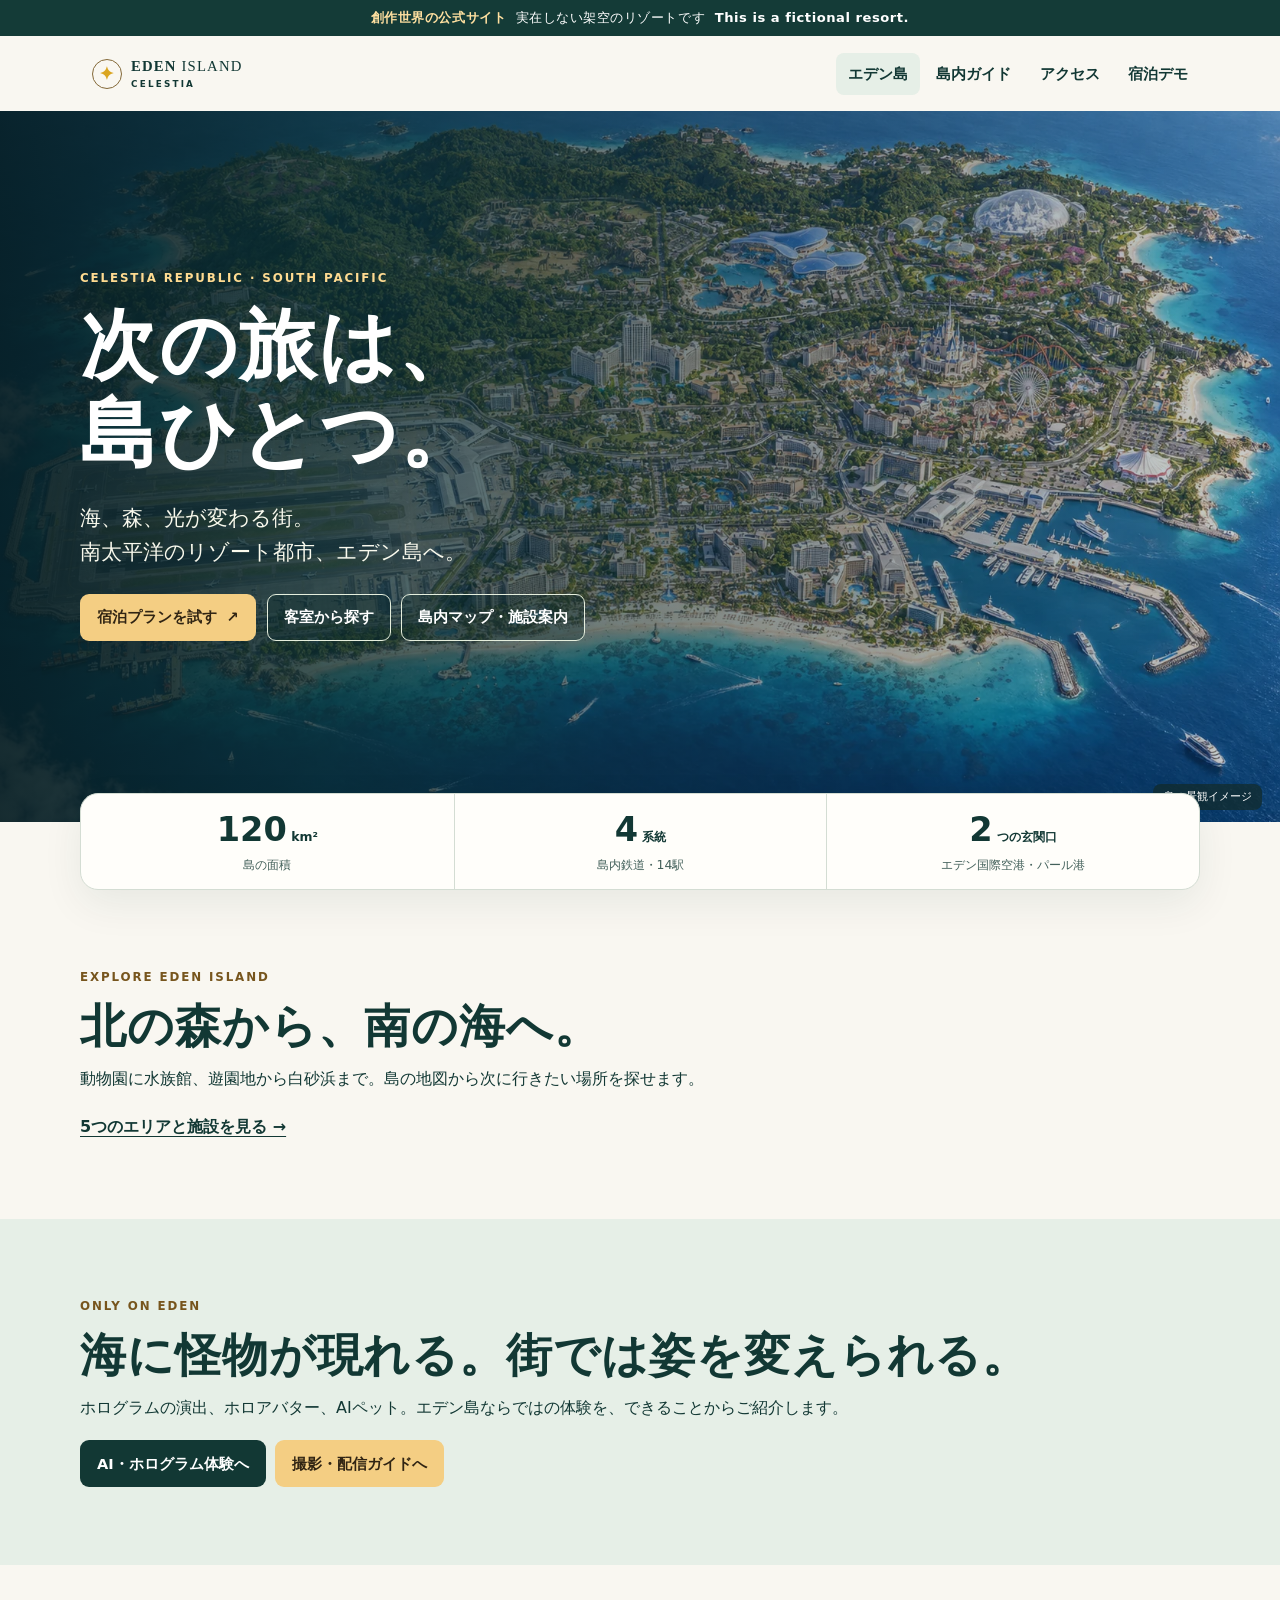
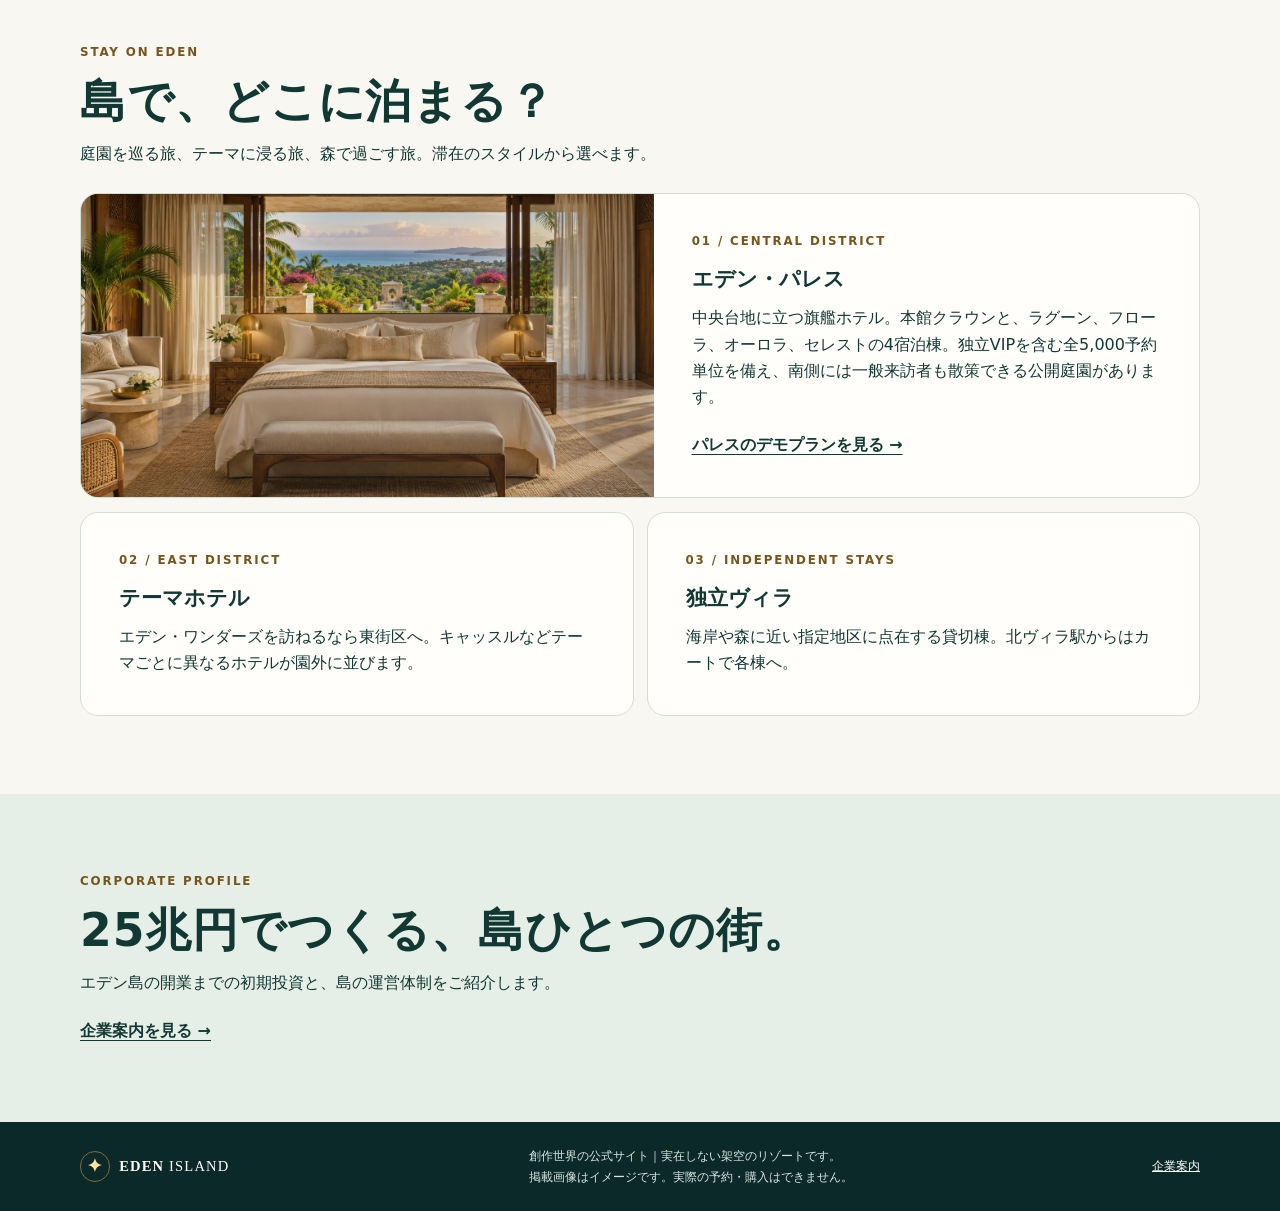
<file: index.html>
<!doctype html>
<html lang="ja"><head><meta charset="utf-8"><meta name="viewport" content="width=device-width,initial-scale=1"><meta name="color-scheme" content="light"><meta name="description" content="創作世界のエデン島。宿泊施設と交通のご案内。"><meta name="referrer" content="no-referrer"><meta http-equiv="Content-Security-Policy" content="default-src 'self'; connect-src 'none'; object-src 'none'; base-uri 'none'; form-action 'none'"><title>南太平洋のリゾート都市 | EDEN ISLAND</title><link rel="stylesheet" href="style.css"><link rel="stylesheet" href="areas.css"></head>
<body><a class="skip" href="#main">本文へ移動</a><header><div class="fiction"><strong>創作世界の公式サイト</strong><span>実在しない架空のリゾートです</span><span lang="en" class="fiction-en">This is a fictional resort.</span></div><div class="nav wrap"><a class="brand" href="index.html"><span aria-hidden="true" class="brand-mark">✦</span><span>EDEN <b>ISLAND</b><small>CELESTIA</small></span></a><nav aria-label="メインメニュー"><a href="index.html" aria-current="page">エデン島</a><a href="areas.html">島内ガイド</a><a href="access.html">アクセス</a><a href="booking.html">宿泊デモ</a></nav></div></header>
<main id="main"><section class="hero"><div class="wrap hero-copy"><div class="eyebrow light">CELESTIA REPUBLIC · SOUTH PACIFIC</div><h1>次の旅は、<br>島ひとつ。</h1><p>海、森、光が変わる街。<br>南太平洋のリゾート都市、エデン島へ。</p><div class="actions"><a class="button gold" href="booking.html">宿泊プランを試す <span aria-hidden="true">↗</span></a><a class="button outline" href="rooms.html">客室から探す</a><a class="button outline" href="areas.html">島内マップ・施設案内</a></div></div><span class="image-label">島の景観イメージ</span></section>
<div class="wrap island-stats" aria-label="エデン島の概要"><div><strong>120<span> km²</span></strong><small>島の面積</small></div><div><strong>4<span> 系統</span></strong><small>島内鉄道・14駅</small></div><div><strong>2<span> つの玄関口</span></strong><small>エデン国際空港・パール港</small></div></div>
<section class="wrap section"><p class="eyebrow">EXPLORE EDEN ISLAND</p><h2>北の森から、南の海へ。</h2><p>動物園に水族館、遊園地から白砂浜まで。島の地図から次に行きたい場所を探せます。</p><a class="text-link" href="areas.html">5つのエリアと施設を見る →</a></section><section class="tint"><div class="wrap section"><p class="eyebrow">ONLY ON EDEN</p><h2>海に怪物が現れる。街では姿を変えられる。</h2><p>ホログラムの演出、ホロアバター、AIペット。エデン島ならではの体験を、できることからご紹介します。</p><div class="area-footer-links"><a class="button ink" href="technology.html">AI・ホログラム体験へ</a><a class="button gold" href="photography.html">撮影・配信ガイドへ</a></div></div></section><section class="wrap section"><div class="section-heading"><p class="eyebrow">STAY ON EDEN</p><h2>島で、どこに泊まる？</h2><p>庭園を巡る旅、テーマに浸る旅、森で過ごす旅。滞在のスタイルから選べます。</p></div>
<div class="lodging"><div class="suite-visual" role="img" aria-label="エデン・パレスの客室イメージ"></div><div class="lodging-copy"><p class="eyebrow">01 / CENTRAL DISTRICT</p><h3>エデン・パレス</h3><p>中央台地に立つ旗艦ホテル。本館クラウンと、ラグーン、フローラ、オーロラ、セレストの4宿泊棟。独立VIPを含む全5,000予約単位を備え、南側には一般来訪者も散策できる公開庭園があります。</p><a class="text-link" href="booking.html#search">パレスのデモプランを見る →</a></div></div>
<div class="split"><article class="mini"><p class="eyebrow">02 / EAST DISTRICT</p><h3>テーマホテル</h3><p>エデン・ワンダーズを訪ねるなら東街区へ。キャッスルなどテーマごとに異なるホテルが園外に並びます。</p></article><article class="mini"><p class="eyebrow">03 / INDEPENDENT STAYS</p><h3>独立ヴィラ</h3><p>海岸や森に近い指定地区に点在する貸切棟。北ヴィラ駅からはカートで各棟へ。</p></article></div>
</section><section class="tint"><div class="wrap section"><p class="eyebrow">CORPORATE PROFILE</p><h2>25兆円でつくる、島ひとつの街。</h2><p>エデン島の開業までの初期投資と、島の運営体制をご紹介します。</p><a class="text-link" href="company.html">企業案内を見る →</a></div></section></main><footer><div class="wrap foot"><a class="brand" href="index.html"><span class="brand-mark" aria-hidden="true">✦</span><span>EDEN <b>ISLAND</b></span></a><div><p>創作世界の公式サイト｜実在しない架空のリゾートです。</p><p>掲載画像はイメージです。実際の予約・購入はできません。</p></div><a href="company.html">企業案内</a></div></footer></body></html>
</file>
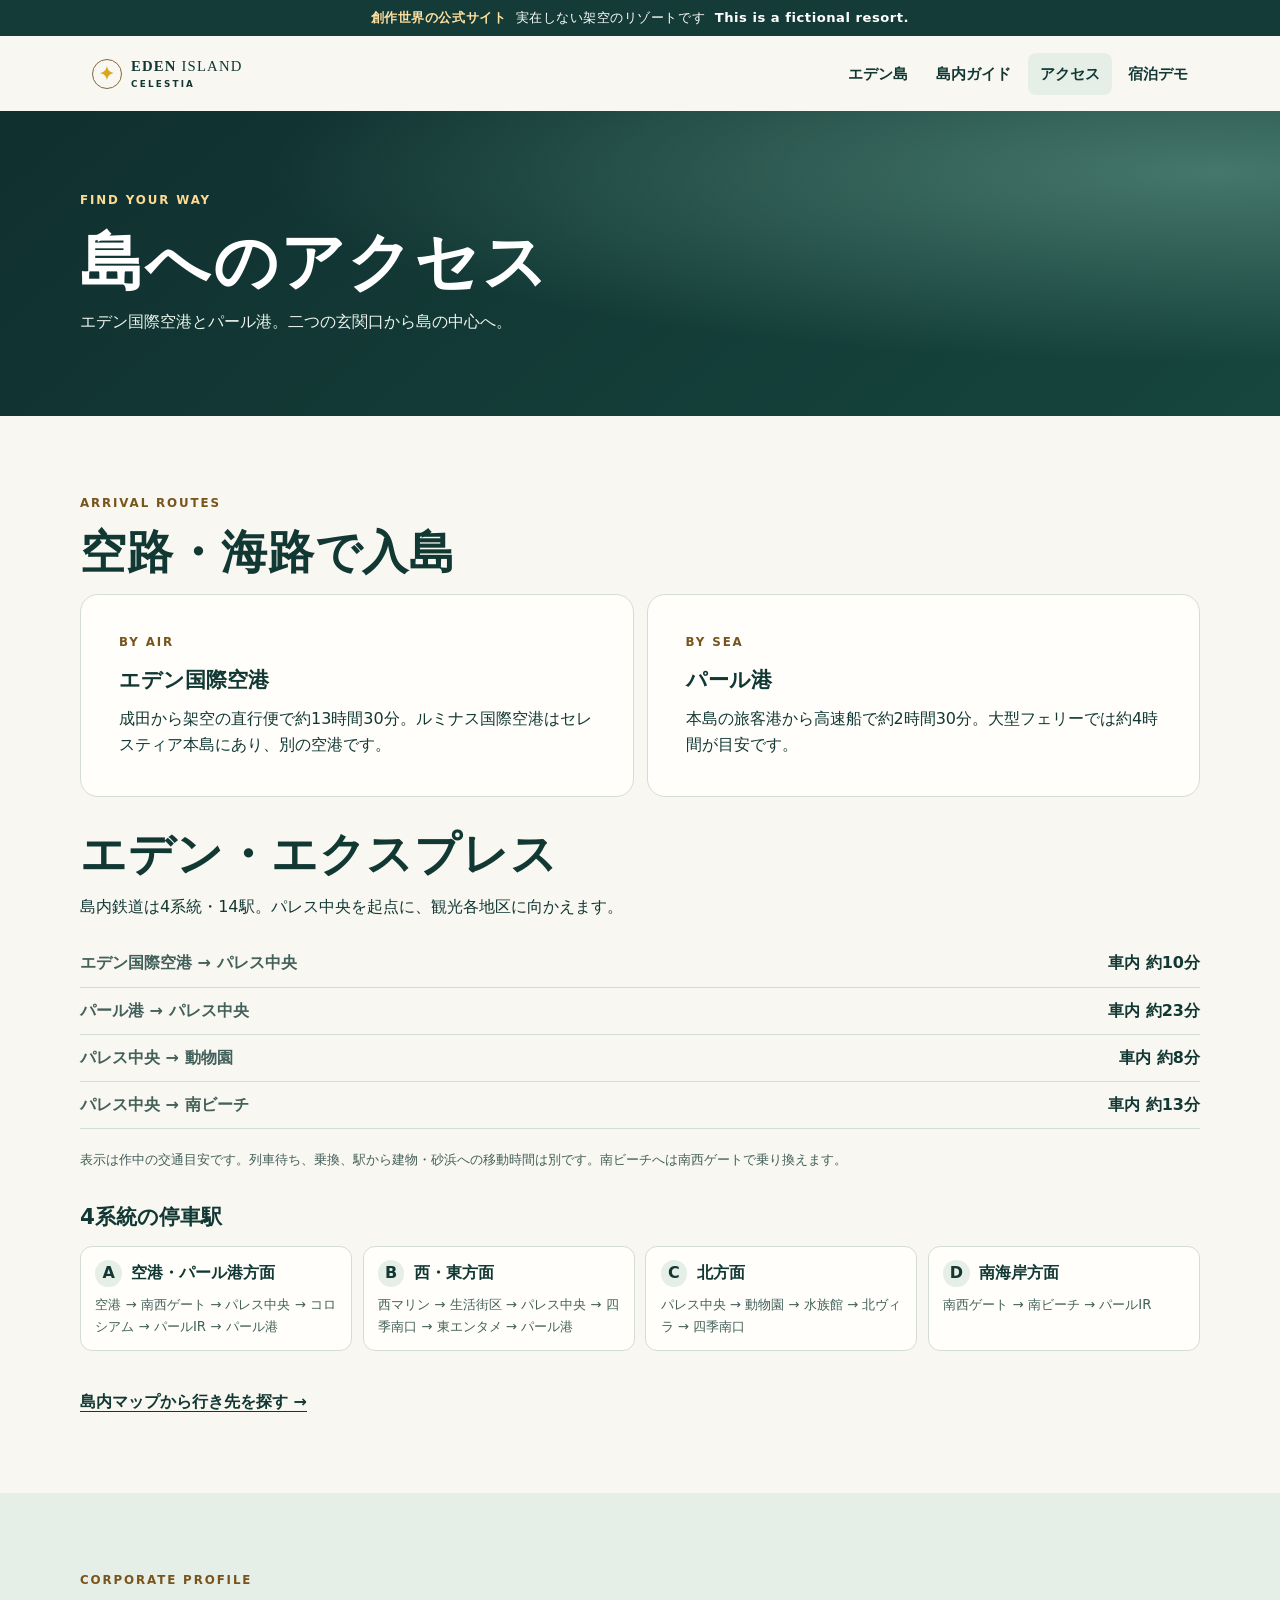
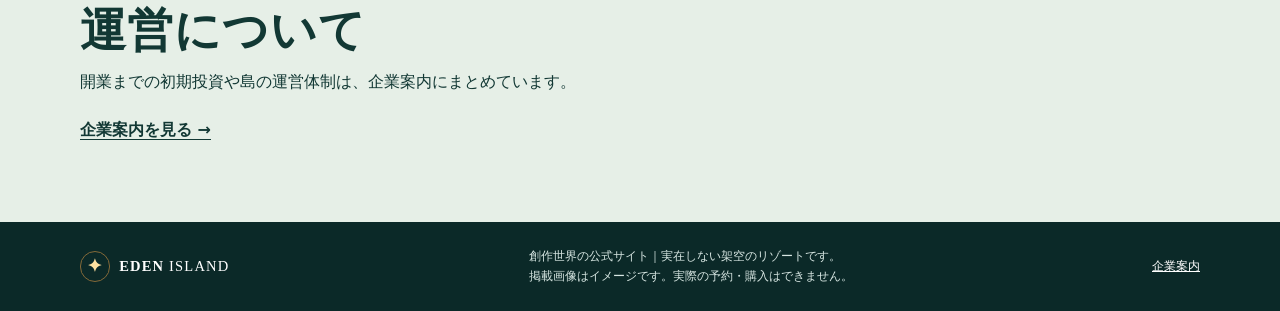
<file: access.html>
<!doctype html>
<html lang="ja"><head><meta charset="utf-8"><meta name="viewport" content="width=device-width,initial-scale=1"><meta name="color-scheme" content="light"><meta name="description" content="エデン島の玄関口と島内鉄道のご案内。"><meta name="referrer" content="no-referrer"><meta http-equiv="Content-Security-Policy" content="default-src 'self'; connect-src 'none'; object-src 'none'; base-uri 'none'; form-action 'none'"><title>島へのアクセス | EDEN ISLAND</title><link rel="stylesheet" href="style.css"><link rel="stylesheet" href="areas.css"></head>
<body><a class="skip" href="#main">本文へ移動</a><header><div class="fiction"><strong>創作世界の公式サイト</strong><span>実在しない架空のリゾートです</span><span lang="en" class="fiction-en">This is a fictional resort.</span></div><div class="nav wrap"><a class="brand" href="index.html"><span aria-hidden="true" class="brand-mark">✦</span><span>EDEN <b>ISLAND</b><small>CELESTIA</small></span></a><nav aria-label="メインメニュー"><a href="index.html">エデン島</a><a href="areas.html">島内ガイド</a><a href="access.html" aria-current="page">アクセス</a><a href="booking.html">宿泊デモ</a></nav></div></header>
<main id="main"><section class="compact"><div class="wrap"><p class="eyebrow light">FIND YOUR WAY</p><h1>島へのアクセス</h1><p>エデン国際空港とパール港。二つの玄関口から島の中心へ。</p></div></section>
<section class="wrap section"><p class="eyebrow">ARRIVAL ROUTES</p><h2>空路・海路で入島</h2><div class="split"><article class="mini"><p class="eyebrow">BY AIR</p><h3>エデン国際空港</h3><p>成田から架空の直行便で約13時間30分。ルミナス国際空港はセレスティア本島にあり、別の空港です。</p></article><article class="mini"><p class="eyebrow">BY SEA</p><h3>パール港</h3><p>本島の旅客港から高速船で約2時間30分。大型フェリーでは約4時間が目安です。</p></article></div><h2 class="subhead" id="rail">エデン・エクスプレス</h2><p>島内鉄道は4系統・14駅。パレス中央を起点に、観光各地区に向かえます。</p><dl class="rail"><div><dt>エデン国際空港 → パレス中央</dt><dd>車内 約10分</dd></div><div><dt>パール港 → パレス中央</dt><dd>車内 約23分</dd></div><div><dt>パレス中央 → 動物園</dt><dd>車内 約8分</dd></div><div><dt>パレス中央 → 南ビーチ</dt><dd>車内 約13分</dd></div></dl><p class="fine">表示は作中の交通目安です。列車待ち、乗換、駅から建物・砂浜への移動時間は別です。南ビーチへは南西ゲートで乗り換えます。</p><h3 class="subhead">4系統の停車駅</h3><dl class="route-list"><div><dt><strong>A</strong> 空港・パール港方面</dt><dd>空港 → 南西ゲート → パレス中央 → コロシアム → パールIR → パール港</dd></div><div><dt><strong>B</strong> 西・東方面</dt><dd>西マリン → 生活街区 → パレス中央 → 四季南口 → 東エンタメ → パール港</dd></div><div><dt><strong>C</strong> 北方面</dt><dd>パレス中央 → 動物園 → 水族館 → 北ヴィラ → 四季南口</dd></div><div><dt><strong>D</strong> 南海岸方面</dt><dd>南西ゲート → 南ビーチ → パールIR</dd></div></dl><a class="text-link" href="areas.html#map">島内マップから行き先を探す →</a></section>
<section class="tint" id="about"><div class="wrap section"><p class="eyebrow">CORPORATE PROFILE</p><h2>運営について</h2><p>開業までの初期投資や島の運営体制は、企業案内にまとめています。</p><a class="text-link" href="company.html">企業案内を見る →</a></div></section></main><footer><div class="wrap foot"><a class="brand" href="index.html"><span class="brand-mark" aria-hidden="true">✦</span><span>EDEN <b>ISLAND</b></span></a><div><p>創作世界の公式サイト｜実在しない架空のリゾートです。</p><p>掲載画像はイメージです。実際の予約・購入はできません。</p></div><a href="company.html">企業案内</a></div></footer></body></html>
</file>
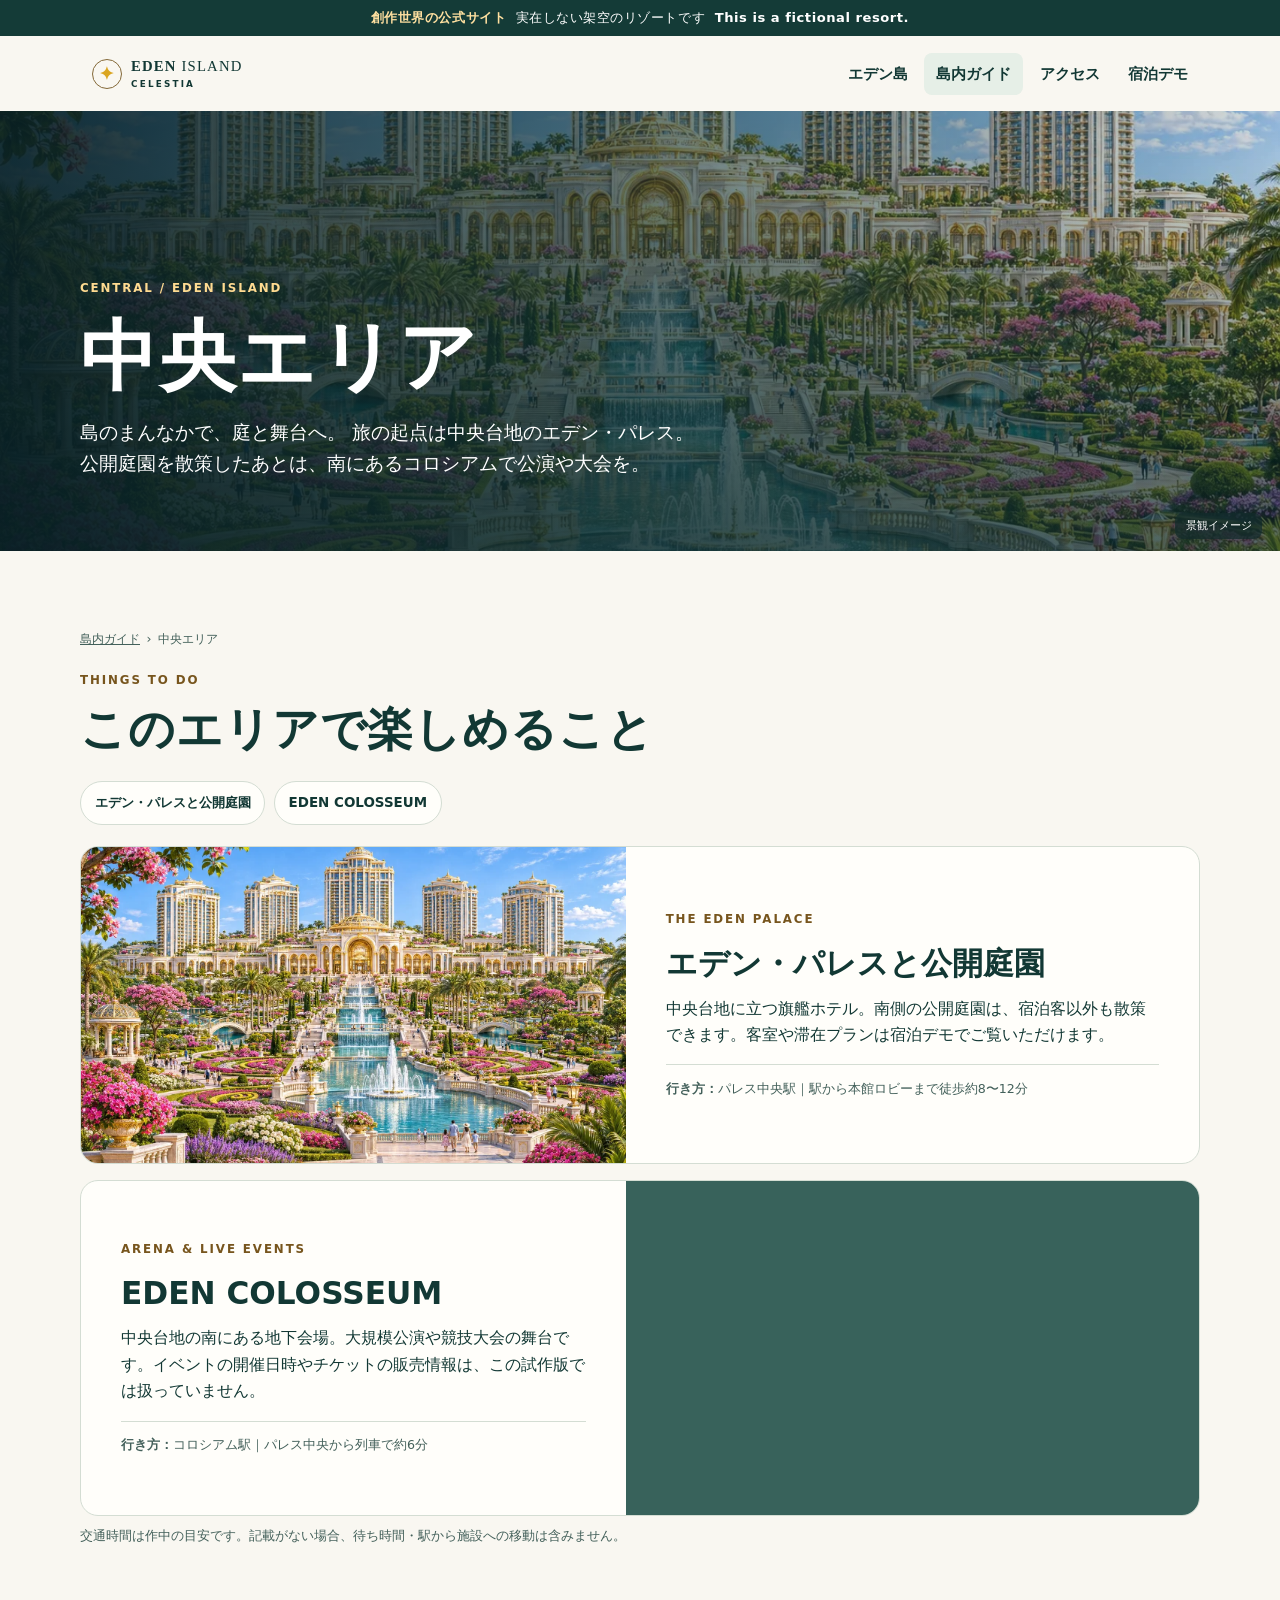
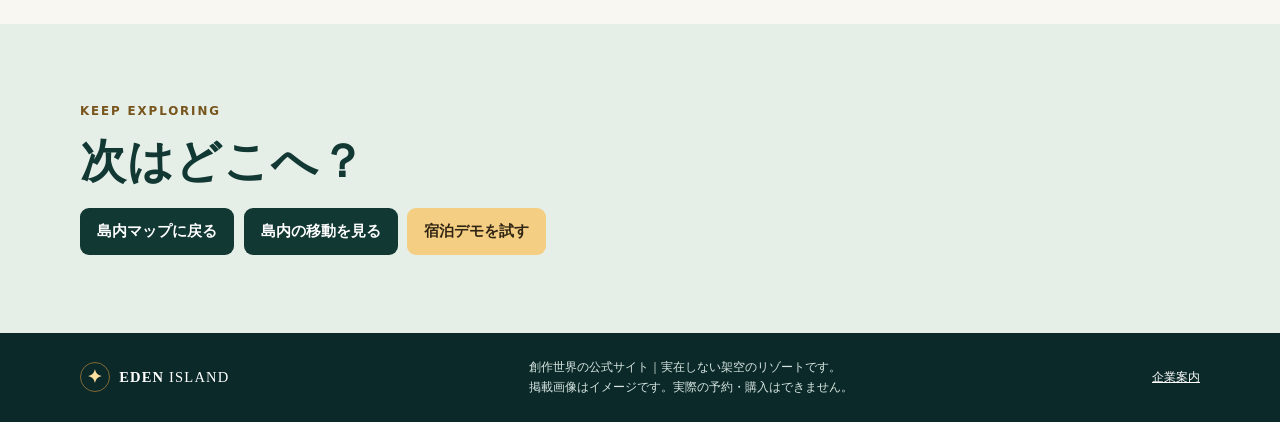
<file: area-central.html>
<!doctype html><html lang="ja"><head><meta charset="utf-8"><meta name="viewport" content="width=device-width,initial-scale=1"><meta name="description" content="旅の起点は中央台地のエデン・パレス。公開庭園を散策したあとは、南にあるコロシアムで公演や大会を。"><meta name="referrer" content="no-referrer"><meta http-equiv="Content-Security-Policy" content="default-src 'self'; connect-src 'none'; object-src 'none'; base-uri 'none'; form-action 'none'"><title>中央エリア | EDEN ISLAND</title><link rel="stylesheet" href="style.css"><link rel="stylesheet" href="areas.css"></head><body><a class="skip" href="#main">本文へ移動</a><header><div class="fiction"><strong>創作世界の公式サイト</strong><span>実在しない架空のリゾートです</span><span lang="en" class="fiction-en">This is a fictional resort.</span></div><div class="nav wrap"><a class="brand" href="index.html"><span aria-hidden="true" class="brand-mark">✦</span><span>EDEN <b>ISLAND</b><small>CELESTIA</small></span></a><nav aria-label="メインメニュー"><a href="index.html">エデン島</a><a href="areas.html" aria-current="page">島内ガイド</a><a href="access.html">アクセス</a><a href="booking.html">宿泊デモ</a></nav></div></header><main id="main"><section class="area-hero"><img src="palace.webp" alt="エデン・パレス・コロシアムのイメージ" fetchpriority="high"><div class="wrap"><p class="eyebrow light">CENTRAL / EDEN ISLAND</p><h1>中央エリア</h1><p>島のまんなかで、庭と舞台へ。 旅の起点は中央台地のエデン・パレス。公開庭園を散策したあとは、南にあるコロシアムで公演や大会を。</p></div><span class="image-label">景観イメージ</span></section><section class="section wrap"><div class="trail"><a href="areas.html#map">島内ガイド</a><span aria-hidden="true">›</span><span>中央エリア</span></div><p class="eyebrow">THINGS TO DO</p><h2>このエリアで楽しめること</h2><div class="feature-links" aria-label="施設の目次"><a href="#palace">エデン・パレスと公開庭園</a><a href="#colosseum">EDEN COLOSSEUM</a></div><div class="feature-list"><article class="feature" id="palace"><figure><img src="palace.webp" alt="中央台地に建つエデン・パレス" loading="lazy" decoding="async"></figure><div class="copy"><p class="eyebrow">THE EDEN PALACE</p><h3>エデン・パレスと公開庭園</h3><p>中央台地に立つ旗艦ホテル。南側の公開庭園は、宿泊客以外も散策できます。客室や滞在プランは宿泊デモでご覧いただけます。</p><p class="arrival"><strong>行き方：</strong>パレス中央駅｜駅から本館ロビーまで徒歩約8〜12分</p></div></article><article class="feature" id="colosseum"><figure><img src="arena.webp" alt="コロシアムの演出イメージ" loading="lazy" decoding="async"></figure><div class="copy"><p class="eyebrow">ARENA & LIVE EVENTS</p><h3>EDEN COLOSSEUM</h3><p>中央台地の南にある地下会場。大規模公演や競技大会の舞台です。イベントの開催日時やチケットの販売情報は、この試作版では扱っていません。</p><p class="arrival"><strong>行き方：</strong>コロシアム駅｜パレス中央から列車で約6分</p></div></article></div><p class="fine">交通時間は作中の目安です。記載がない場合、待ち時間・駅から施設への移動は含みません。</p></section><section class="tint"><div class="wrap section"><p class="eyebrow">KEEP EXPLORING</p><h2>次はどこへ？</h2><div class="area-footer-links"><a class="button ink" href="areas.html#map">島内マップに戻る</a><a class="button ink" href="access.html#rail">島内の移動を見る</a><a class="button gold" href="booking.html">宿泊デモを試す</a></div></div></section></main><footer><div class="wrap foot"><a class="brand" href="index.html"><span class="brand-mark" aria-hidden="true">✦</span><span>EDEN <b>ISLAND</b></span></a><div><p>創作世界の公式サイト｜実在しない架空のリゾートです。</p><p>掲載画像はイメージです。実際の予約・購入はできません。</p></div><a href="company.html">企業案内</a></div></footer></body></html>
</file>
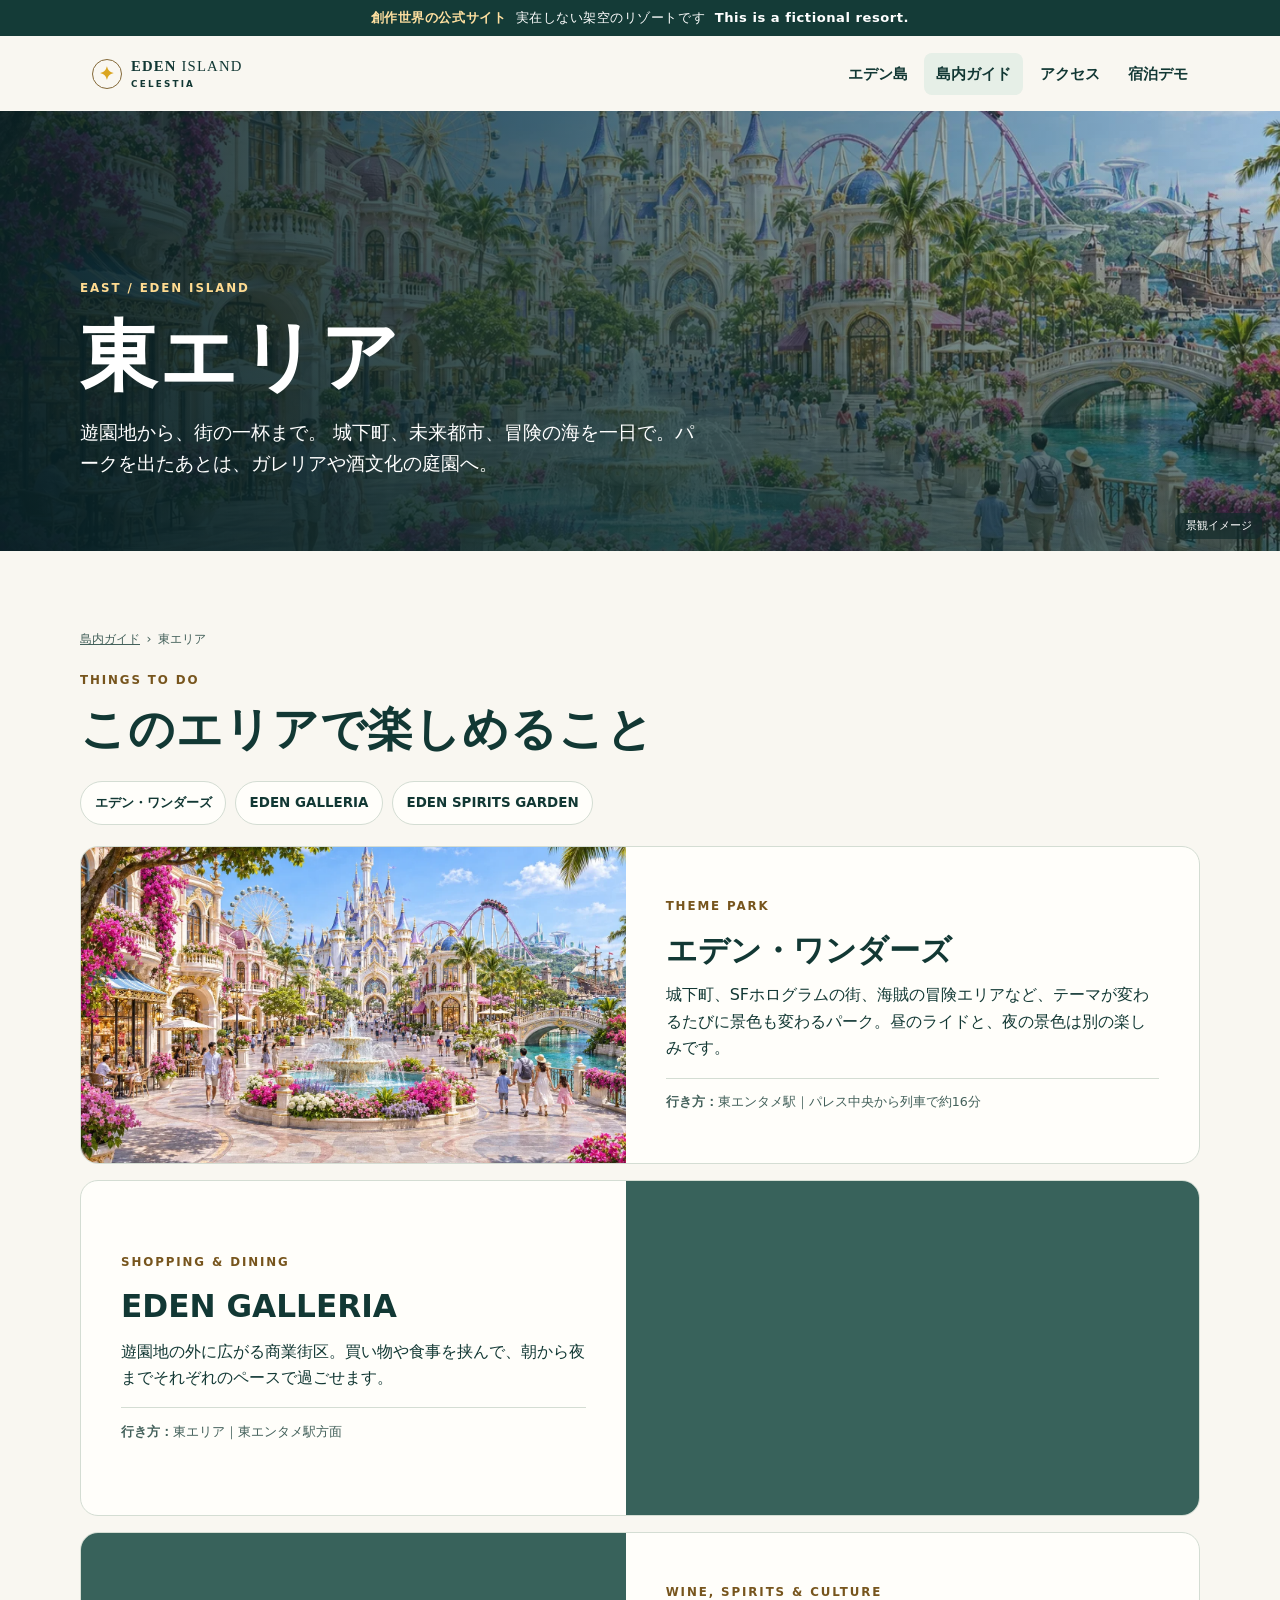
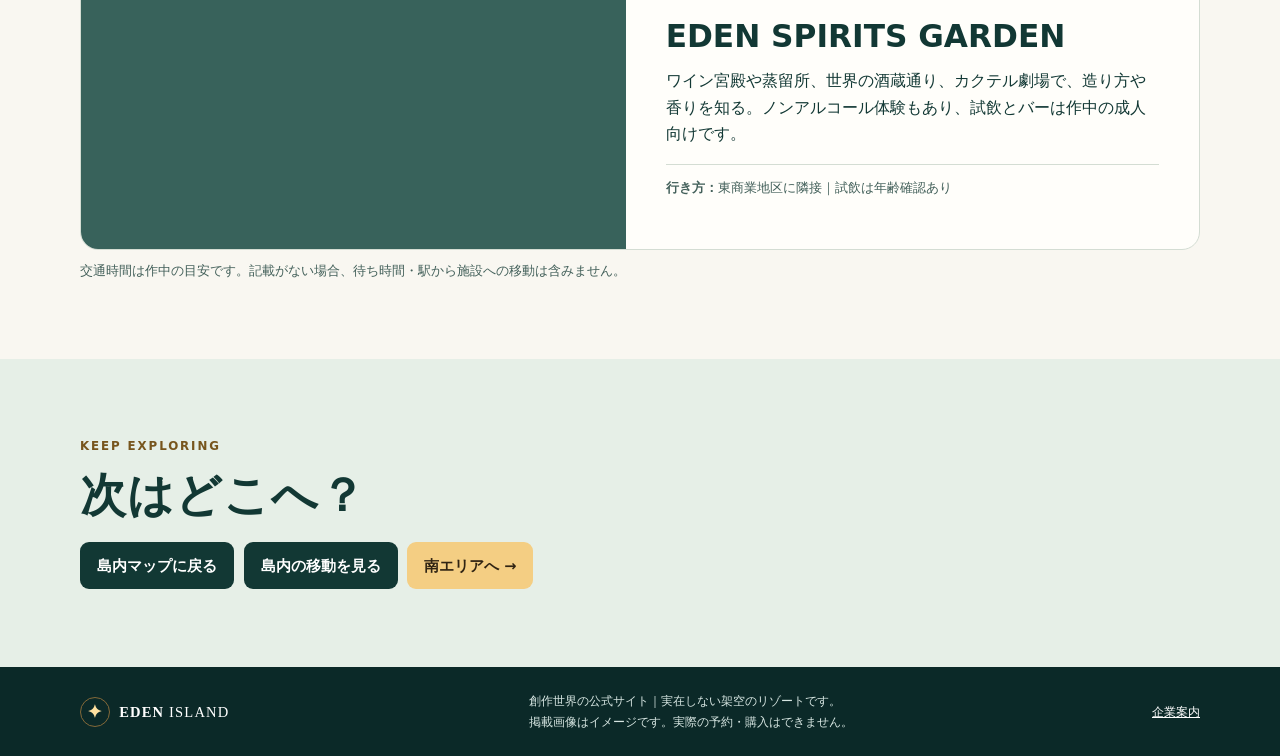
<file: area-east.html>
<!doctype html><html lang="ja"><head><meta charset="utf-8"><meta name="viewport" content="width=device-width,initial-scale=1"><meta name="description" content="城下町、未来都市、冒険の海を一日で。パークを出たあとは、ガレリアや酒文化の庭園へ。"><meta name="referrer" content="no-referrer"><meta http-equiv="Content-Security-Policy" content="default-src 'self'; connect-src 'none'; object-src 'none'; base-uri 'none'; form-action 'none'"><title>東エリア | EDEN ISLAND</title><link rel="stylesheet" href="style.css"><link rel="stylesheet" href="areas.css"></head><body><a class="skip" href="#main">本文へ移動</a><header><div class="fiction"><strong>創作世界の公式サイト</strong><span>実在しない架空のリゾートです</span><span lang="en" class="fiction-en">This is a fictional resort.</span></div><div class="nav wrap"><a class="brand" href="index.html"><span aria-hidden="true" class="brand-mark">✦</span><span>EDEN <b>ISLAND</b><small>CELESTIA</small></span></a><nav aria-label="メインメニュー"><a href="index.html">エデン島</a><a href="areas.html" aria-current="page">島内ガイド</a><a href="access.html">アクセス</a><a href="booking.html">宿泊デモ</a></nav></div></header><main id="main"><section class="area-hero"><img src="amusement.webp" alt="遊園地・買い物・酒文化のイメージ" fetchpriority="high"><div class="wrap"><p class="eyebrow light">EAST / EDEN ISLAND</p><h1>東エリア</h1><p>遊園地から、街の一杯まで。 城下町、未来都市、冒険の海を一日で。パークを出たあとは、ガレリアや酒文化の庭園へ。</p></div><span class="image-label">景観イメージ</span></section><section class="section wrap"><div class="trail"><a href="areas.html#map">島内ガイド</a><span aria-hidden="true">›</span><span>東エリア</span></div><p class="eyebrow">THINGS TO DO</p><h2>このエリアで楽しめること</h2><div class="feature-links" aria-label="施設の目次"><a href="#wonders">エデン・ワンダーズ</a><a href="#galleria">EDEN GALLERIA</a><a href="#spirits">EDEN SPIRITS GARDEN</a></div><div class="feature-list"><article class="feature" id="wonders"><figure><img src="amusement.webp" alt="夕暮れのエデン・ワンダーズ" loading="lazy" decoding="async"></figure><div class="copy"><p class="eyebrow">THEME PARK</p><h3>エデン・ワンダーズ</h3><p>城下町、SFホログラムの街、海賊の冒険エリアなど、テーマが変わるたびに景色も変わるパーク。昼のライドと、夜の景色は別の楽しみです。</p><p class="arrival"><strong>行き方：</strong>東エンタメ駅｜パレス中央から列車で約16分</p></div></article><article class="feature" id="galleria"><figure><img src="galleria.webp" alt="照明に彩られた商業施設ガレリア" loading="lazy" decoding="async"></figure><div class="copy"><p class="eyebrow">SHOPPING & DINING</p><h3>EDEN GALLERIA</h3><p>遊園地の外に広がる商業街区。買い物や食事を挟んで、朝から夜までそれぞれのペースで過ごせます。</p><p class="arrival"><strong>行き方：</strong>東エリア｜東エンタメ駅方面</p></div></article><article class="feature" id="spirits"><figure><img src="spirits.webp" alt="酒文化施設の庭園と温室風のパビリオン" loading="lazy" decoding="async"></figure><div class="copy"><p class="eyebrow">WINE, SPIRITS & CULTURE</p><h3>EDEN SPIRITS GARDEN</h3><p>ワイン宮殿や蒸留所、世界の酒蔵通り、カクテル劇場で、造り方や香りを知る。ノンアルコール体験もあり、試飲とバーは作中の成人向けです。</p><p class="arrival"><strong>行き方：</strong>東商業地区に隣接｜試飲は年齢確認あり</p></div></article></div><p class="fine">交通時間は作中の目安です。記載がない場合、待ち時間・駅から施設への移動は含みません。</p></section><section class="tint"><div class="wrap section"><p class="eyebrow">KEEP EXPLORING</p><h2>次はどこへ？</h2><div class="area-footer-links"><a class="button ink" href="areas.html#map">島内マップに戻る</a><a class="button ink" href="access.html#rail">島内の移動を見る</a><a class="button gold" href="area-south.html">南エリアへ →</a></div></div></section></main><footer><div class="wrap foot"><a class="brand" href="index.html"><span class="brand-mark" aria-hidden="true">✦</span><span>EDEN <b>ISLAND</b></span></a><div><p>創作世界の公式サイト｜実在しない架空のリゾートです。</p><p>掲載画像はイメージです。実際の予約・購入はできません。</p></div><a href="company.html">企業案内</a></div></footer></body></html>
</file>
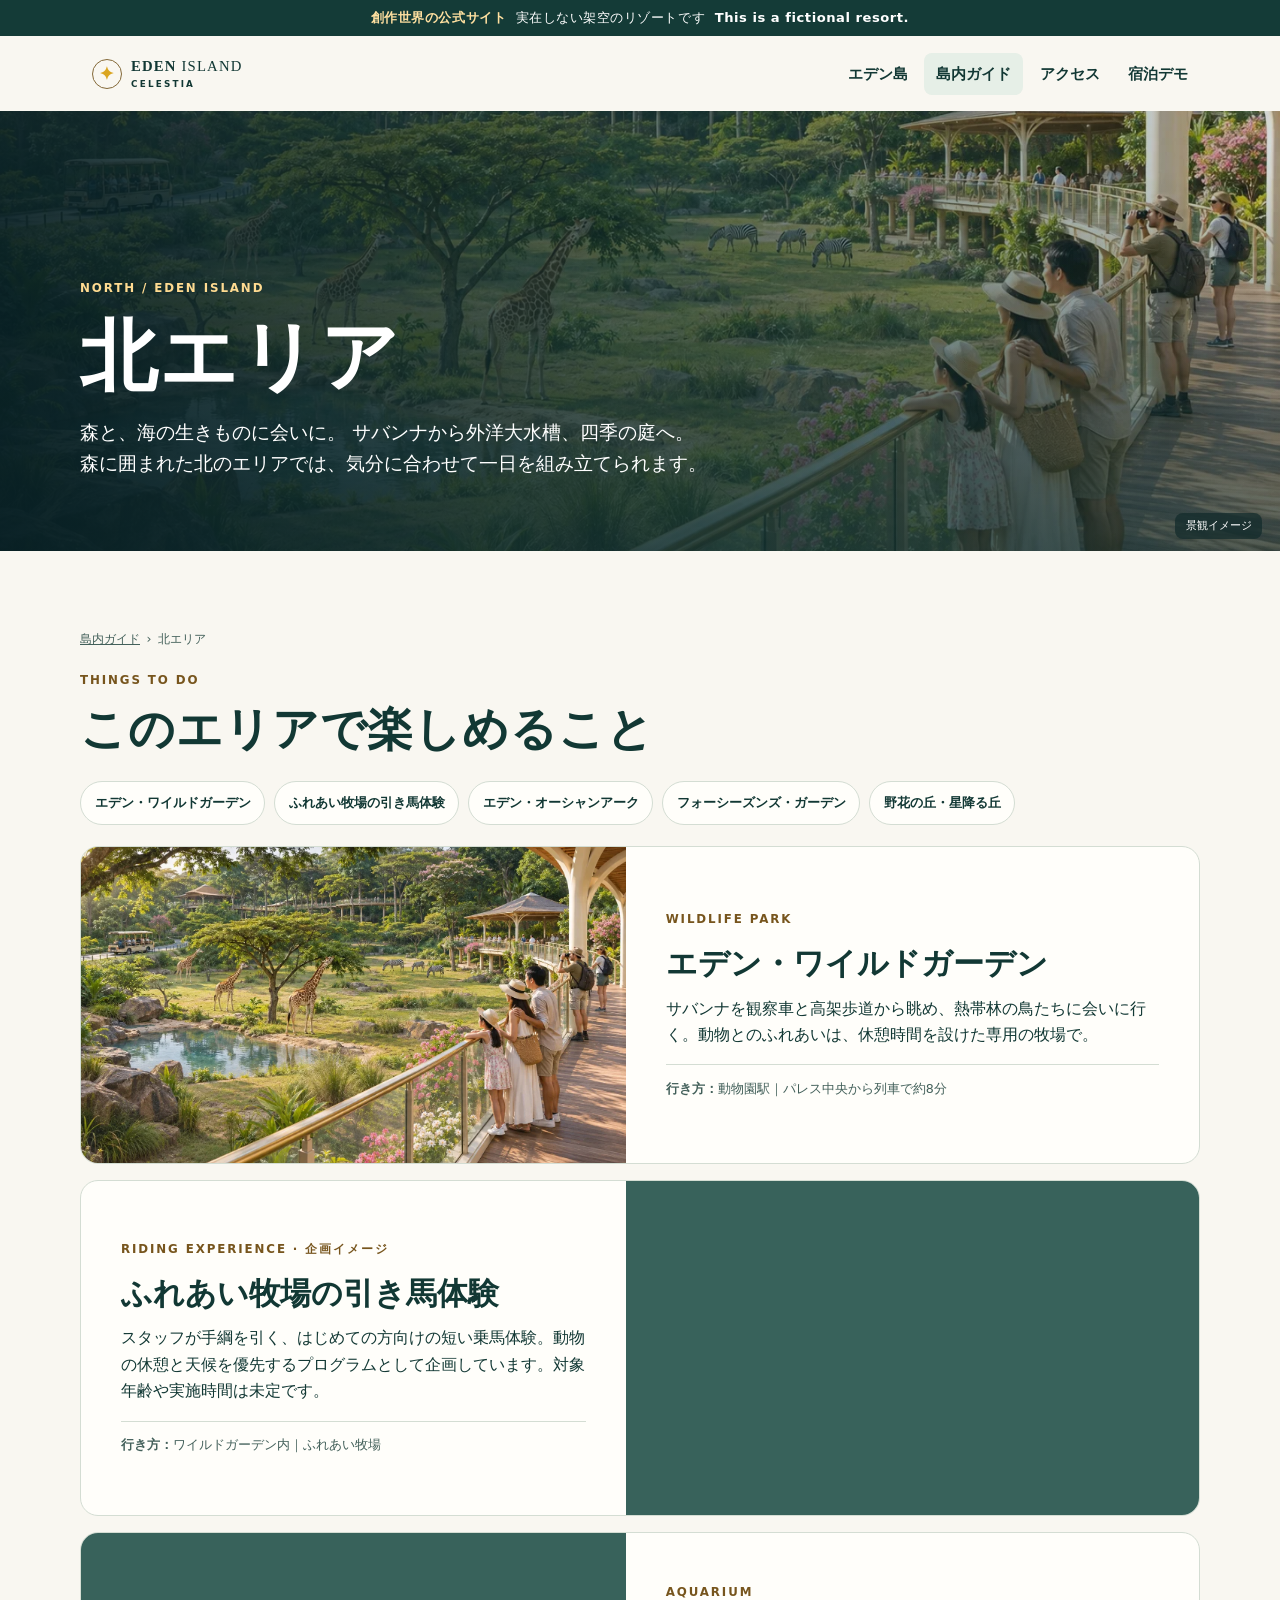
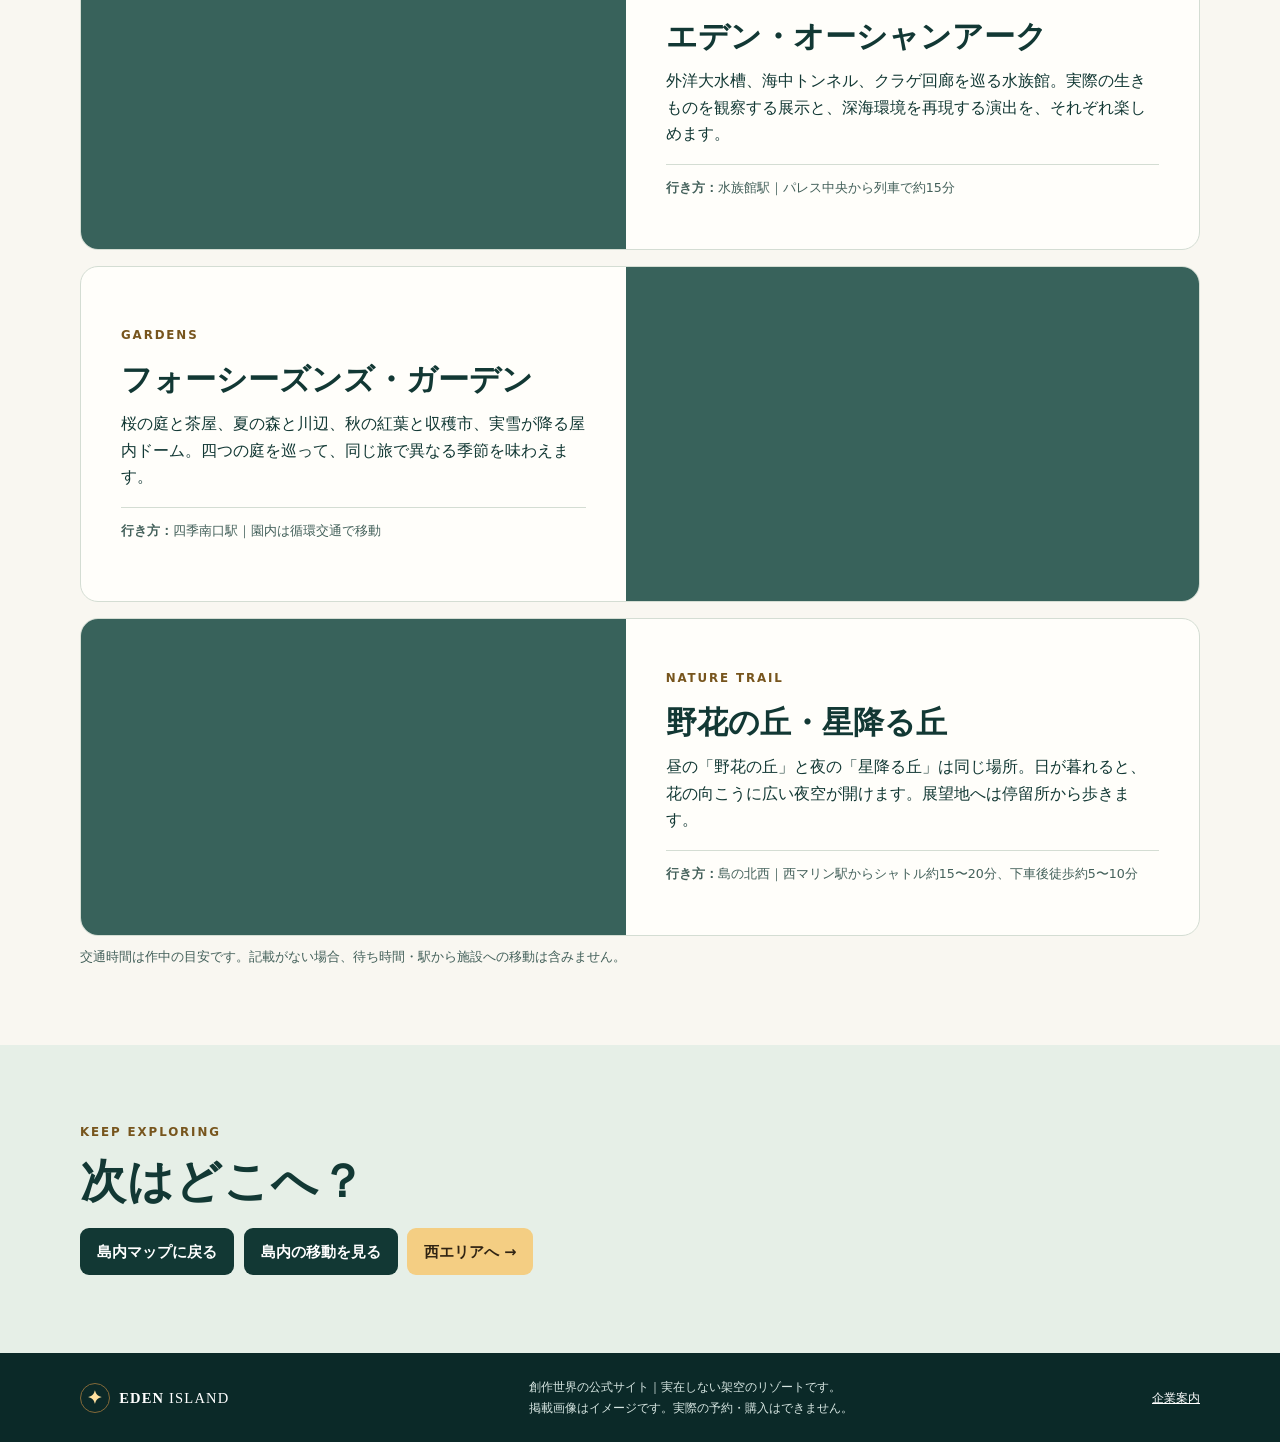
<file: area-north.html>
<!doctype html><html lang="ja"><head><meta charset="utf-8"><meta name="viewport" content="width=device-width,initial-scale=1"><meta name="description" content="サバンナから外洋大水槽、四季の庭へ。森に囲まれた北のエリアでは、気分に合わせて一日を組み立てられます。"><meta name="referrer" content="no-referrer"><meta http-equiv="Content-Security-Policy" content="default-src 'self'; connect-src 'none'; object-src 'none'; base-uri 'none'; form-action 'none'"><title>北エリア | EDEN ISLAND</title><link rel="stylesheet" href="style.css"><link rel="stylesheet" href="areas.css"></head><body><a class="skip" href="#main">本文へ移動</a><header><div class="fiction"><strong>創作世界の公式サイト</strong><span>実在しない架空のリゾートです</span><span lang="en" class="fiction-en">This is a fictional resort.</span></div><div class="nav wrap"><a class="brand" href="index.html"><span aria-hidden="true" class="brand-mark">✦</span><span>EDEN <b>ISLAND</b><small>CELESTIA</small></span></a><nav aria-label="メインメニュー"><a href="index.html">エデン島</a><a href="areas.html" aria-current="page">島内ガイド</a><a href="access.html">アクセス</a><a href="booking.html">宿泊デモ</a></nav></div></header><main id="main"><section class="area-hero"><img src="zoo.webp" alt="動物園・水族館・四季の庭のイメージ" fetchpriority="high"><div class="wrap"><p class="eyebrow light">NORTH / EDEN ISLAND</p><h1>北エリア</h1><p>森と、海の生きものに会いに。 サバンナから外洋大水槽、四季の庭へ。森に囲まれた北のエリアでは、気分に合わせて一日を組み立てられます。</p></div><span class="image-label">景観イメージ</span></section><section class="section wrap"><div class="trail"><a href="areas.html#map">島内ガイド</a><span aria-hidden="true">›</span><span>北エリア</span></div><p class="eyebrow">THINGS TO DO</p><h2>このエリアで楽しめること</h2><div class="feature-links" aria-label="施設の目次"><a href="#zoo">エデン・ワイルドガーデン</a><a href="#riding">ふれあい牧場の引き馬体験</a><a href="#aquarium">エデン・オーシャンアーク</a><a href="#seasons">フォーシーズンズ・ガーデン</a><a href="#hill">野花の丘・星降る丘</a></div><div class="feature-list"><article class="feature" id="zoo"><figure><img src="zoo.webp" alt="緑豊かな敷地に広がる動物園" loading="lazy" decoding="async"></figure><div class="copy"><p class="eyebrow">WILDLIFE PARK</p><h3>エデン・ワイルドガーデン</h3><p>サバンナを観察車と高架歩道から眺め、熱帯林の鳥たちに会いに行く。動物とのふれあいは、休憩時間を設けた専用の牧場で。</p><p class="arrival"><strong>行き方：</strong>動物園駅｜パレス中央から列車で約8分</p></div></article><article class="feature" id="riding"><figure><img src="riding.webp" alt="緑豊かな牧場での引き馬体験のイメージ" loading="lazy" decoding="async"></figure><div class="copy"><p class="eyebrow">RIDING EXPERIENCE · 企画イメージ</p><h3>ふれあい牧場の引き馬体験</h3><p>スタッフが手綱を引く、はじめての方向けの短い乗馬体験。動物の休憩と天候を優先するプログラムとして企画しています。対象年齢や実施時間は未定です。</p><p class="arrival"><strong>行き方：</strong>ワイルドガーデン内｜ふれあい牧場</p></div></article><article class="feature" id="aquarium"><figure><img src="aquarium.webp" alt="青い外洋大水槽" loading="lazy" decoding="async"></figure><div class="copy"><p class="eyebrow">AQUARIUM</p><h3>エデン・オーシャンアーク</h3><p>外洋大水槽、海中トンネル、クラゲ回廊を巡る水族館。実際の生きものを観察する展示と、深海環境を再現する演出を、それぞれ楽しめます。</p><p class="arrival"><strong>行き方：</strong>水族館駅｜パレス中央から列車で約15分</p></div></article><article class="feature" id="seasons"><figure><img src="seasons.webp" alt="桜が咲く庭園" loading="lazy" decoding="async"></figure><div class="copy"><p class="eyebrow">GARDENS</p><h3>フォーシーズンズ・ガーデン</h3><p>桜の庭と茶屋、夏の森と川辺、秋の紅葉と収穫市、実雪が降る屋内ドーム。四つの庭を巡って、同じ旅で異なる季節を味わえます。</p><p class="arrival"><strong>行き方：</strong>四季南口駅｜園内は循環交通で移動</p></div></article><article class="feature" id="hill"><figure><img src="wildflowers.webp" alt="野花が咲くなだらかな丘" loading="lazy" decoding="async"></figure><div class="copy"><p class="eyebrow">NATURE TRAIL</p><h3>野花の丘・星降る丘</h3><p>昼の「野花の丘」と夜の「星降る丘」は同じ場所。日が暮れると、花の向こうに広い夜空が開けます。展望地へは停留所から歩きます。</p><p class="arrival"><strong>行き方：</strong>島の北西｜西マリン駅からシャトル約15〜20分、下車後徒歩約5〜10分</p></div></article></div><p class="fine">交通時間は作中の目安です。記載がない場合、待ち時間・駅から施設への移動は含みません。</p></section><section class="tint"><div class="wrap section"><p class="eyebrow">KEEP EXPLORING</p><h2>次はどこへ？</h2><div class="area-footer-links"><a class="button ink" href="areas.html#map">島内マップに戻る</a><a class="button ink" href="access.html#rail">島内の移動を見る</a><a class="button gold" href="area-west.html">西エリアへ →</a></div></div></section></main><footer><div class="wrap foot"><a class="brand" href="index.html"><span class="brand-mark" aria-hidden="true">✦</span><span>EDEN <b>ISLAND</b></span></a><div><p>創作世界の公式サイト｜実在しない架空のリゾートです。</p><p>掲載画像はイメージです。実際の予約・購入はできません。</p></div><a href="company.html">企業案内</a></div></footer></body></html>
</file>
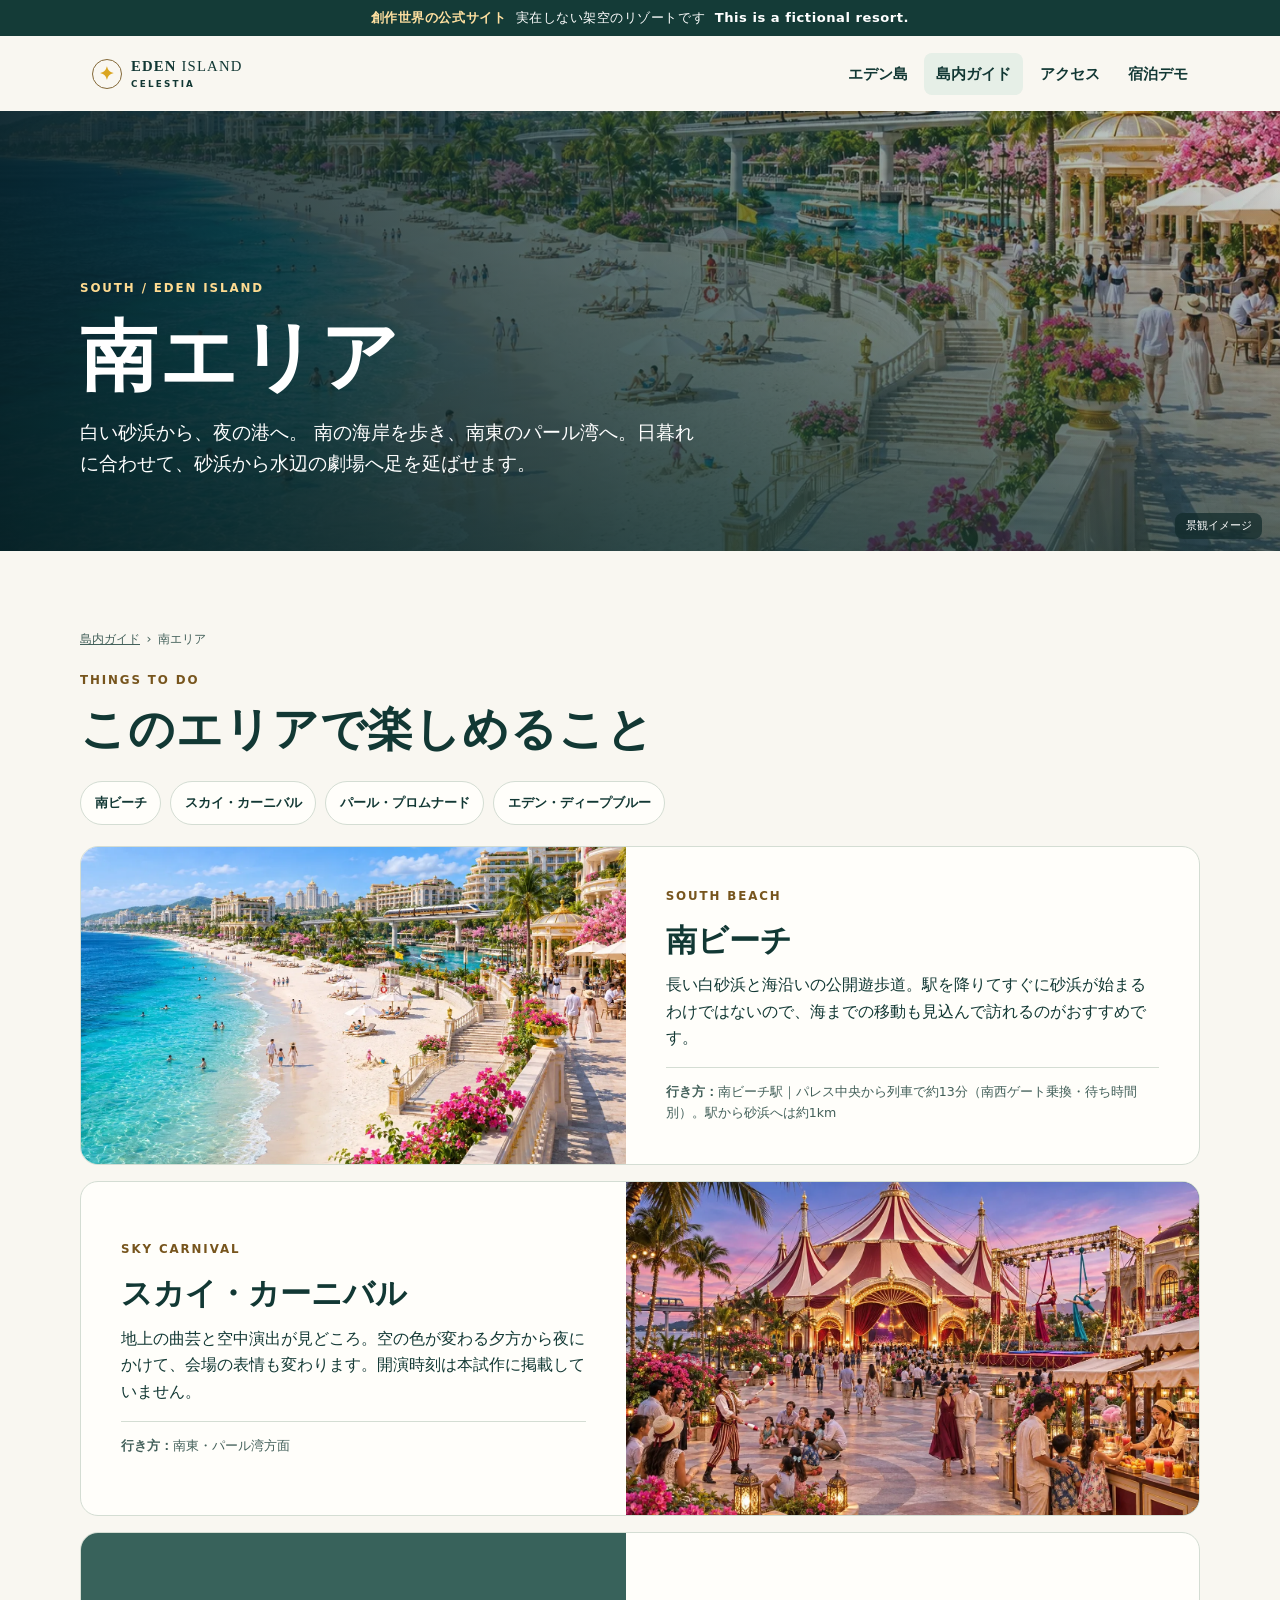
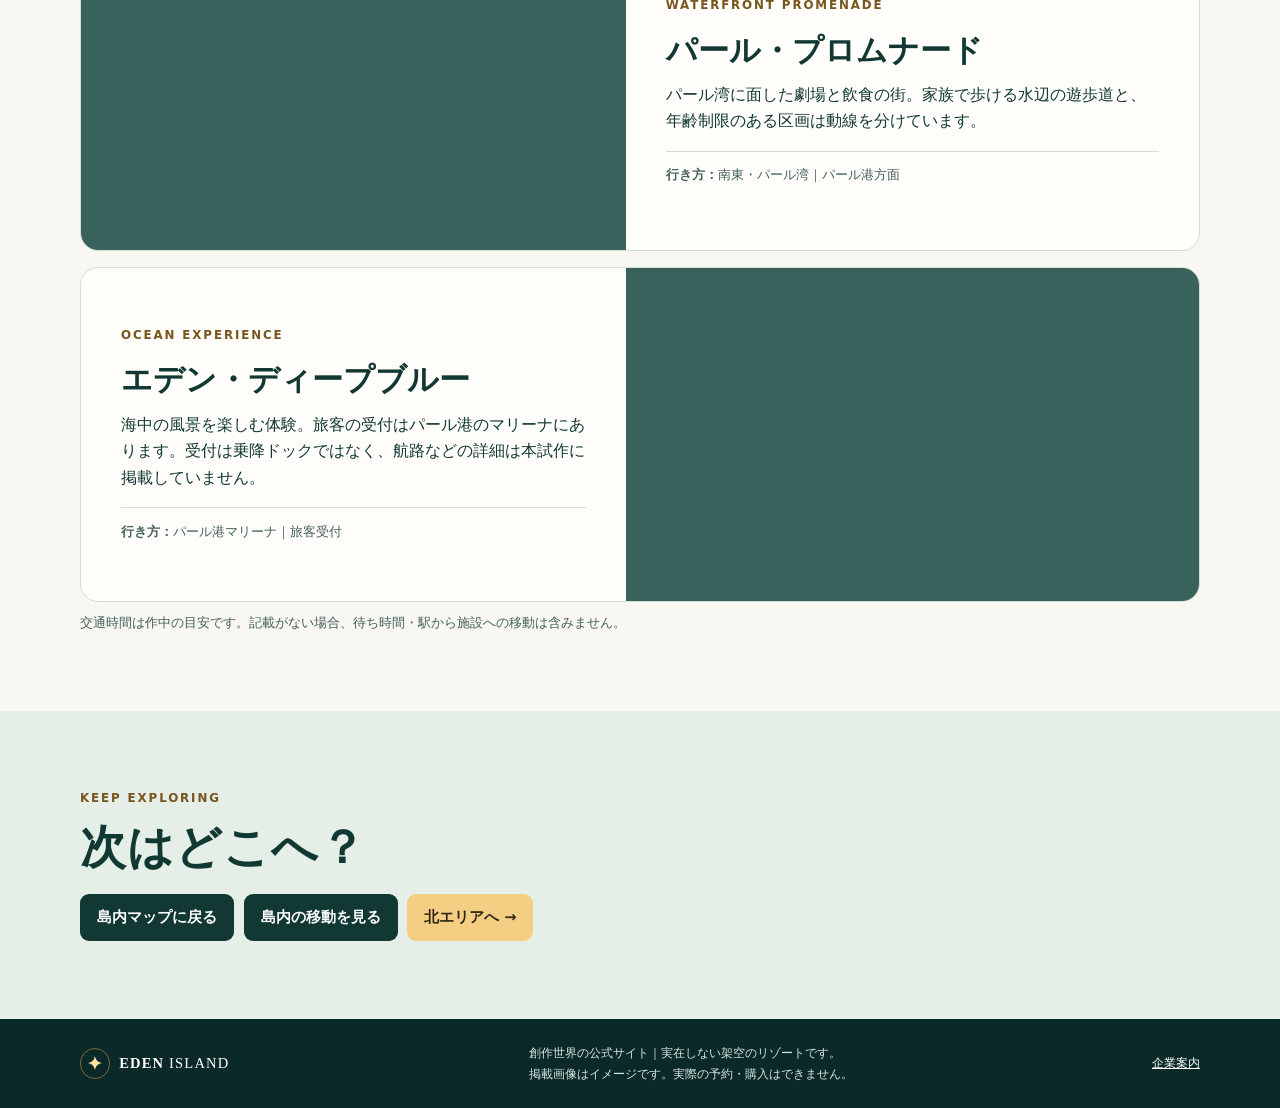
<file: area-south.html>
<!doctype html><html lang="ja"><head><meta charset="utf-8"><meta name="viewport" content="width=device-width,initial-scale=1"><meta name="description" content="南の海岸を歩き、南東のパール湾へ。日暮れに合わせて、砂浜から水辺の劇場へ足を延ばせます。"><meta name="referrer" content="no-referrer"><meta http-equiv="Content-Security-Policy" content="default-src 'self'; connect-src 'none'; object-src 'none'; base-uri 'none'; form-action 'none'"><title>南エリア | EDEN ISLAND</title><link rel="stylesheet" href="style.css"><link rel="stylesheet" href="areas.css"></head><body><a class="skip" href="#main">本文へ移動</a><header><div class="fiction"><strong>創作世界の公式サイト</strong><span>実在しない架空のリゾートです</span><span lang="en" class="fiction-en">This is a fictional resort.</span></div><div class="nav wrap"><a class="brand" href="index.html"><span aria-hidden="true" class="brand-mark">✦</span><span>EDEN <b>ISLAND</b><small>CELESTIA</small></span></a><nav aria-label="メインメニュー"><a href="index.html">エデン島</a><a href="areas.html" aria-current="page">島内ガイド</a><a href="access.html">アクセス</a><a href="booking.html">宿泊デモ</a></nav></div></header><main id="main"><section class="area-hero"><img src="south-beach.webp" alt="白砂のビーチ・劇場・パール港のイメージ" fetchpriority="high"><div class="wrap"><p class="eyebrow light">SOUTH / EDEN ISLAND</p><h1>南エリア</h1><p>白い砂浜から、夜の港へ。 南の海岸を歩き、南東のパール湾へ。日暮れに合わせて、砂浜から水辺の劇場へ足を延ばせます。</p></div><span class="image-label">景観イメージ</span></section><section class="section wrap"><div class="trail"><a href="areas.html#map">島内ガイド</a><span aria-hidden="true">›</span><span>南エリア</span></div><p class="eyebrow">THINGS TO DO</p><h2>このエリアで楽しめること</h2><div class="feature-links" aria-label="施設の目次"><a href="#beach">南ビーチ</a><a href="#sky">スカイ・カーニバル</a><a href="#promenade">パール・プロムナード</a><a href="#deep-blue">エデン・ディープブルー</a></div><div class="feature-list"><article class="feature" id="beach"><figure><img src="south-beach.webp" alt="海に沿って広がる南の白砂浜" loading="lazy" decoding="async"></figure><div class="copy"><p class="eyebrow">SOUTH BEACH</p><h3>南ビーチ</h3><p>長い白砂浜と海沿いの公開遊歩道。駅を降りてすぐに砂浜が始まるわけではないので、海までの移動も見込んで訪れるのがおすすめです。</p><p class="arrival"><strong>行き方：</strong>南ビーチ駅｜パレス中央から列車で約13分（南西ゲート乗換・待ち時間別）。駅から砂浜へは約1km</p></div></article><article class="feature" id="sky"><figure><img src="sky.webp" alt="夕暮れのカーニバル会場" loading="lazy" decoding="async"></figure><div class="copy"><p class="eyebrow">SKY CARNIVAL</p><h3>スカイ・カーニバル</h3><p>地上の曲芸と空中演出が見どころ。空の色が変わる夕方から夜にかけて、会場の表情も変わります。開演時刻は本試作に掲載していません。</p><p class="arrival"><strong>行き方：</strong>南東・パール湾方面</p></div></article><article class="feature" id="promenade"><figure><img src="promenade.webp" alt="劇場が並ぶパール湾の夜景" loading="lazy" decoding="async"></figure><div class="copy"><p class="eyebrow">WATERFRONT PROMENADE</p><h3>パール・プロムナード</h3><p>パール湾に面した劇場と飲食の街。家族で歩ける水辺の遊歩道と、年齢制限のある区画は動線を分けています。</p><p class="arrival"><strong>行き方：</strong>南東・パール湾｜パール港方面</p></div></article><article class="feature" id="deep-blue"><figure><img src="deep-blue.webp" alt="海中を眺めるディープブルーのラウンジ" loading="lazy" decoding="async"></figure><div class="copy"><p class="eyebrow">OCEAN EXPERIENCE</p><h3>エデン・ディープブルー</h3><p>海中の風景を楽しむ体験。旅客の受付はパール港のマリーナにあります。受付は乗降ドックではなく、航路などの詳細は本試作に掲載していません。</p><p class="arrival"><strong>行き方：</strong>パール港マリーナ｜旅客受付</p></div></article></div><p class="fine">交通時間は作中の目安です。記載がない場合、待ち時間・駅から施設への移動は含みません。</p></section><section class="tint"><div class="wrap section"><p class="eyebrow">KEEP EXPLORING</p><h2>次はどこへ？</h2><div class="area-footer-links"><a class="button ink" href="areas.html#map">島内マップに戻る</a><a class="button ink" href="access.html#rail">島内の移動を見る</a><a class="button gold" href="area-north.html">北エリアへ →</a></div></div></section></main><footer><div class="wrap foot"><a class="brand" href="index.html"><span class="brand-mark" aria-hidden="true">✦</span><span>EDEN <b>ISLAND</b></span></a><div><p>創作世界の公式サイト｜実在しない架空のリゾートです。</p><p>掲載画像はイメージです。実際の予約・購入はできません。</p></div><a href="company.html">企業案内</a></div></footer></body></html>
</file>
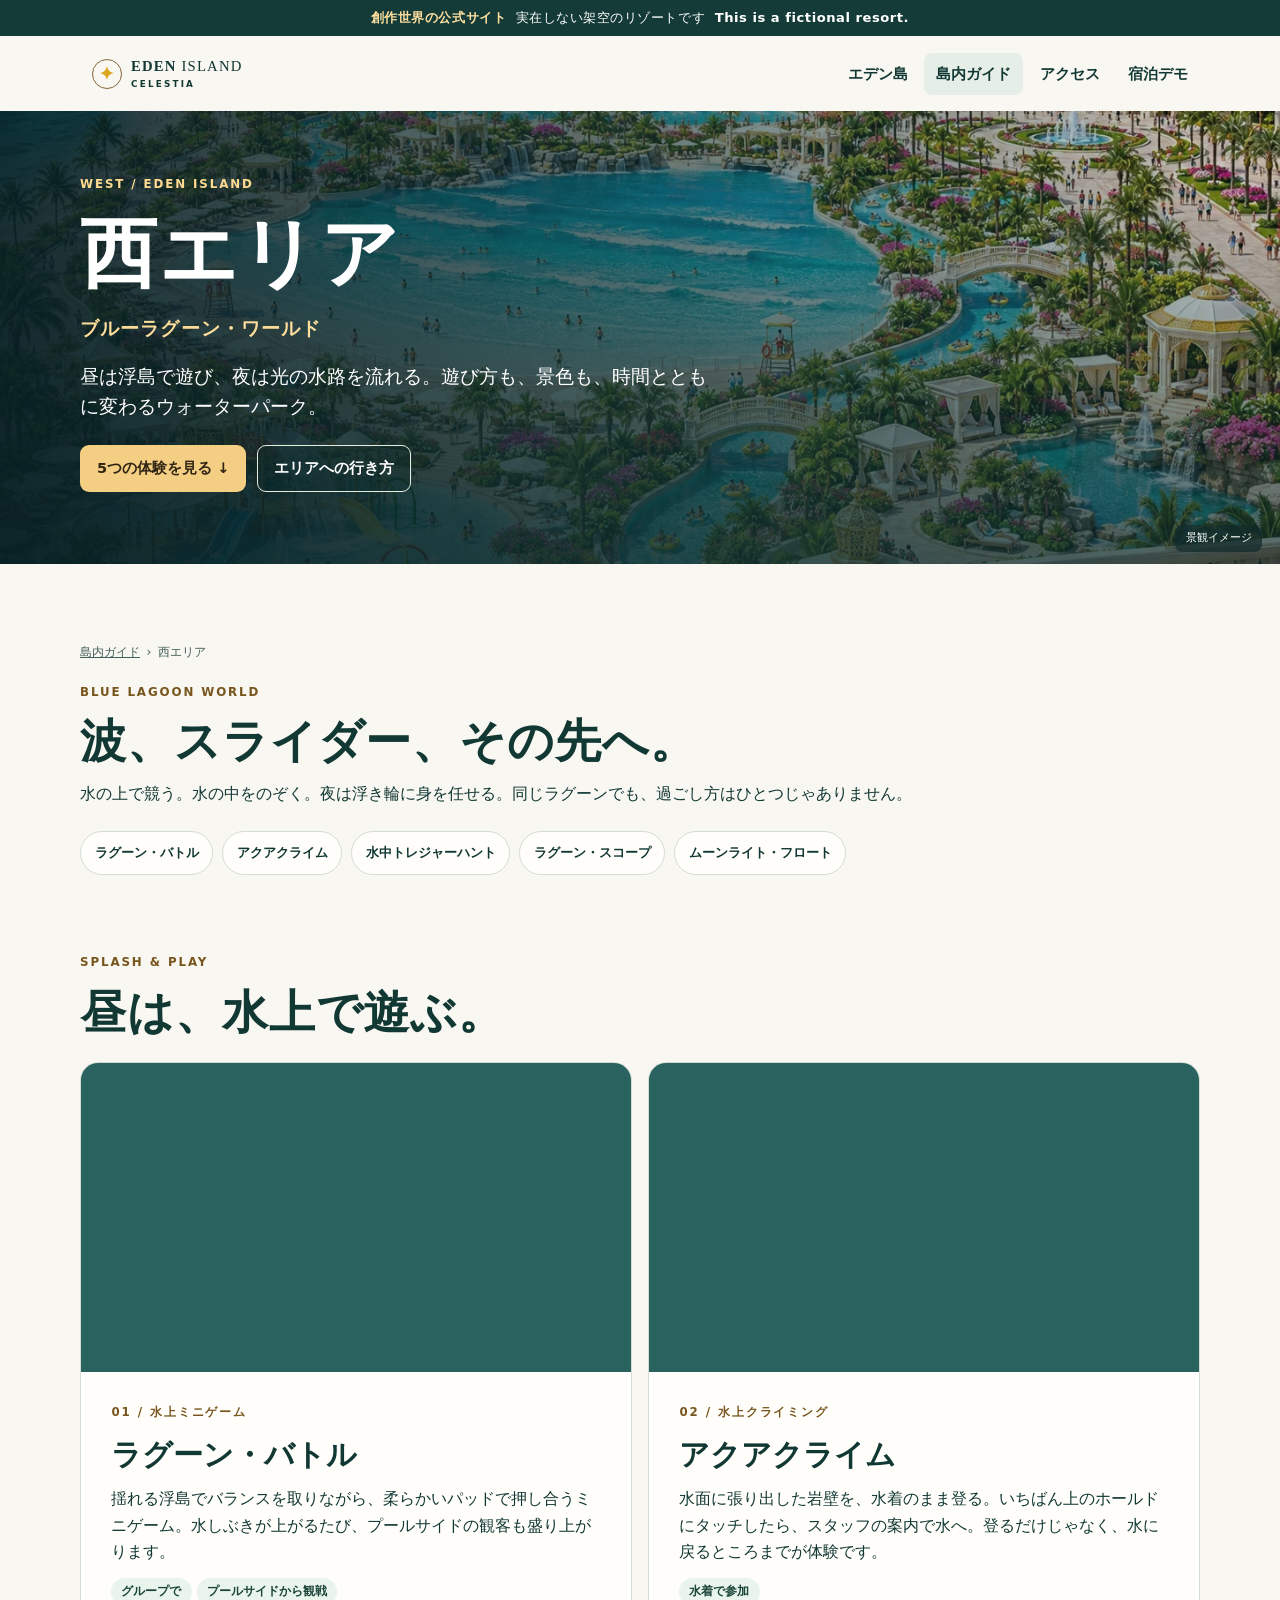
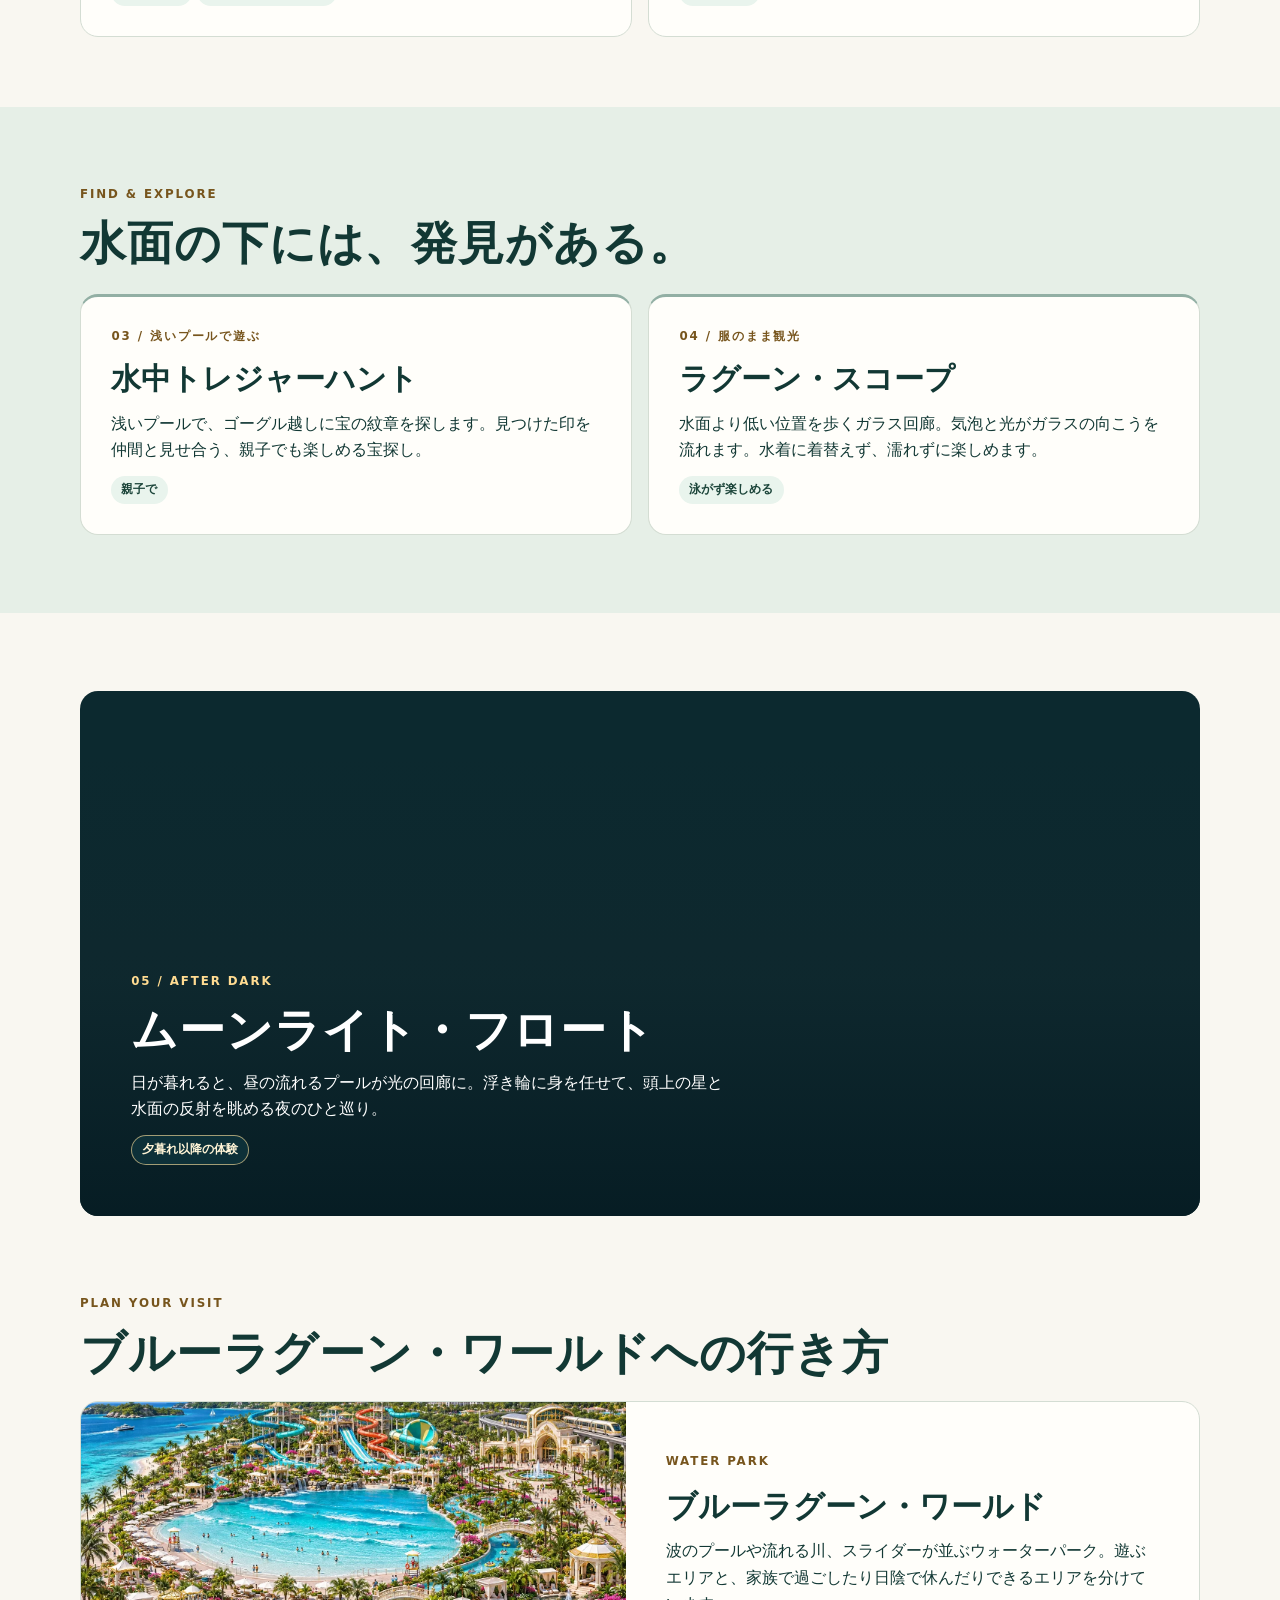
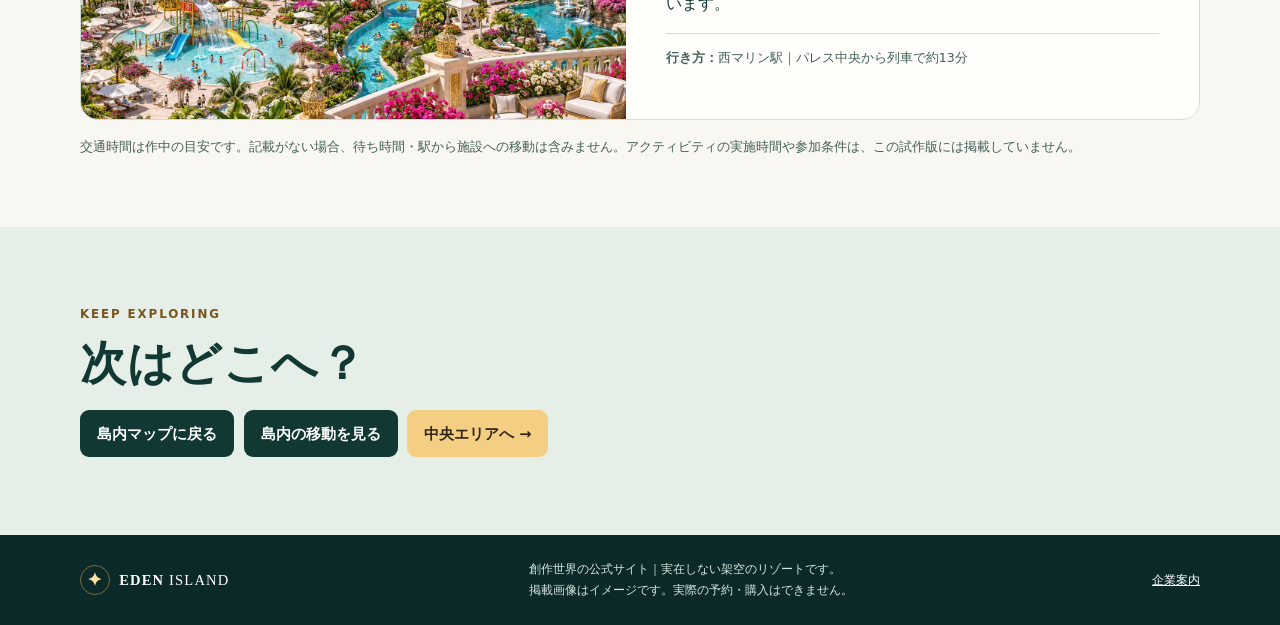
<file: area-west.html>
<!doctype html><html lang="ja"><head><meta charset="utf-8"><meta name="viewport" content="width=device-width,initial-scale=1"><meta name="description" content="ブルーラグーン・ワールドの水上ゲーム、クライミング、泳がず楽しめる水中回廊、夜の流れるプール。"><meta name="referrer" content="no-referrer"><meta http-equiv="Content-Security-Policy" content="default-src 'self'; connect-src 'none'; object-src 'none'; base-uri 'none'; form-action 'none'"><title>西エリア | EDEN ISLAND</title><link rel="stylesheet" href="style.css"><link rel="stylesheet" href="areas.css"><link rel="stylesheet" href="west.css"></head><body><a class="skip" href="#main">本文へ移動</a><header><div class="fiction"><strong>創作世界の公式サイト</strong><span>実在しない架空のリゾートです</span><span lang="en" class="fiction-en">This is a fictional resort.</span></div><div class="nav wrap"><a class="brand" href="index.html"><span aria-hidden="true" class="brand-mark">✦</span><span>EDEN <b>ISLAND</b><small>CELESTIA</small></span></a><nav aria-label="メインメニュー"><a href="index.html">エデン島</a><a href="areas.html" aria-current="page">島内ガイド</a><a href="access.html">アクセス</a><a href="booking.html">宿泊デモ</a></nav></div></header><main id="main"><section class="area-hero west-hero"><img src="waterpark.webp" alt="ウォーターパーク・ラグーンのイメージ" fetchpriority="high"><div class="wrap"><p class="eyebrow light">WEST / EDEN ISLAND</p><h1>西エリア</h1><p class="west-sub">ブルーラグーン・ワールド</p><p>昼は浮島で遊び、夜は光の水路を流れる。遊び方も、景色も、時間とともに変わるウォーターパーク。</p><div class="actions"><a class="button gold" href="#experiences">5つの体験を見る ↓</a><a class="button outline" href="#waterpark">エリアへの行き方</a></div></div><span class="image-label">景観イメージ</span></section><section class="section wrap"><div class="trail"><a href="areas.html#map">島内ガイド</a><span aria-hidden="true">›</span><span>西エリア</span></div><p class="eyebrow">BLUE LAGOON WORLD</p><h2>波、スライダー、その先へ。</h2>
<p>水の上で競う。水の中をのぞく。夜は浮き輪に身を任せる。同じラグーンでも、過ごし方はひとつじゃありません。</p>
<nav class="feature-links west-jump" aria-label="体験の目次">
<a href="#battle">ラグーン・バトル</a><a href="#climb">アクアクライム</a><a href="#treasure">水中トレジャーハント</a><a href="#scope">ラグーン・スコープ</a><a href="#moonlight">ムーンライト・フロート</a></nav>
</section>
<section id="experiences" class="wrap west-section" aria-labelledby="day-title">
 <p class="eyebrow">SPLASH & PLAY</p><h2 id="day-title">昼は、水上で遊ぶ。</h2>
 <div class="west-grid">
  <article id="battle" class="west-card">
   <img src="lagoon-battle.webp" alt="青いラグーンに浮かぶ台の上で、柔らかいパッドを持って遊ぶ参加者" width="1280" height="720" loading="lazy" decoding="async">
   <div class="west-copy"><p class="eyebrow">01 / 水上ミニゲーム</p><h3>ラグーン・バトル</h3><p>揺れる浮島でバランスを取りながら、柔らかいパッドで押し合うミニゲーム。水しぶきが上がるたび、プールサイドの観客も盛り上がります。</p><span class="west-tag">グループで</span><span class="west-tag">プールサイドから観戦</span></div>
  </article>
  <article id="climb" class="west-card">
   <img src="aqua-climb.webp" alt="ラグーンの水面に面したクライミングウォール" width="1280" height="720" loading="lazy" decoding="async">
   <div class="west-copy"><p class="eyebrow">02 / 水上クライミング</p><h3>アクアクライム</h3><p>水面に張り出した岩壁を、水着のまま登る。いちばん上のホールドにタッチしたら、スタッフの案内で水へ。登るだけじゃなく、水に戻るところまでが体験です。</p><span class="west-tag">水着で参加</span></div>
  </article>
 </div>
</section>
<section class="tint west-tint" aria-labelledby="explore-title">
 <div class="wrap section"><p class="eyebrow">FIND & EXPLORE</p><h2 id="explore-title">水面の下には、発見がある。</h2>
 <div class="west-grid">
  <article id="treasure" class="west-card west-text"><div class="west-copy"><p class="eyebrow">03 / 浅いプールで遊ぶ</p><h3>水中トレジャーハント</h3><p>浅いプールで、ゴーグル越しに宝の紋章を探します。見つけた印を仲間と見せ合う、親子でも楽しめる宝探し。</p><span class="west-tag">親子で</span></div></article>
  <article id="scope" class="west-card west-text"><div class="west-copy"><p class="eyebrow">04 / 服のまま観光</p><h3>ラグーン・スコープ</h3><p>水面より低い位置を歩くガラス回廊。気泡と光がガラスの向こうを流れます。水着に着替えず、濡れずに楽しめます。</p><span class="west-tag">泳がず楽しめる</span></div></article>
 </div></div>
</section>
<section class="wrap section west-after" aria-labelledby="night-title">
 <article class="west-night" id="moonlight">
  <img src="moonlight.webp" alt="南国の木々に囲まれ、光が水面に映る夕暮れの流れるプール" width="1280" height="720" loading="lazy" decoding="async">
  <div class="west-copy"><p class="eyebrow light">05 / AFTER DARK</p><h2 id="night-title">ムーンライト・フロート</h2><p>日が暮れると、昼の流れるプールが光の回廊に。浮き輪に身を任せて、頭上の星と水面の反射を眺める夜のひと巡り。</p><span class="west-tag">夕暮れ以降の体験</span></div>
 </article>
</section>
<section class="wrap west-section west-arrival" aria-labelledby="arrival-title"><p class="eyebrow">PLAN YOUR VISIT</p><h2 id="arrival-title">ブルーラグーン・ワールドへの行き方</h2>
<div class="feature-list"><article class="feature" id="waterpark"><figure><img src="waterpark.webp" alt="ラグーンとスライダーのあるウォーターパーク" loading="lazy" decoding="async"></figure><div class="copy"><p class="eyebrow">WATER PARK</p><h3>ブルーラグーン・ワールド</h3><p>波のプールや流れる川、スライダーが並ぶウォーターパーク。遊ぶエリアと、家族で過ごしたり日陰で休んだりできるエリアを分けています。</p><p class="arrival"><strong>行き方：</strong>西マリン駅｜パレス中央から列車で約13分</p></div></article></div><p class="fine">交通時間は作中の目安です。記載がない場合、待ち時間・駅から施設への移動は含みません。アクティビティの実施時間や参加条件は、この試作版には掲載していません。</p></section><section class="tint"><div class="wrap section"><p class="eyebrow">KEEP EXPLORING</p><h2>次はどこへ？</h2><div class="area-footer-links"><a class="button ink" href="areas.html#map">島内マップに戻る</a><a class="button ink" href="access.html#rail">島内の移動を見る</a><a class="button gold" href="area-central.html">中央エリアへ →</a></div></div></section></main><footer><div class="wrap foot"><a class="brand" href="index.html"><span class="brand-mark" aria-hidden="true">✦</span><span>EDEN <b>ISLAND</b></span></a><div><p>創作世界の公式サイト｜実在しない架空のリゾートです。</p><p>掲載画像はイメージです。実際の予約・購入はできません。</p></div><a href="company.html">企業案内</a></div></footer></body></html>
</file>
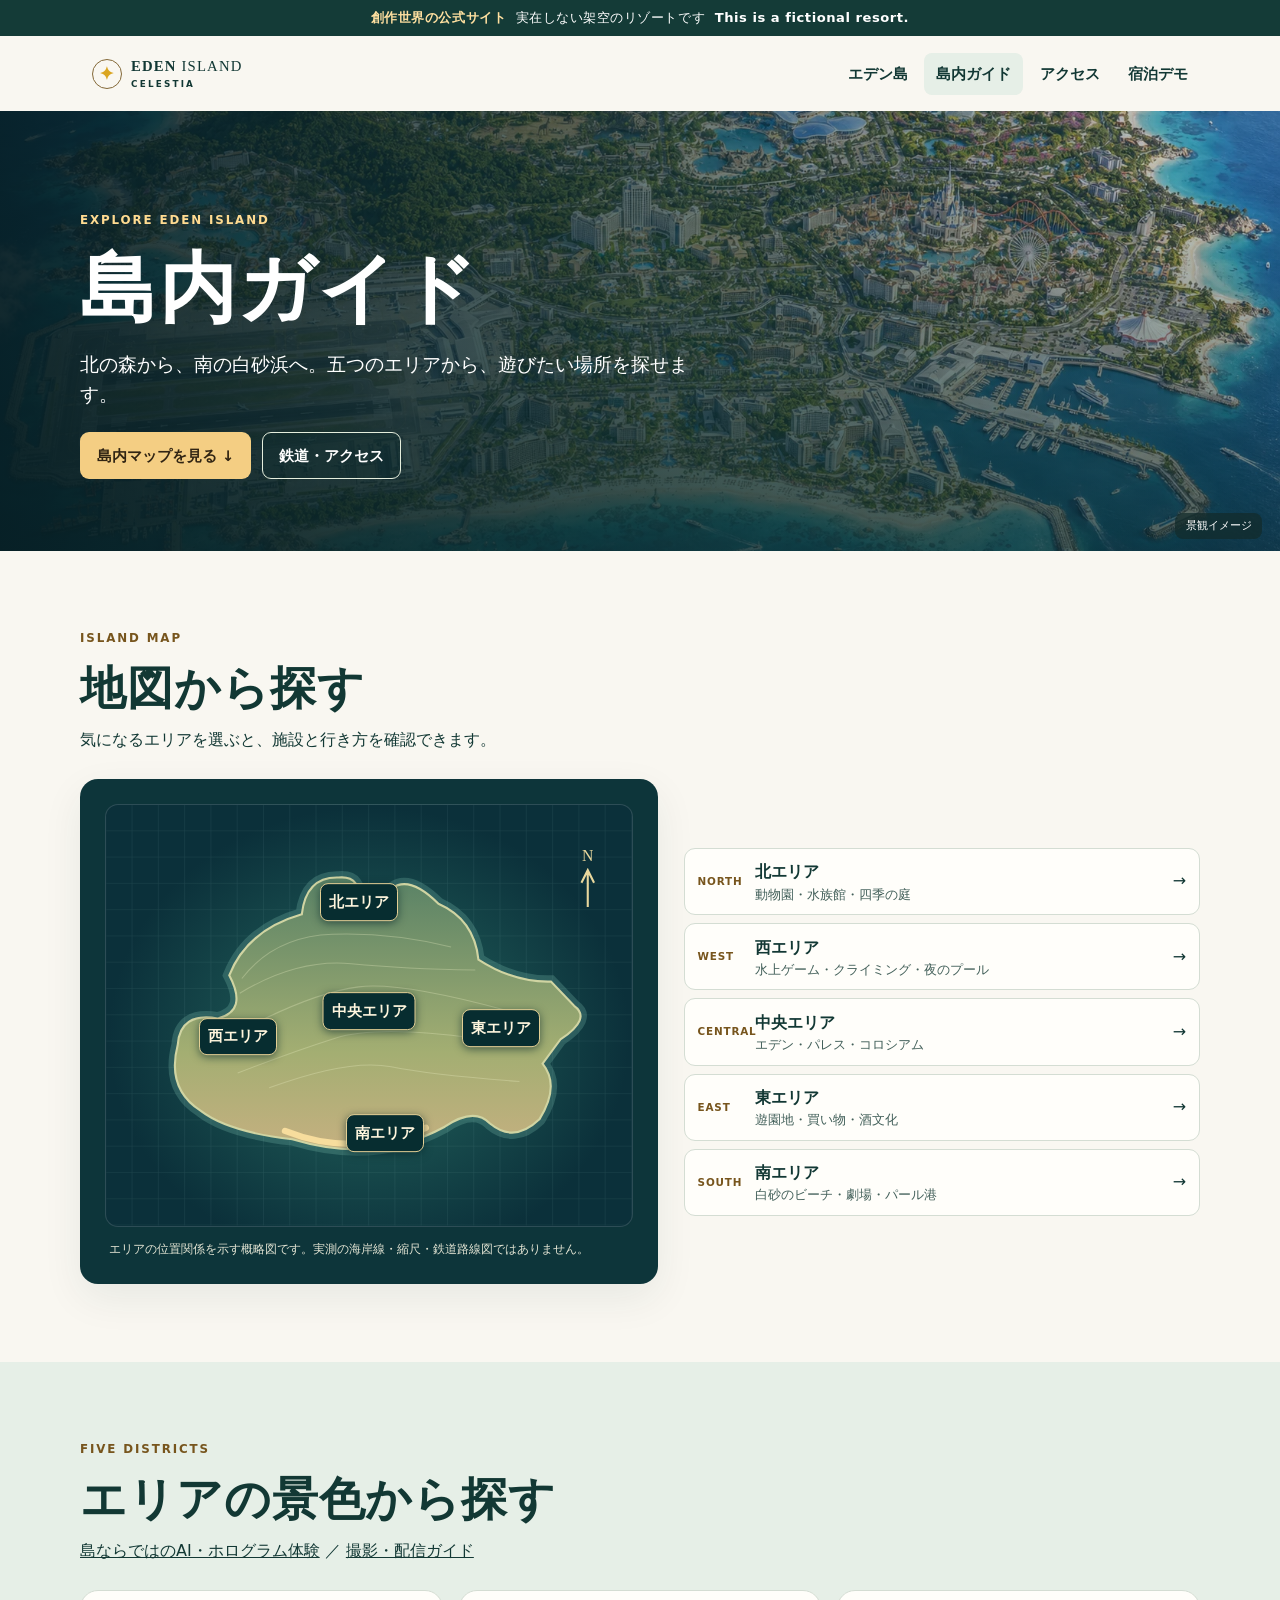
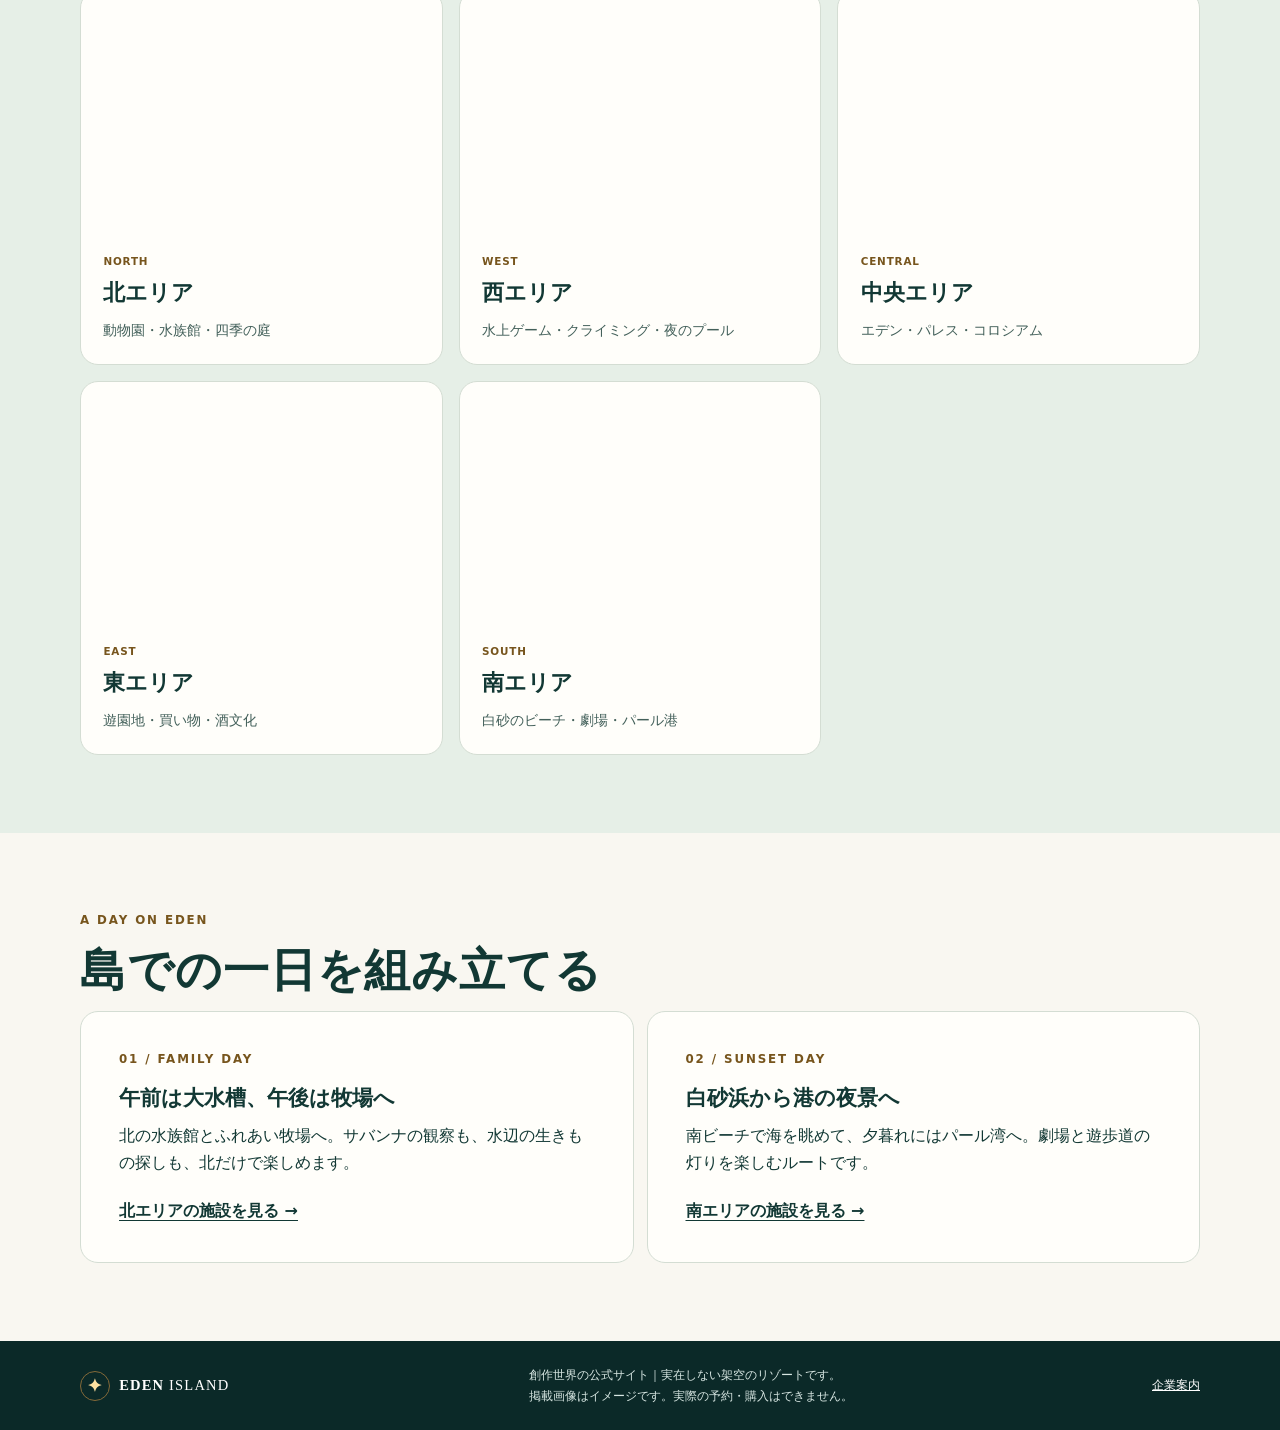
<file: areas.html>
<!doctype html><html lang="ja"><head><meta charset="utf-8"><meta name="viewport" content="width=device-width,initial-scale=1"><meta name="description" content="エデン島の架空の観光案内。北・西・中央・東・南の施設と行き方を紹介します。"><meta name="referrer" content="no-referrer"><meta http-equiv="Content-Security-Policy" content="default-src 'self'; connect-src 'none'; object-src 'none'; base-uri 'none'; form-action 'none'"><title>島内ガイド | EDEN ISLAND</title><link rel="stylesheet" href="style.css"><link rel="stylesheet" href="areas.css"></head><body><a class="skip" href="#main">本文へ移動</a><header><div class="fiction"><strong>創作世界の公式サイト</strong><span>実在しない架空のリゾートです</span><span lang="en" class="fiction-en">This is a fictional resort.</span></div><div class="nav wrap"><a class="brand" href="index.html"><span aria-hidden="true" class="brand-mark">✦</span><span>EDEN <b>ISLAND</b><small>CELESTIA</small></span></a><nav aria-label="メインメニュー"><a href="index.html">エデン島</a><a href="areas.html" aria-current="page">島内ガイド</a><a href="access.html">アクセス</a><a href="booking.html">宿泊デモ</a></nav></div></header><main id="main"><section class="area-hero"><img src="eden-aerial.webp" alt="エデン島の空撮イメージ" fetchpriority="high"><div class="wrap"><p class="eyebrow light">EXPLORE EDEN ISLAND</p><h1>島内ガイド</h1><p>北の森から、南の白砂浜へ。五つのエリアから、遊びたい場所を探せます。</p><div class="actions"><a class="button gold" href="#map">島内マップを見る ↓</a><a class="button outline" href="access.html#rail">鉄道・アクセス</a></div></div><span class="image-label">景観イメージ</span></section><section id="map" class="wrap section"><div class="section-heading"><p class="eyebrow">ISLAND MAP</p><h2>地図から探す</h2><p>気になるエリアを選ぶと、施設と行き方を確認できます。</p></div><div class="explore-layout"><figure class="map-card"><div class="island-diagram"><svg viewBox="0 0 500 400" aria-hidden="true" focusable="false">
<defs><pattern id="ocean" width="25" height="25" patternUnits="userSpaceOnUse"><path d="M0 25H25V0" fill="none" stroke="#b9e1d8" opacity=".11"/></pattern><linearGradient id="land" x1="0" y1="0" x2="0" y2="1"><stop stop-color="#598266"/><stop offset=".64" stop-color="#a3ae72"/><stop offset="1" stop-color="#c5b080"/></linearGradient></defs>
<path d="M0 0H500V400H0Z" fill="url(#ocean)"/><path d="M68 228Q70 197 106 203Q135 196 117 162Q134 119 186 104Q190 68 221 69Q244 67 239 94Q266 104 272 79Q289 67 316 94Q350 109 354 147Q388 169 423 168L445 191Q462 203 432 223L415 246Q432 267 412 299Q388 322 365 303Q350 287 322 306Q256 342 177 318Q116 311 90 291Q57 270 68 228Z" fill="none" stroke="#7bbdae" stroke-width="12" opacity=".26"/>
<path d="M68 228Q70 197 106 203Q135 196 117 162Q134 119 186 104Q190 68 221 69Q244 67 239 94Q266 104 272 79Q289 67 316 94Q350 109 354 147Q388 169 423 168L445 191Q462 203 432 223L415 246Q432 267 412 299Q388 322 365 303Q350 287 322 306Q256 342 177 318Q116 311 90 291Q57 270 68 228Z" fill="url(#land)" stroke="#d0d4a2" stroke-width="2"/>
<path d="M129 165Q160 125 215 123T328 135M127 179Q182 146 233 151T351 157M143 207Q201 178 240 173T379 195M125 255Q176 235 217 222T351 222M155 269Q231 241 271 249T393 263" fill="none" stroke="#ecedc2" opacity=".3"/>
<path d="M170 310Q235 336 304 307" fill="none" stroke="#f7dd9d" stroke-width="6" stroke-linecap="round"/>
<path d="M458 62v35M452 74l6-12 6 12" fill="none" stroke="#e8d79d" stroke-width="2"/><text x="458" y="53" fill="#e8d79d" text-anchor="middle" font-size="15" font-family="Georgia">N</text>
</svg><a class="map-marker north" href="area-north.html" aria-label="北エリアの案内へ">北エリア</a><a class="map-marker west" href="area-west.html" aria-label="西エリアの案内へ">西エリア</a><a class="map-marker central" href="area-central.html" aria-label="中央エリアの案内へ">中央エリア</a><a class="map-marker east" href="area-east.html" aria-label="東エリアの案内へ">東エリア</a><a class="map-marker south" href="area-south.html" aria-label="南エリアの案内へ">南エリア</a></div><figcaption>エリアの位置関係を示す概略図です。実測の海岸線・縮尺・鉄道路線図ではありません。</figcaption></figure><div class="area-list" aria-label="エリア一覧"><a href="area-north.html"><small class="area-kicker">NORTH</small><span><strong>北エリア</strong><small>動物園・水族館・四季の庭</small></span><i aria-hidden="true">→</i></a><a href="area-west.html"><small class="area-kicker">WEST</small><span><strong>西エリア</strong><small>水上ゲーム・クライミング・夜のプール</small></span><i aria-hidden="true">→</i></a><a href="area-central.html"><small class="area-kicker">CENTRAL</small><span><strong>中央エリア</strong><small>エデン・パレス・コロシアム</small></span><i aria-hidden="true">→</i></a><a href="area-east.html"><small class="area-kicker">EAST</small><span><strong>東エリア</strong><small>遊園地・買い物・酒文化</small></span><i aria-hidden="true">→</i></a><a href="area-south.html"><small class="area-kicker">SOUTH</small><span><strong>南エリア</strong><small>白砂のビーチ・劇場・パール港</small></span><i aria-hidden="true">→</i></a></div></div></section><section class="tint"><div class="wrap section"><div class="section-heading"><p class="eyebrow">FIVE DISTRICTS</p><h2>エリアの景色から探す</h2><p><a href="technology.html">島ならではのAI・ホログラム体験</a> ／ <a href="photography.html">撮影・配信ガイド</a></p></div><div class="area-grid"><a class="area-card" href="area-north.html"><img src="zoo.webp" alt="" loading="lazy" decoding="async"><div class="copy"><span class="area-kicker">NORTH</span><h3>北エリア</h3><p>動物園・水族館・四季の庭</p></div></a><a class="area-card" href="area-west.html"><img src="waterpark.webp" alt="" loading="lazy" decoding="async"><div class="copy"><span class="area-kicker">WEST</span><h3>西エリア</h3><p>水上ゲーム・クライミング・夜のプール</p></div></a><a class="area-card" href="area-central.html"><img src="palace.webp" alt="" loading="lazy" decoding="async"><div class="copy"><span class="area-kicker">CENTRAL</span><h3>中央エリア</h3><p>エデン・パレス・コロシアム</p></div></a><a class="area-card" href="area-east.html"><img src="amusement.webp" alt="" loading="lazy" decoding="async"><div class="copy"><span class="area-kicker">EAST</span><h3>東エリア</h3><p>遊園地・買い物・酒文化</p></div></a><a class="area-card" href="area-south.html"><img src="south-beach.webp" alt="" loading="lazy" decoding="async"><div class="copy"><span class="area-kicker">SOUTH</span><h3>南エリア</h3><p>白砂のビーチ・劇場・パール港</p></div></a></div></div></section><section class="wrap section"><p class="eyebrow">A DAY ON EDEN</p><h2>島での一日を組み立てる</h2><div class="split"><article class="mini"><p class="eyebrow">01 / FAMILY DAY</p><h3>午前は大水槽、午後は牧場へ</h3><p>北の水族館とふれあい牧場へ。サバンナの観察も、水辺の生きもの探しも、北だけで楽しめます。</p><a class="text-link" href="area-north.html#aquarium">北エリアの施設を見る →</a></article><article class="mini"><p class="eyebrow">02 / SUNSET DAY</p><h3>白砂浜から港の夜景へ</h3><p>南ビーチで海を眺めて、夕暮れにはパール湾へ。劇場と遊歩道の灯りを楽しむルートです。</p><a class="text-link" href="area-south.html#promenade">南エリアの施設を見る →</a></article></div></section></main><footer><div class="wrap foot"><a class="brand" href="index.html"><span class="brand-mark" aria-hidden="true">✦</span><span>EDEN <b>ISLAND</b></span></a><div><p>創作世界の公式サイト｜実在しない架空のリゾートです。</p><p>掲載画像はイメージです。実際の予約・購入はできません。</p></div><a href="company.html">企業案内</a></div></footer></body></html>
</file>
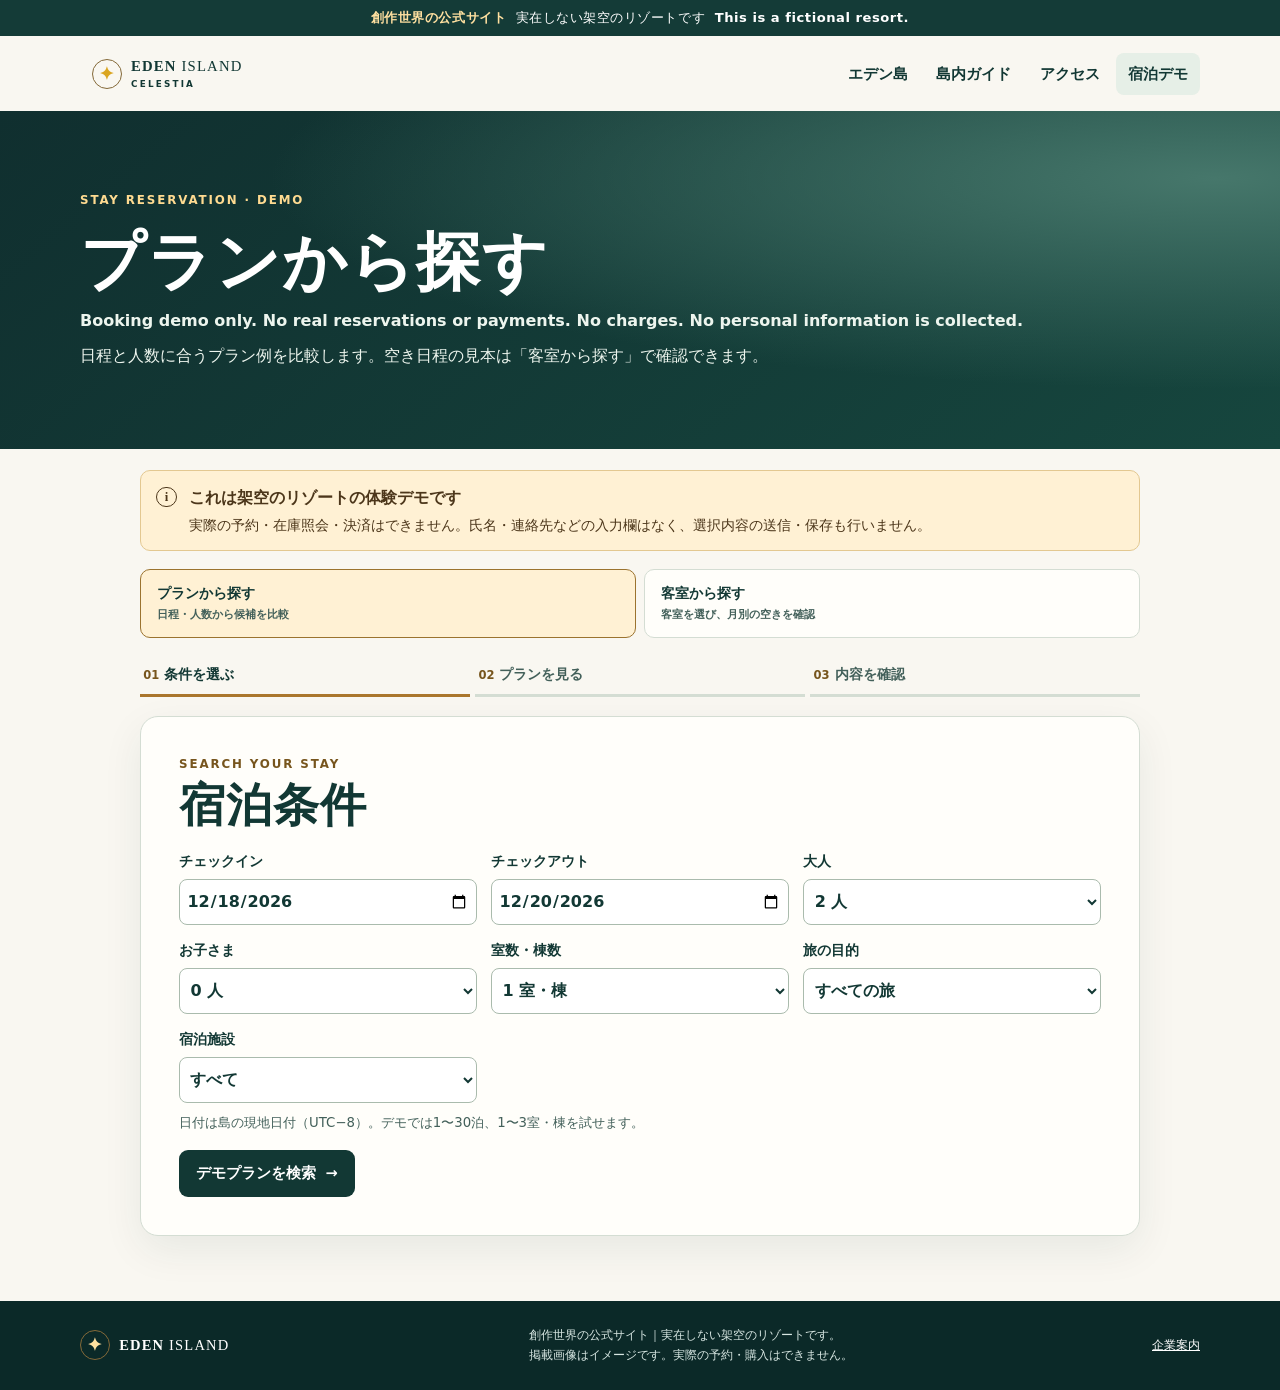
<file: booking.html>
<!doctype html>
<html lang="ja"><head><meta charset="utf-8"><meta name="viewport" content="width=device-width,initial-scale=1"><meta name="color-scheme" content="light"><meta name="description" content="個人情報不要の架空の宿泊予約体験。実際の予約・決済はできません。"><meta name="referrer" content="no-referrer"><meta http-equiv="Content-Security-Policy" content="default-src 'self'; connect-src 'none'; object-src 'none'; base-uri 'none'; form-action 'none'"><title>宿泊予約デモ | EDEN ISLAND</title><link rel="stylesheet" href="style.css"><script src="booking.js" defer></script><link rel="stylesheet" href="areas.css"></head>
<body><a class="skip" href="#main">本文へ移動</a><header><div class="fiction"><strong>創作世界の公式サイト</strong><span>実在しない架空のリゾートです</span><span lang="en" class="fiction-en">This is a fictional resort.</span></div><div class="nav wrap"><a class="brand" href="index.html"><span aria-hidden="true" class="brand-mark">✦</span><span>EDEN <b>ISLAND</b><small>CELESTIA</small></span></a><nav aria-label="メインメニュー"><a href="index.html">エデン島</a><a href="areas.html">島内ガイド</a><a href="access.html">アクセス</a><a href="booking.html" aria-current="page">宿泊デモ</a></nav></div></header>
<main id="main"><section class="compact"><div class="wrap"><p class="eyebrow light">STAY RESERVATION · DEMO</p><h1>プランから探す</h1><p lang="en" class="demo-en">Booking demo only. No real reservations or payments. No charges. No personal information is collected.</p><p>日程と人数に合うプラン例を比較します。空き日程の見本は「客室から探す」で確認できます。</p></div></section>
<div class="wrap booking"><div class="notice"><span aria-hidden="true" class="dot">i</span><div><strong>これは架空のリゾートの体験デモです</strong><p>実際の予約・在庫照会・決済はできません。氏名・連絡先などの入力欄はなく、選択内容の送信・保存も行いません。</p></div></div>
<nav class="booking-modes" aria-label="探し方"><a aria-current="page" href="booking.html"><strong>プランから探す</strong><small>日程・人数から候補を比較</small></a><a href="rooms.html"><strong>客室から探す</strong><small>客室を選び、月別の空きを確認</small></a></nav><ol class="steps" aria-label="デモの進行"><li id="step-search" aria-current="step"><span>01</span> 条件を選ぶ</li><li id="step-results"><span>02</span> プランを見る</li><li id="step-summary"><span>03</span> 内容を確認</li></ol>
<section class="panel" id="search" aria-labelledby="search-title"><div class="block-head"><p class="eyebrow">SEARCH YOUR STAY</p><h2 id="search-title">宿泊条件</h2></div>
<div class="fields"><label>チェックイン<input id="checkin" type="date" aria-describedby="date-note"></label><label>チェックアウト<input id="checkout" type="date" aria-describedby="date-note"></label><label>大人<select id="adults"></select></label><label>お子さま<select id="children"></select></label><label>室数・棟数<select id="rooms"></select></label><label>旅の目的<select id="purpose"><option value="all">すべての旅</option><option value="simple">身軽・予算重視</option><option value="city">街を拠点に暮らすように</option><option value="resort">海辺・庭園でのんびり</option><option value="family">家族・グループで</option><option value="themed">テーマパークを楽しむ</option><option value="premium">記念日・上質な滞在</option><option value="private">貸切・プライベート重視</option></select></label><label>宿泊施設<select id="property"><option value="all">すべて</option><option value="economy">エコノミーホテル</option><option value="resort">一般リゾートホテル</option><option value="theme">テーマホテル</option><option value="longstay">長期滞在ホテル</option><option value="villa">独立ヴィラ</option><option value="palace">エデン・パレス（本館の見本）</option><option value="palacevip">パレス独立VIPコレクション</option><option value="ultimate">EDEN ULTIMATE EXPERIENCE</option></select></label></div>
<p class="fine" id="date-note">日付は島の現地日付（UTC−8）。デモでは1〜30泊、1〜3室・棟を試せます。</p><p id="error" class="form-error" role="alert" hidden></p>
<button class="button ink" id="search-button" type="button">デモプランを検索 <span aria-hidden="true">→</span></button><noscript><p>このデモにはJavaScriptが必要です。</p></noscript></section>
<section id="results" class="section-inner" hidden aria-labelledby="results-heading"><div class="block-head"><p class="eyebrow">AVAILABLE PLAN EXAMPLES</p><h2 id="results-heading" tabindex="-1">デモプラン</h2><p class="fine" id="results-meta"></p></div><p id="no-results" class="notice" hidden></p><div id="results-list" class="results"></div></section>
<section id="summary" class="panel receipt" hidden aria-labelledby="summary-title"><p class="eyebrow">DEMO ITINERARY</p><h2 id="summary-title" tabindex="-1">滞在内容の確認</h2><p class="plan-name" id="summary-plan"></p><dl class="rail" id="summary-values"></dl><div class="notice"><span class="dot" aria-hidden="true">i</span><div><strong>デモはここまで。予約は成立していません。</strong><p>架空のプラン例です。予約番号・確認メールは発行されず、個人情報の入力・送信や決済もありません。</p></div></div><button class="button ink" id="edit-button" type="button">条件を選び直す ↑</button></section>
</div></main><footer><div class="wrap foot"><a class="brand" href="index.html"><span class="brand-mark" aria-hidden="true">✦</span><span>EDEN <b>ISLAND</b></span></a><div><p>創作世界の公式サイト｜実在しない架空のリゾートです。</p><p>掲載画像はイメージです。実際の予約・購入はできません。</p></div><a href="company.html">企業案内</a></div></footer></body></html>
</file>
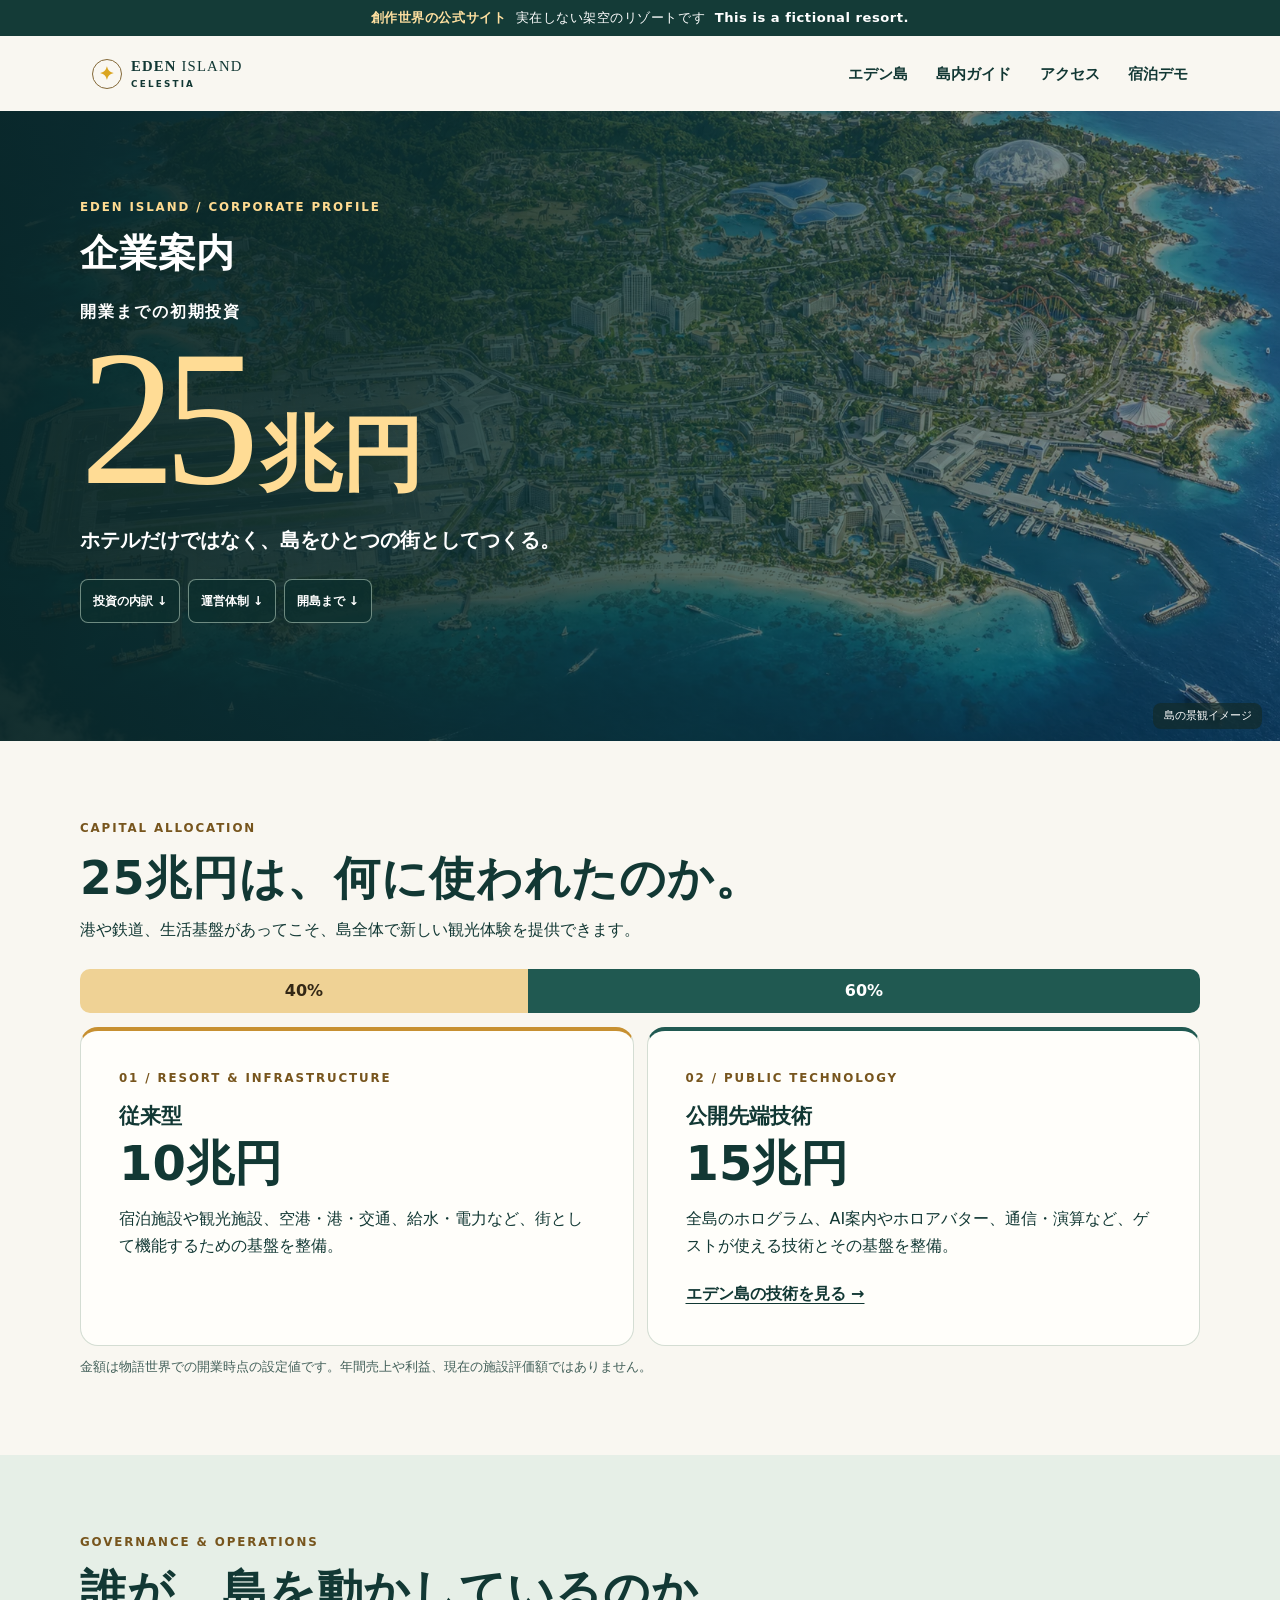
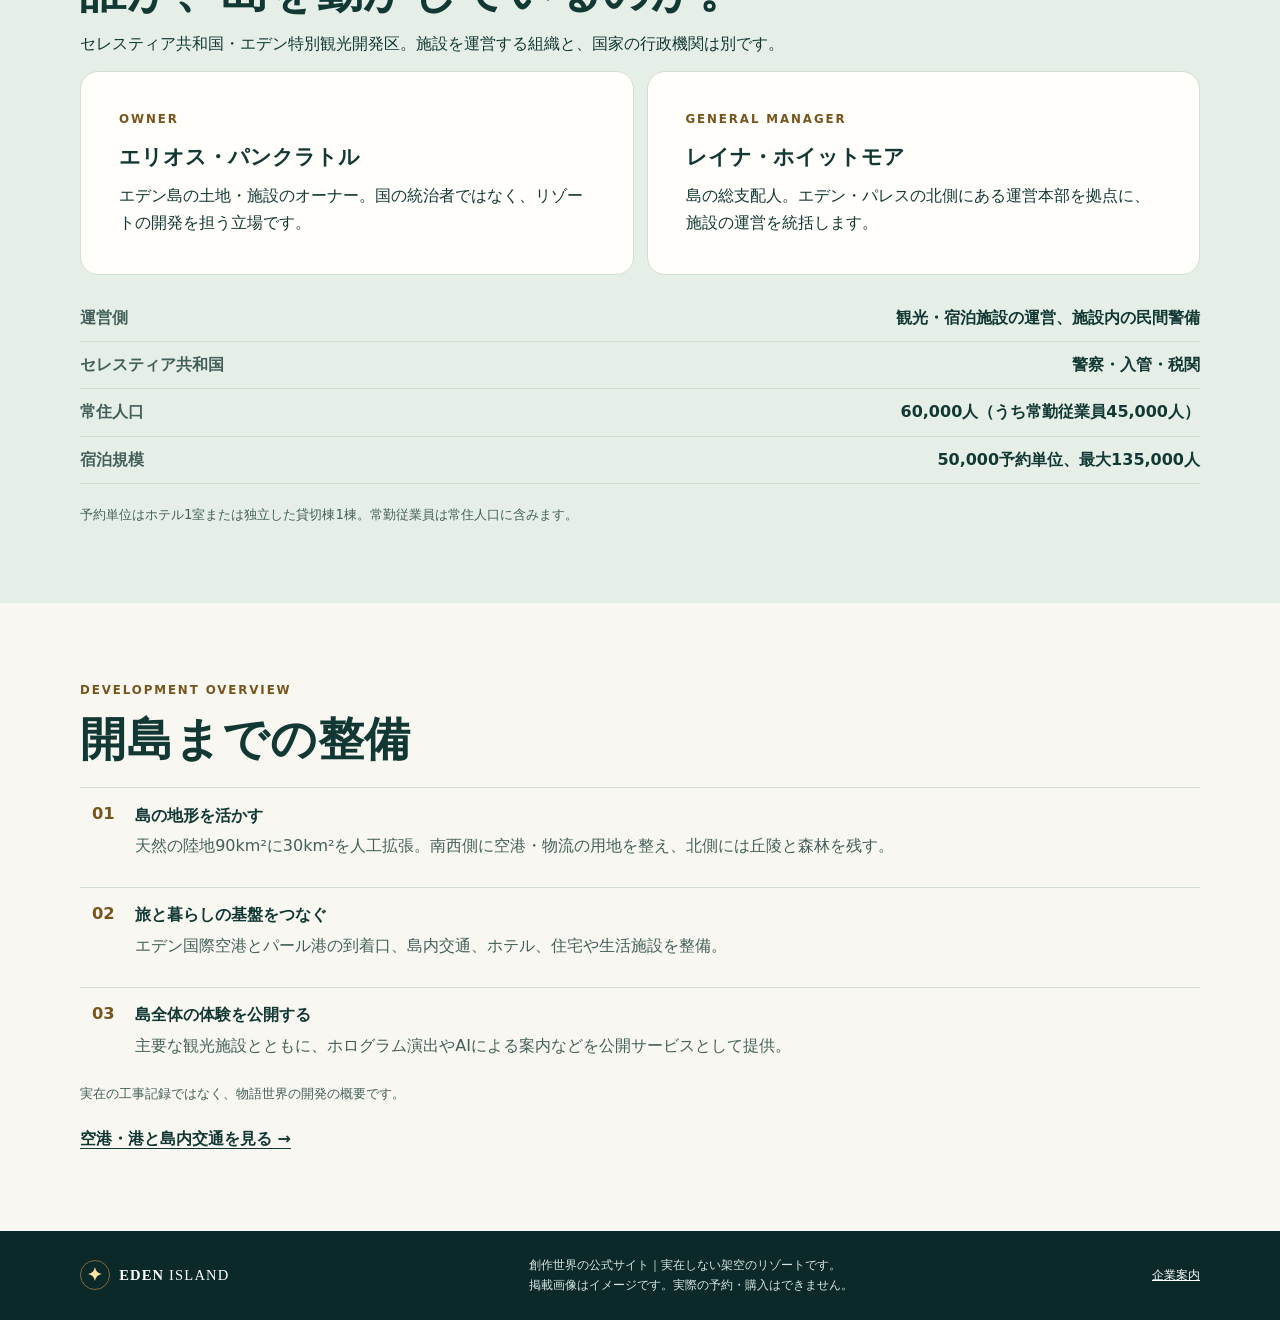
<file: company.html>
<!doctype html>
<html lang="ja"><head><meta charset="utf-8"><meta name="viewport" content="width=device-width,initial-scale=1"><meta name="color-scheme" content="light"><meta name="description" content="架空のリゾート都市エデン島の企業案内。開業までの初期投資25兆円と島の運営について。"><meta name="referrer" content="no-referrer"><meta http-equiv="Content-Security-Policy" content="default-src 'self'; connect-src 'none'; object-src 'none'; base-uri 'none'; form-action 'none'"><title>企業案内・初期投資25兆円 | EDEN ISLAND</title><link rel="stylesheet" href="style.css"><link rel="stylesheet" href="company.css"><link rel="stylesheet" href="areas.css"></head>
<body><a class="skip" href="#main">本文へ移動</a><header><div class="fiction"><strong>創作世界の公式サイト</strong><span>実在しない架空のリゾートです</span><span lang="en" class="fiction-en">This is a fictional resort.</span></div><div class="nav wrap"><a class="brand" href="index.html"><span aria-hidden="true" class="brand-mark">✦</span><span>EDEN <b>ISLAND</b><small>CELESTIA</small></span></a><nav aria-label="メインメニュー"><a href="index.html">エデン島</a><a href="areas.html">島内ガイド</a><a href="access.html">アクセス</a><a href="booking.html">宿泊デモ</a></nav></div></header>
<main id="main"><section class="capital-hero" aria-labelledby="capital-title"><div class="wrap capital-inner"><p class="eyebrow light">EDEN ISLAND / CORPORATE PROFILE</p><h1 id="capital-title">企業案内</h1><p class="capital-label">開業までの初期投資</p><p class="capital-figure">25<span>兆円</span></p><p class="capital-intro">ホテルだけではなく、島をひとつの街としてつくる。</p><nav class="capital-jump" aria-label="企業案内の目次"><a href="#investment">投資の内訳 ↓</a><a href="#management">運営体制 ↓</a><a href="#development">開島まで ↓</a></nav></div><span class="image-label">島の景観イメージ</span></section>
<section class="wrap section" id="investment" aria-labelledby="investment-title"><p class="eyebrow">CAPITAL ALLOCATION</p><h2 id="investment-title">25兆円は、何に使われたのか。</h2><p>港や鉄道、生活基盤があってこそ、島全体で新しい観光体験を提供できます。</p>
<div class="allocation" role="img" aria-label="開業までの初期投資：従来型10兆円（40％）、公開先端技術15兆円（60％）"><span>40%</span><span>60%</span></div>
<div class="split"><article class="mini cap-card"><p class="eyebrow">01 / RESORT &amp; INFRASTRUCTURE</p><h3>従来型 <strong>10兆円</strong></h3><p>宿泊施設や観光施設、空港・港・交通、給水・電力など、街として機能するための基盤を整備。</p></article><article class="mini cap-card tech"><p class="eyebrow">02 / PUBLIC TECHNOLOGY</p><h3>公開先端技術 <strong>15兆円</strong></h3><p>全島のホログラム、AI案内やホロアバター、通信・演算など、ゲストが使える技術とその基盤を整備。</p><a class="text-link" href="island-technology.html">エデン島の技術を見る →</a></article></div><p class="fine">金額は物語世界での開業時点の設定値です。年間売上や利益、現在の施設評価額ではありません。</p></section>
<section class="tint" id="management" aria-labelledby="management-title"><div class="wrap section"><p class="eyebrow">GOVERNANCE &amp; OPERATIONS</p><h2 id="management-title">誰が、島を動かしているのか。</h2><p>セレスティア共和国・エデン特別観光開発区。施設を運営する組織と、国家の行政機関は別です。</p><div class="split"><article class="mini"><p class="eyebrow">OWNER</p><h3>エリオス・パンクラトル</h3><p>エデン島の土地・施設のオーナー。国の統治者ではなく、リゾートの開発を担う立場です。</p></article><article class="mini"><p class="eyebrow">GENERAL MANAGER</p><h3>レイナ・ホイットモア</h3><p>島の総支配人。エデン・パレスの北側にある運営本部を拠点に、施設の運営を統括します。</p></article></div>
<dl class="rail"><div><dt>運営側</dt><dd>観光・宿泊施設の運営、施設内の民間警備</dd></div><div><dt>セレスティア共和国</dt><dd>警察・入管・税関</dd></div><div><dt>常住人口</dt><dd>60,000人（うち常勤従業員45,000人）</dd></div><div><dt>宿泊規模</dt><dd>50,000予約単位、最大135,000人</dd></div></dl><p class="fine">予約単位はホテル1室または独立した貸切棟1棟。常勤従業員は常住人口に含みます。</p></div></section>
<section class="wrap section" id="development" aria-labelledby="development-title"><p class="eyebrow">DEVELOPMENT OVERVIEW</p><h2 id="development-title">開島までの整備</h2><ol class="milestones"><li><strong>島の地形を活かす</strong><p>天然の陸地90km²に30km²を人工拡張。南西側に空港・物流の用地を整え、北側には丘陵と森林を残す。</p></li><li><strong>旅と暮らしの基盤をつなぐ</strong><p>エデン国際空港とパール港の到着口、島内交通、ホテル、住宅や生活施設を整備。</p></li><li><strong>島全体の体験を公開する</strong><p>主要な観光施設とともに、ホログラム演出やAIによる案内などを公開サービスとして提供。</p></li></ol><p class="fine">実在の工事記録ではなく、物語世界の開発の概要です。</p><a href="access.html" class="text-link">空港・港と島内交通を見る →</a></section></main>
<footer><div class="wrap foot"><a class="brand" href="index.html"><span class="brand-mark" aria-hidden="true">✦</span><span>EDEN <b>ISLAND</b></span></a><div><p>創作世界の公式サイト｜実在しない架空のリゾートです。</p><p>掲載画像はイメージです。実際の予約・購入はできません。</p></div><a href="company.html" aria-current="page">企業案内</a></div></footer></body></html>
</file>
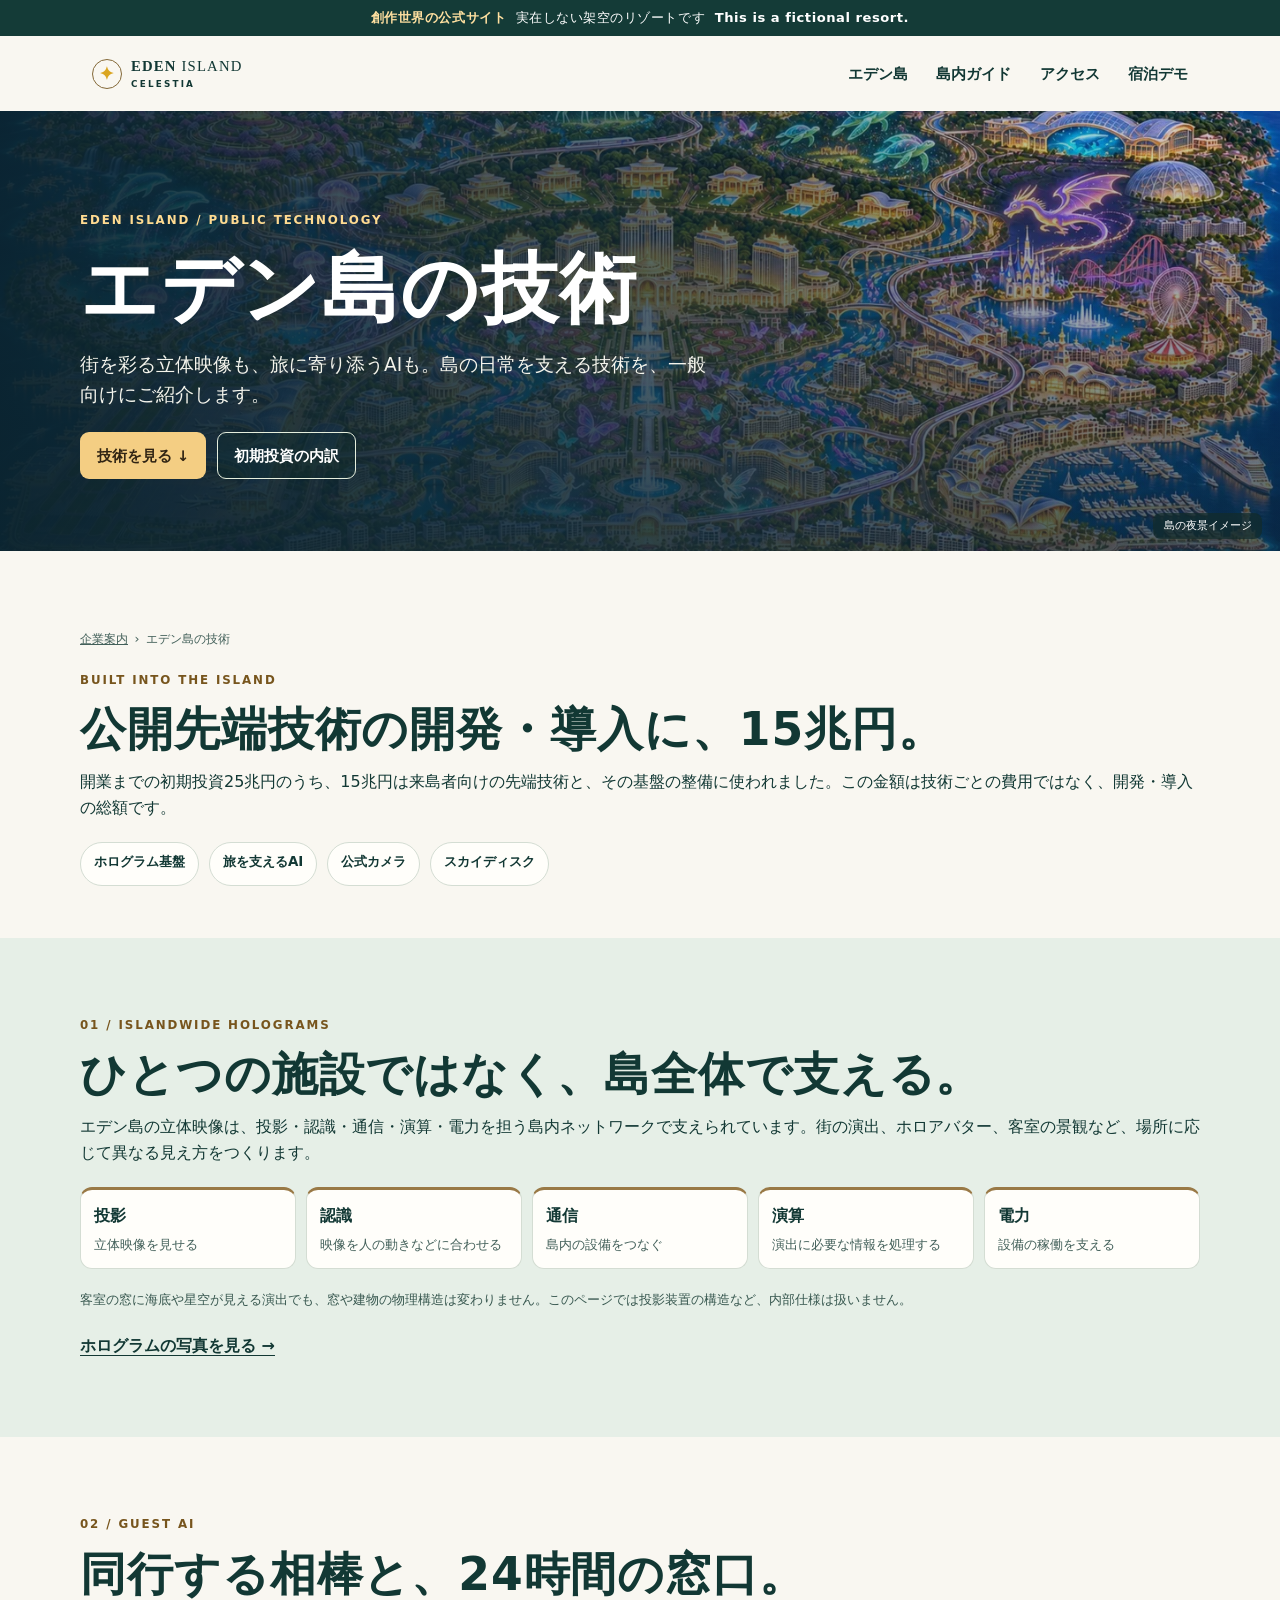
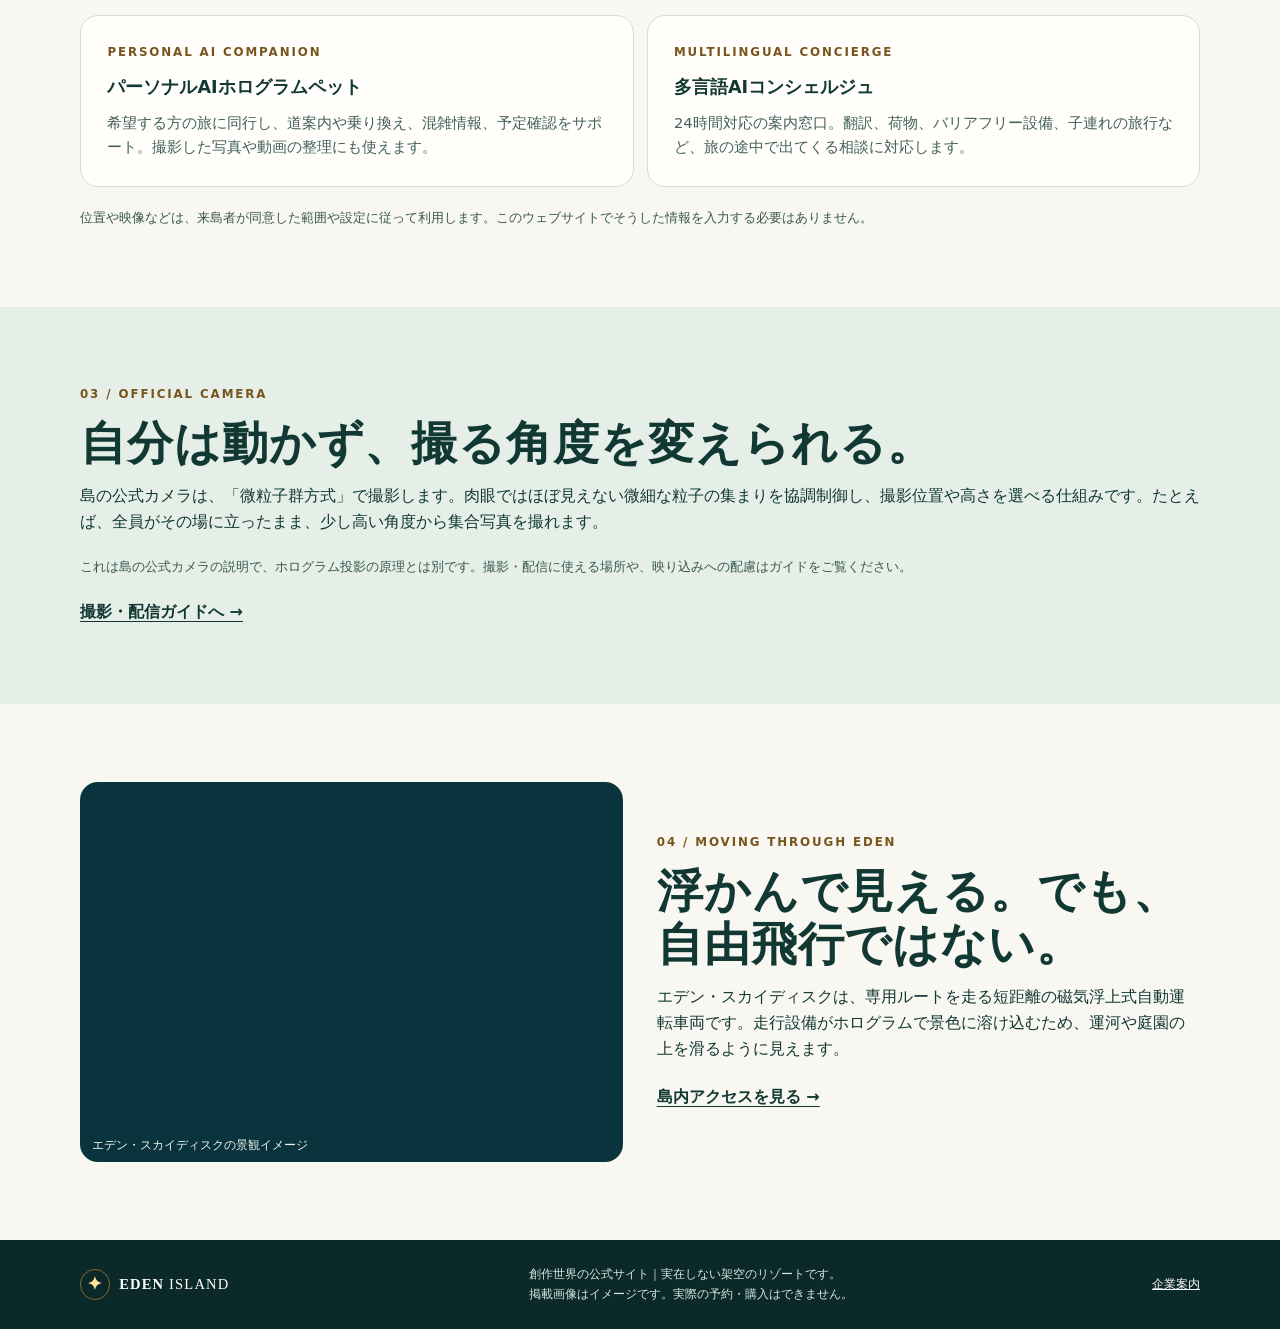
<file: island-technology.html>
<!doctype html>
<html lang="ja"><head><meta charset="utf-8"><meta name="viewport" content="width=device-width,initial-scale=1"><meta name="description" content="創作世界のエデン島で公開されているホログラム基盤、多言語AI、公式カメラ、磁気浮上交通の技術案内。"><meta name="referrer" content="no-referrer"><meta http-equiv="Content-Security-Policy" content="default-src 'self'; connect-src 'none'; object-src 'none'; base-uri 'none'; form-action 'none'"><title>エデン島の技術 | EDEN ISLAND</title><link rel="stylesheet" href="style.css"><link rel="stylesheet" href="areas.css"><link rel="stylesheet" href="technology.css"></head>
<body><a class="skip" href="#main">本文へ移動</a><header><div class="fiction"><strong>創作世界の公式サイト</strong><span>実在しない架空のリゾートです</span><span lang="en" class="fiction-en">This is a fictional resort.</span></div><div class="nav wrap"><a class="brand" href="index.html"><span aria-hidden="true" class="brand-mark">✦</span><span>EDEN <b>ISLAND</b><small>CELESTIA</small></span></a><nav aria-label="メインメニュー"><a href="index.html">エデン島</a><a href="areas.html">島内ガイド</a><a href="access.html">アクセス</a><a href="booking.html">宿泊デモ</a></nav></div></header><main id="main">
<section class="area-hero tech-hero">
 <img src="eden-after-dark.webp" alt="ホログラムの光に彩られたエデン島の夜景イメージ" fetchpriority="high">
 <div class="wrap"><p class="eyebrow light">EDEN ISLAND / PUBLIC TECHNOLOGY</p><h1>エデン島の技術</h1><p>街を彩る立体映像も、旅に寄り添うAIも。島の日常を支える技術を、一般向けにご紹介します。</p><div class="actions"><a class="button gold" href="#hologram">技術を見る ↓</a><a class="button outline" href="company.html#investment">初期投資の内訳</a></div></div><span class="image-label">島の夜景イメージ</span>
</section>
<section class="wrap section tech-intro"><div class="trail"><a href="company.html">企業案内</a><span aria-hidden="true">›</span><span>エデン島の技術</span></div>
<p class="eyebrow">BUILT INTO THE ISLAND</p><h2>公開先端技術の開発・導入に、15兆円。</h2><p>開業までの初期投資25兆円のうち、15兆円は来島者向けの先端技術と、その基盤の整備に使われました。この金額は技術ごとの費用ではなく、開発・導入の総額です。</p>
<nav class="tech-hub-links" aria-label="公開技術の目次"><a href="#hologram">ホログラム基盤</a><a href="#ai">旅を支えるAI</a><a href="#camera">公式カメラ</a><a href="#mobility">スカイディスク</a></nav></section>
<section class="tint" id="hologram"><div class="wrap section">
<p class="eyebrow">01 / ISLANDWIDE HOLOGRAMS</p><h2>ひとつの施設ではなく、島全体で支える。</h2><p>エデン島の立体映像は、投影・認識・通信・演算・電力を担う島内ネットワークで支えられています。街の演出、ホロアバター、客室の景観など、場所に応じて異なる見え方をつくります。</p>
<dl class="tech-network" aria-label="ホログラム基盤の構成"><div><dt>投影</dt><dd>立体映像を見せる</dd></div><div><dt>認識</dt><dd>映像を人の動きなどに合わせる</dd></div><div><dt>通信</dt><dd>島内の設備をつなぐ</dd></div><div><dt>演算</dt><dd>演出に必要な情報を処理する</dd></div><div><dt>電力</dt><dd>設備の稼働を支える</dd></div></dl>
<p class="photo-note">客室の窓に海底や星空が見える演出でも、窓や建物の物理構造は変わりません。このページでは投影装置の構造など、内部仕様は扱いません。</p><a class="text-link" href="technology.html#gallery">ホログラムの写真を見る →</a>
</div></section>
<section class="wrap section" id="ai">
<p class="eyebrow">02 / GUEST AI</p><h2>同行する相棒と、24時間の窓口。</h2>
<div class="split"><article class="tech-box"><p class="eyebrow">PERSONAL AI COMPANION</p><h3>パーソナルAIホログラムペット</h3><p>希望する方の旅に同行し、道案内や乗り換え、混雑情報、予定確認をサポート。撮影した写真や動画の整理にも使えます。</p></article>
<article class="tech-box"><p class="eyebrow">MULTILINGUAL CONCIERGE</p><h3>多言語AIコンシェルジュ</h3><p>24時間対応の案内窓口。翻訳、荷物、バリアフリー設備、子連れの旅行など、旅の途中で出てくる相談に対応します。</p></article></div>
<p class="photo-note">位置や映像などは、来島者が同意した範囲や設定に従って利用します。このウェブサイトでそうした情報を入力する必要はありません。</p></section>
<section class="tint" id="camera"><div class="wrap section">
<p class="eyebrow">03 / OFFICIAL CAMERA</p><h2>自分は動かず、撮る角度を変えられる。</h2><p>島の公式カメラは、「微粒子群方式」で撮影します。肉眼ではほぼ見えない微細な粒子の集まりを協調制御し、撮影位置や高さを選べる仕組みです。たとえば、全員がその場に立ったまま、少し高い角度から集合写真を撮れます。</p>
<p class="photo-note">これは島の公式カメラの説明で、ホログラム投影の原理とは別です。撮影・配信に使える場所や、映り込みへの配慮はガイドをご覧ください。</p>
<a class="text-link" href="photography.html">撮影・配信ガイドへ →</a></div></section>
<section class="wrap section tech-feature" id="mobility">
<figure><img src="sky-disc.webp" alt="専用ルートを進む円盤型のエデン・スカイディスクのイメージ" loading="lazy" decoding="async"><figcaption>エデン・スカイディスクの景観イメージ</figcaption></figure>
<div class="copy"><p class="eyebrow">04 / MOVING THROUGH EDEN</p><h2>浮かんで見える。でも、自由飛行ではない。</h2><p>エデン・スカイディスクは、専用ルートを走る短距離の磁気浮上式自動運転車両です。走行設備がホログラムで景色に溶け込むため、運河や庭園の上を滑るように見えます。</p><a class="text-link" href="access.html">島内アクセスを見る →</a></div></section>
</main><footer><div class="wrap foot"><a class="brand" href="index.html"><span class="brand-mark" aria-hidden="true">✦</span><span>EDEN <b>ISLAND</b></span></a><div><p>創作世界の公式サイト｜実在しない架空のリゾートです。</p><p>掲載画像はイメージです。実際の予約・購入はできません。</p></div><a href="company.html">企業案内</a></div></footer></body></html>
</file>
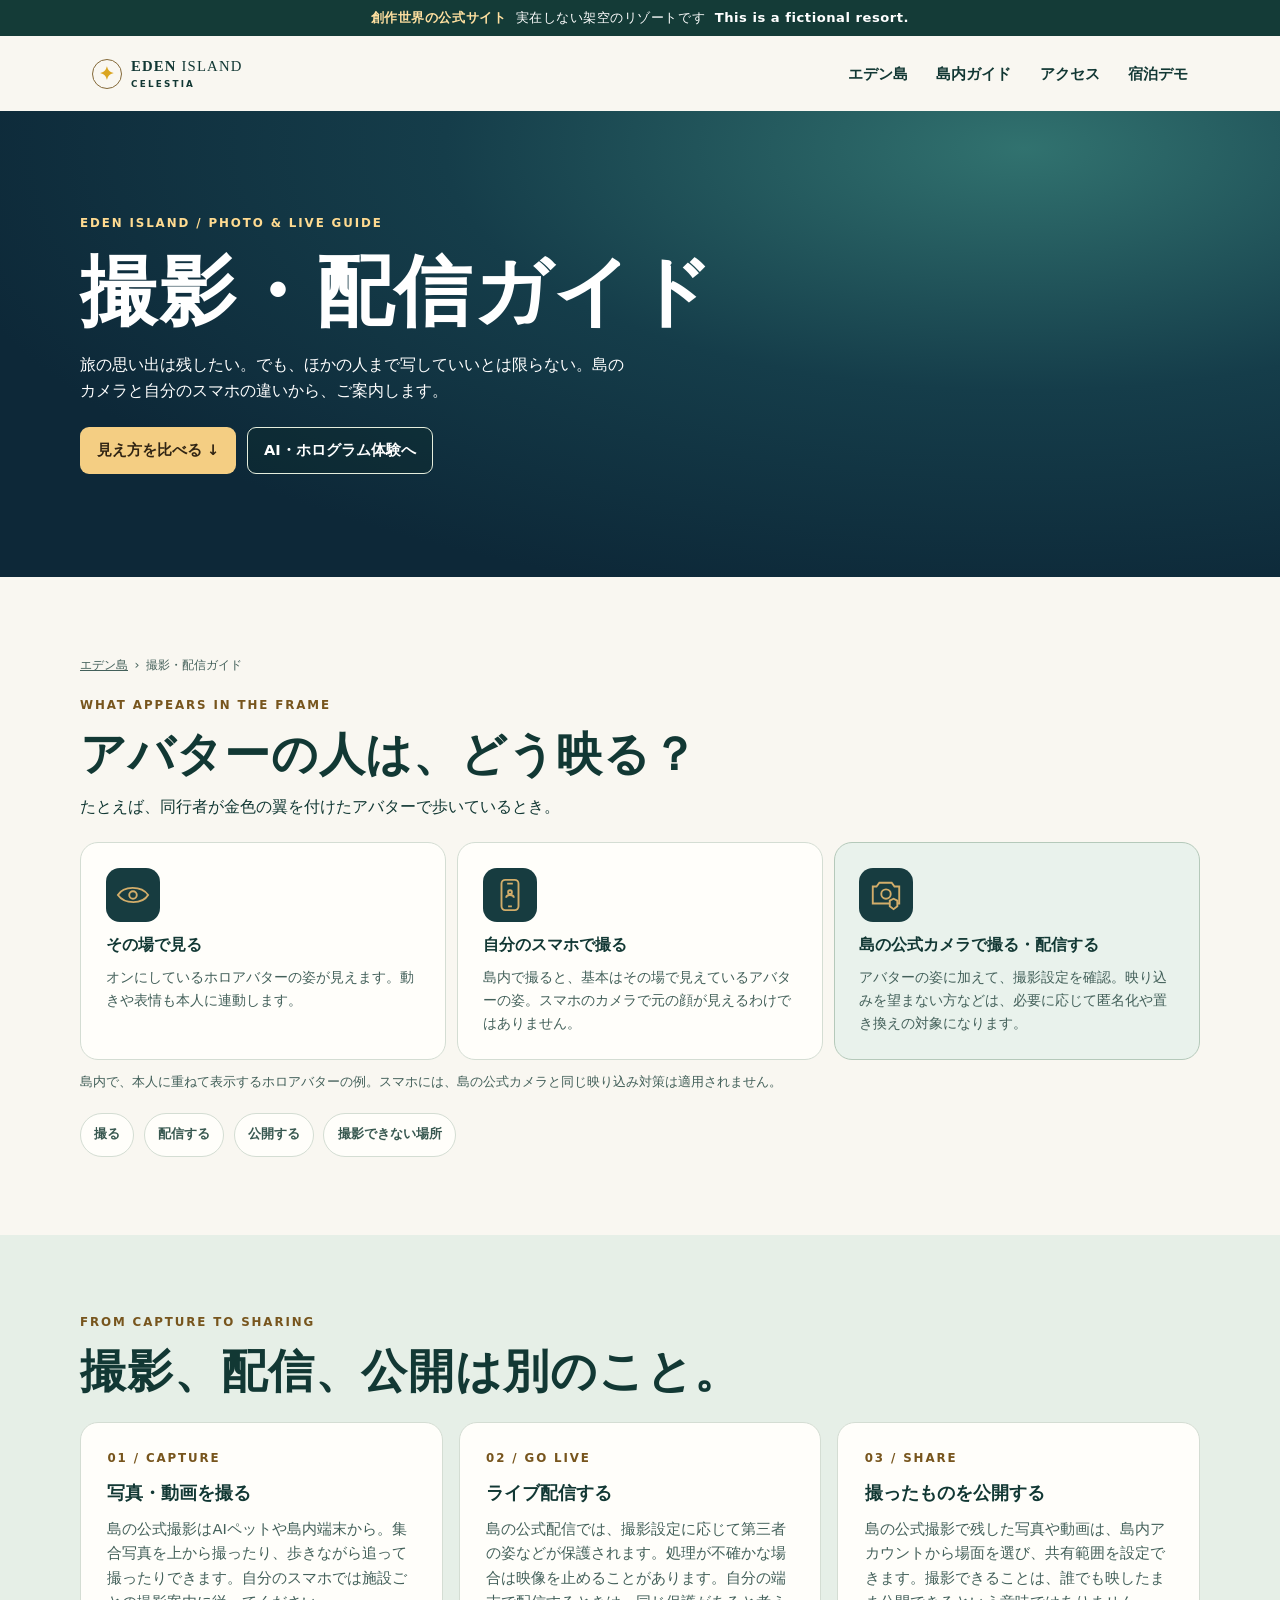
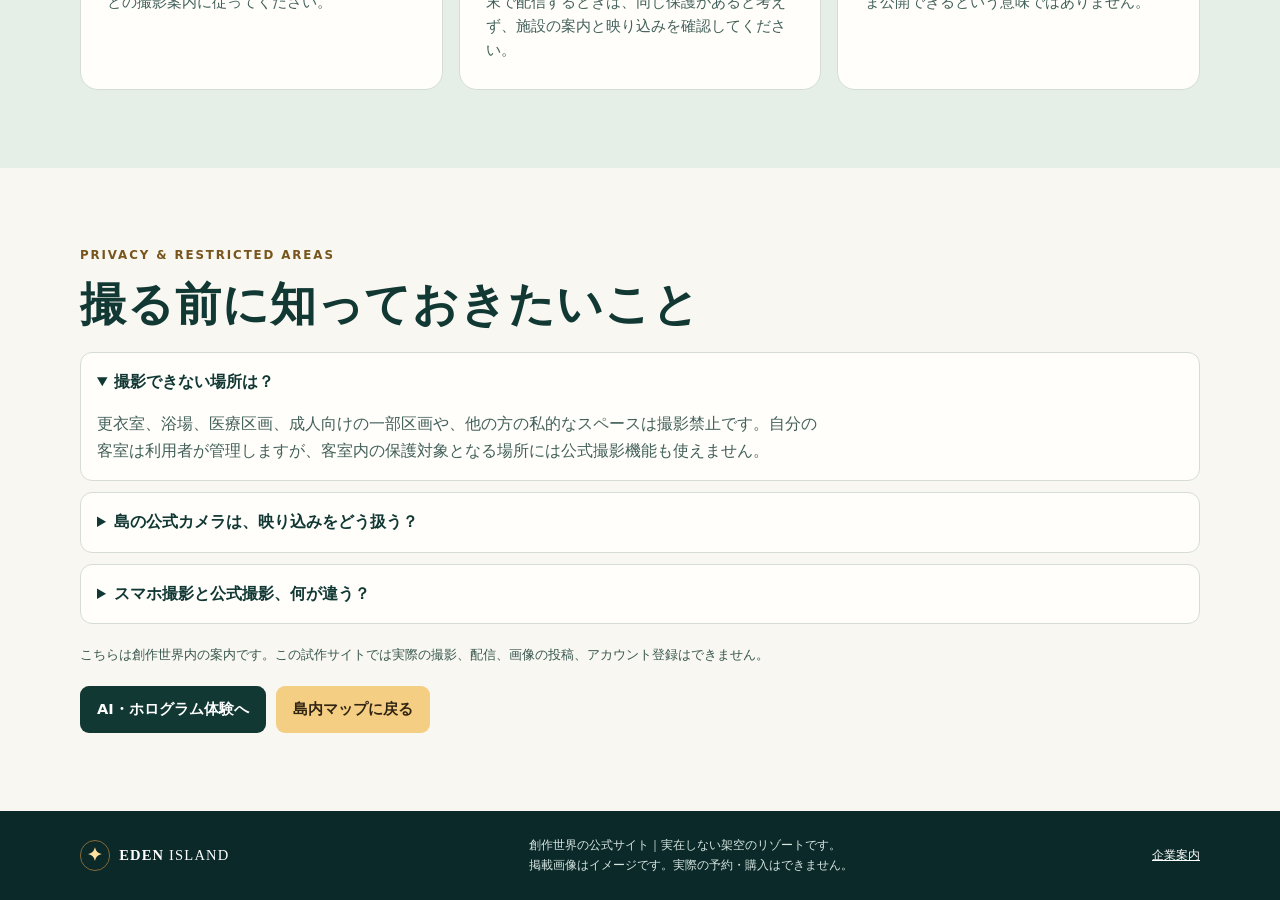
<file: photography.html>
<!doctype html>
<html lang="ja"><head><meta charset="utf-8"><meta name="viewport" content="width=device-width,initial-scale=1"><meta name="description" content="エデン島でのアバターの見え方、島の公式カメラとスマホ撮影、配信・公開の違い。"><meta name="referrer" content="no-referrer"><meta http-equiv="Content-Security-Policy" content="default-src 'self'; connect-src 'none'; object-src 'none'; base-uri 'none'; form-action 'none'"><title>撮影・配信ガイド | EDEN ISLAND</title><link rel="stylesheet" href="style.css"><link rel="stylesheet" href="areas.css"><link rel="stylesheet" href="technology.css"></head>
<body><a class="skip" href="#main">本文へ移動</a><header><div class="fiction"><strong>創作世界の公式サイト</strong><span>実在しない架空のリゾートです</span><span lang="en" class="fiction-en">This is a fictional resort.</span></div><div class="nav wrap"><a class="brand" href="index.html"><span aria-hidden="true" class="brand-mark">✦</span><span>EDEN <b>ISLAND</b><small>CELESTIA</small></span></a><nav aria-label="メインメニュー"><a href="index.html">エデン島</a><a href="areas.html">島内ガイド</a><a href="access.html">アクセス</a><a href="booking.html">宿泊デモ</a></nav></div></header><main id="main"><section class="photo-hero"><div class="wrap"><p class="eyebrow light">EDEN ISLAND / PHOTO & LIVE GUIDE</p><h1>撮影・配信ガイド</h1><p>旅の思い出は残したい。でも、ほかの人まで写していいとは限らない。島のカメラと自分のスマホの違いから、ご案内します。</p><div class="actions"><a class="button gold" href="#appearance">見え方を比べる ↓</a><a class="button outline" href="technology.html">AI・ホログラム体験へ</a></div></div></section>
<section class="wrap section" id="appearance"><div class="trail"><a href="index.html">エデン島</a><span aria-hidden="true">›</span><span>撮影・配信ガイド</span></div><p class="eyebrow">WHAT APPEARS IN THE FRAME</p><h2>アバターの人は、どう映る？</h2><p>たとえば、同行者が金色の翼を付けたアバターで歩いているとき。</p>
<figure class="photo-diagram"><div class="photo-views"><div class="photo-view"><svg viewBox="0 0 36 36" aria-hidden="true" fill="none" stroke="currentColor" stroke-width="2"><path d="M2 18c6-10 25-10 32 0-6 10-25 10-32 0Z"/><circle cx="18" cy="18" r="4"/></svg><strong>その場で見る</strong><p>オンにしているホロアバターの姿が見えます。動きや表情も本人に連動します。</p></div><div class="photo-view"><svg viewBox="0 0 36 36" aria-hidden="true" fill="none" stroke="currentColor" stroke-width="2"><rect x="9" y="2" width="18" height="32" rx="4"/><path d="M15 6h6m-5 24h4m-6-9c0-4 8-4 8 0"/><circle cx="18" cy="15" r="2"/></svg><strong>自分のスマホで撮る</strong><p>島内で撮ると、基本はその場で見えているアバターの姿。スマホのカメラで元の顔が見えるわけではありません。</p></div><div class="photo-view photo-view-highlight"><svg viewBox="0 0 36 36" aria-hidden="true" fill="none" stroke="currentColor" stroke-width="2"><path d="M8 9l3-4h13l3 4h5v18H4V9z"/><circle cx="18" cy="17" r="5"/><path d="M22 27v3l4 3 4-3v-6l-4-2-4 2z" fill="#173c40"/></svg><strong>島の公式カメラで撮る・配信する</strong><p>アバターの姿に加えて、撮影設定を確認。映り込みを望まない方などは、必要に応じて匿名化や置き換えの対象になります。</p></div></div><figcaption>島内で、本人に重ねて表示するホロアバターの例。スマホには、島の公式カメラと同じ映り込み対策は適用されません。</figcaption></figure>
<nav class="tech-hub-links photo-note" aria-label="撮影ガイドの目次"><a href="#take">撮る</a><a href="#stream">配信する</a><a href="#publish">公開する</a><a href="#rules">撮影できない場所</a></nav></section>
<section class="tint" aria-labelledby="three-title"><div class="wrap section"><p class="eyebrow">FROM CAPTURE TO SHARING</p><h2 id="three-title">撮影、配信、公開は別のこと。</h2>
<div class="tech-boxes">
 <article class="tech-box" id="take"><p class="eyebrow">01 / CAPTURE</p><h3>写真・動画を撮る</h3><p>島の公式撮影はAIペットや島内端末から。集合写真を上から撮ったり、歩きながら追って撮ったりできます。自分のスマホでは施設ごとの撮影案内に従ってください。</p></article>
 <article class="tech-box" id="stream"><p class="eyebrow">02 / GO LIVE</p><h3>ライブ配信する</h3><p>島の公式配信では、撮影設定に応じて第三者の姿などが保護されます。処理が不確かな場合は映像を止めることがあります。自分の端末で配信するときは、同じ保護があると考えず、施設の案内と映り込みを確認してください。</p></article>
 <article class="tech-box" id="publish"><p class="eyebrow">03 / SHARE</p><h3>撮ったものを公開する</h3><p>島の公式撮影で残した写真や動画は、島内アカウントから場面を選び、共有範囲を設定できます。撮影できることは、誰でも映したまま公開できるという意味ではありません。</p></article>
</div></div></section>
<section class="wrap section" id="rules"><p class="eyebrow">PRIVACY & RESTRICTED AREAS</p><h2>撮る前に知っておきたいこと</h2>
<div class="photo-details">
 <details open><summary>撮影できない場所は？</summary><div>更衣室、浴場、医療区画、成人向けの一部区画や、他の方の私的なスペースは撮影禁止です。自分の客室は利用者が管理しますが、客室内の保護対象となる場所には公式撮影機能も使えません。</div></details>
 <details><summary>島の公式カメラは、映り込みをどう扱う？</summary><div>撮影時と公開時に設定を確認し、保護が必要な人や識別できない人を非表示・匿名化・置き換えの対象にします。顔だけでなく、必要に応じて声や名札なども対象になります。常に完全な匿名化を保証するものではありません。</div></details>
 <details><summary>スマホ撮影と公式撮影、何が違う？</summary><div>スマホで撮った映像にもアバターはその場で見える姿で写りますが、島の公式撮影が行う人物・音声などの保護まで自動でかかるわけではありません。撮影や配信の可否は、訪れる施設の案内をご確認ください。</div></details>
</div><p class="photo-note">こちらは創作世界内の案内です。この試作サイトでは実際の撮影、配信、画像の投稿、アカウント登録はできません。</p>
<div class="tech-links"><a class="button ink" href="technology.html">AI・ホログラム体験へ</a><a class="button gold" href="areas.html#map">島内マップに戻る</a></div></section></main><footer><div class="wrap foot"><a class="brand" href="index.html"><span class="brand-mark" aria-hidden="true">✦</span><span>EDEN <b>ISLAND</b></span></a><div><p>創作世界の公式サイト｜実在しない架空のリゾートです。</p><p>掲載画像はイメージです。実際の予約・購入はできません。</p></div><a href="company.html">企業案内</a></div></footer></body></html>
</file>
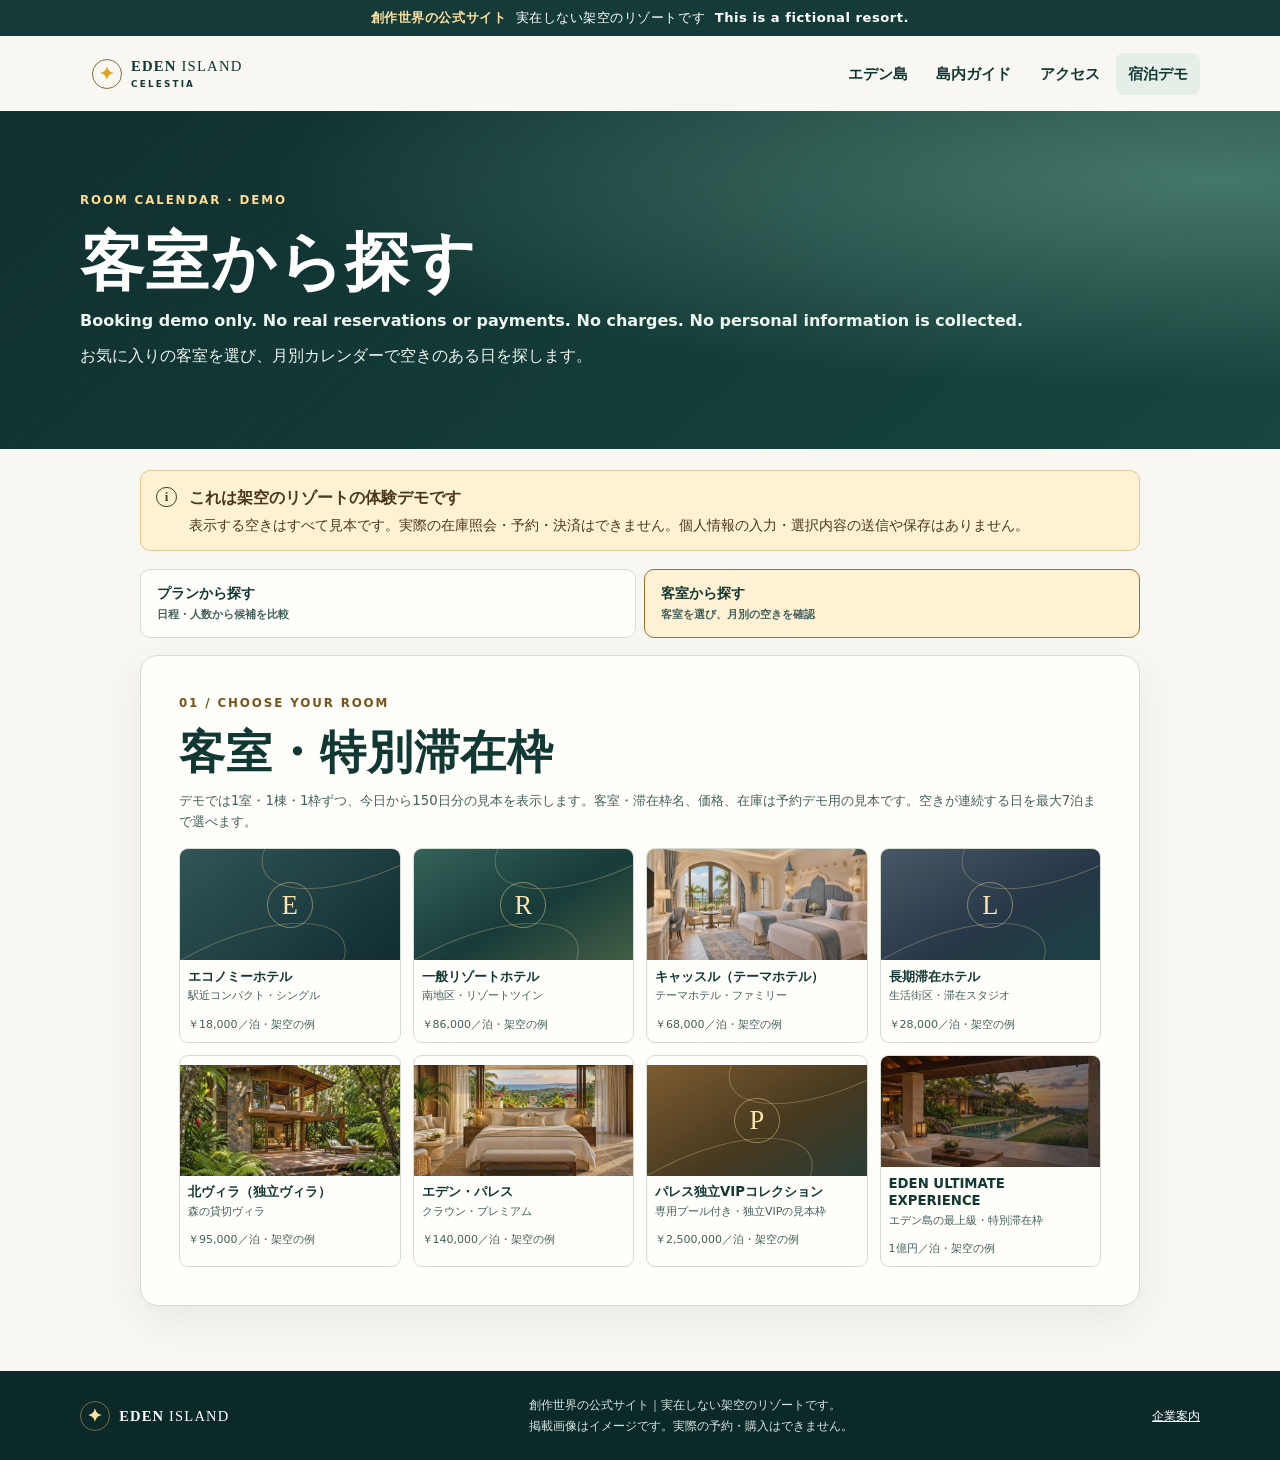
<file: rooms.html>
<!doctype html>
<html lang="ja"><head><meta charset="utf-8"><meta name="viewport" content="width=device-width,initial-scale=1"><meta name="color-scheme" content="light"><meta name="description" content="個人情報不要の架空の宿泊予約体験。実際の予約・決済はできません。"><meta name="referrer" content="no-referrer"><meta http-equiv="Content-Security-Policy" content="default-src 'self'; connect-src 'none'; object-src 'none'; base-uri 'none'; form-action 'none'"><title>客室の空室カレンダー | EDEN ISLAND</title><link rel="stylesheet" href="style.css"><script src="booking.js" defer></script><script src="rooms.js" defer></script><link rel="stylesheet" href="areas.css"></head>
<body><a class="skip" href="#main">本文へ移動</a><header><div class="fiction"><strong>創作世界の公式サイト</strong><span>実在しない架空のリゾートです</span><span lang="en" class="fiction-en">This is a fictional resort.</span></div><div class="nav wrap"><a class="brand" href="index.html"><span aria-hidden="true" class="brand-mark">✦</span><span>EDEN <b>ISLAND</b><small>CELESTIA</small></span></a><nav aria-label="メインメニュー"><a href="index.html">エデン島</a><a href="areas.html">島内ガイド</a><a href="access.html">アクセス</a><a href="booking.html" aria-current="page">宿泊デモ</a></nav></div></header>
<main id="main"><section class="compact"><div class="wrap"><p class="eyebrow light">ROOM CALENDAR · DEMO</p><h1>客室から探す</h1><p lang="en" class="demo-en">Booking demo only. No real reservations or payments. No charges. No personal information is collected.</p><p>お気に入りの客室を選び、月別カレンダーで空きのある日を探します。</p></div></section>
<div class="wrap booking">
<div class="notice"><span aria-hidden="true" class="dot">i</span><div><strong>これは架空のリゾートの体験デモです</strong><p>表示する空きはすべて見本です。実際の在庫照会・予約・決済はできません。個人情報の入力・選択内容の送信や保存はありません。</p></div></div>
<nav class="booking-modes" aria-label="探し方"><a href="booking.html"><strong>プランから探す</strong><small>日程・人数から候補を比較</small></a><a aria-current="page" href="rooms.html"><strong>客室から探す</strong><small>客室を選び、月別の空きを確認</small></a></nav>
<section class="panel" aria-labelledby="pick-room-title"><p class="eyebrow">01 / CHOOSE YOUR ROOM</p><h2 id="pick-room-title">客室・特別滞在枠</h2><p class="fine">デモでは1室・1棟・1枠ずつ、今日から150日分の見本を表示します。客室・滞在枠名、価格、在庫は予約デモ用の見本です。空きが連続する日を最大7泊まで選べます。</p><div id="room-picks" class="room-picks"></div><noscript><p>このデモにはJavaScriptが必要です。</p></noscript></section>
<section id="calendar-section" class="panel section-inner" hidden aria-labelledby="calendar-title"><p class="eyebrow">02 / SELECT YOUR DATES</p><h2 id="calendar-title" tabindex="-1">空室カレンダー</h2><p id="calendar-plan" class="plan-name"></p><p id="calendar-description" class="fine"></p><p class="fine" id="next-day"></p><p class="fine">島の現地日付（UTC−8）。チェックイン日に○の日を選び、続けて空いている泊数を指定します。</p>
<div class="month-controls"><button class="arrow-btn" type="button" id="prev-month" aria-label="前の月">←</button><h3 id="calendar-month" aria-live="polite"></h3><button class="arrow-btn" type="button" id="next-month" aria-label="次の月">→</button></div>
<div class="cal-grid" id="calendar-grid"></div><p class="fine">○ 空き（見本）　× 空きなし（見本）　― 過去・範囲外</p>
<div class="calendar-selection" id="calendar-selection" hidden><p><strong id="selected-day"></strong></p><div class="fields"><label>泊数<select id="room-nights"></select></label><label>大人<select id="room-adults"></select></label><label>お子さま<select id="room-children"></select></label></div><p id="room-total" class="fine" aria-live="polite"></p><button id="room-confirm" type="button" class="button ink">選んだ内容を確認 →</button></div></section>
<section id="room-summary" class="panel receipt" hidden aria-labelledby="room-summary-title"><p class="eyebrow">03 / DEMO ITINERARY</p><h2 id="room-summary-title" tabindex="-1">滞在内容の確認</h2><dl class="rail" id="room-summary-values"></dl><div class="notice"><span class="dot" aria-hidden="true">i</span><div><strong>デモはここまで。予約は成立していません。</strong><p>予約番号・確認メールは発行されず、個人情報の入力・送信や決済もありません。</p></div></div><button class="button ink" id="room-edit" type="button">日程を選び直す ↑</button></section>
</div></main><footer><div class="wrap foot"><a class="brand" href="index.html"><span class="brand-mark" aria-hidden="true">✦</span><span>EDEN <b>ISLAND</b></span></a><div><p>創作世界の公式サイト｜実在しない架空のリゾートです。</p><p>掲載画像はイメージです。実際の予約・購入はできません。</p></div><a href="company.html">企業案内</a></div></footer></body></html>
</file>
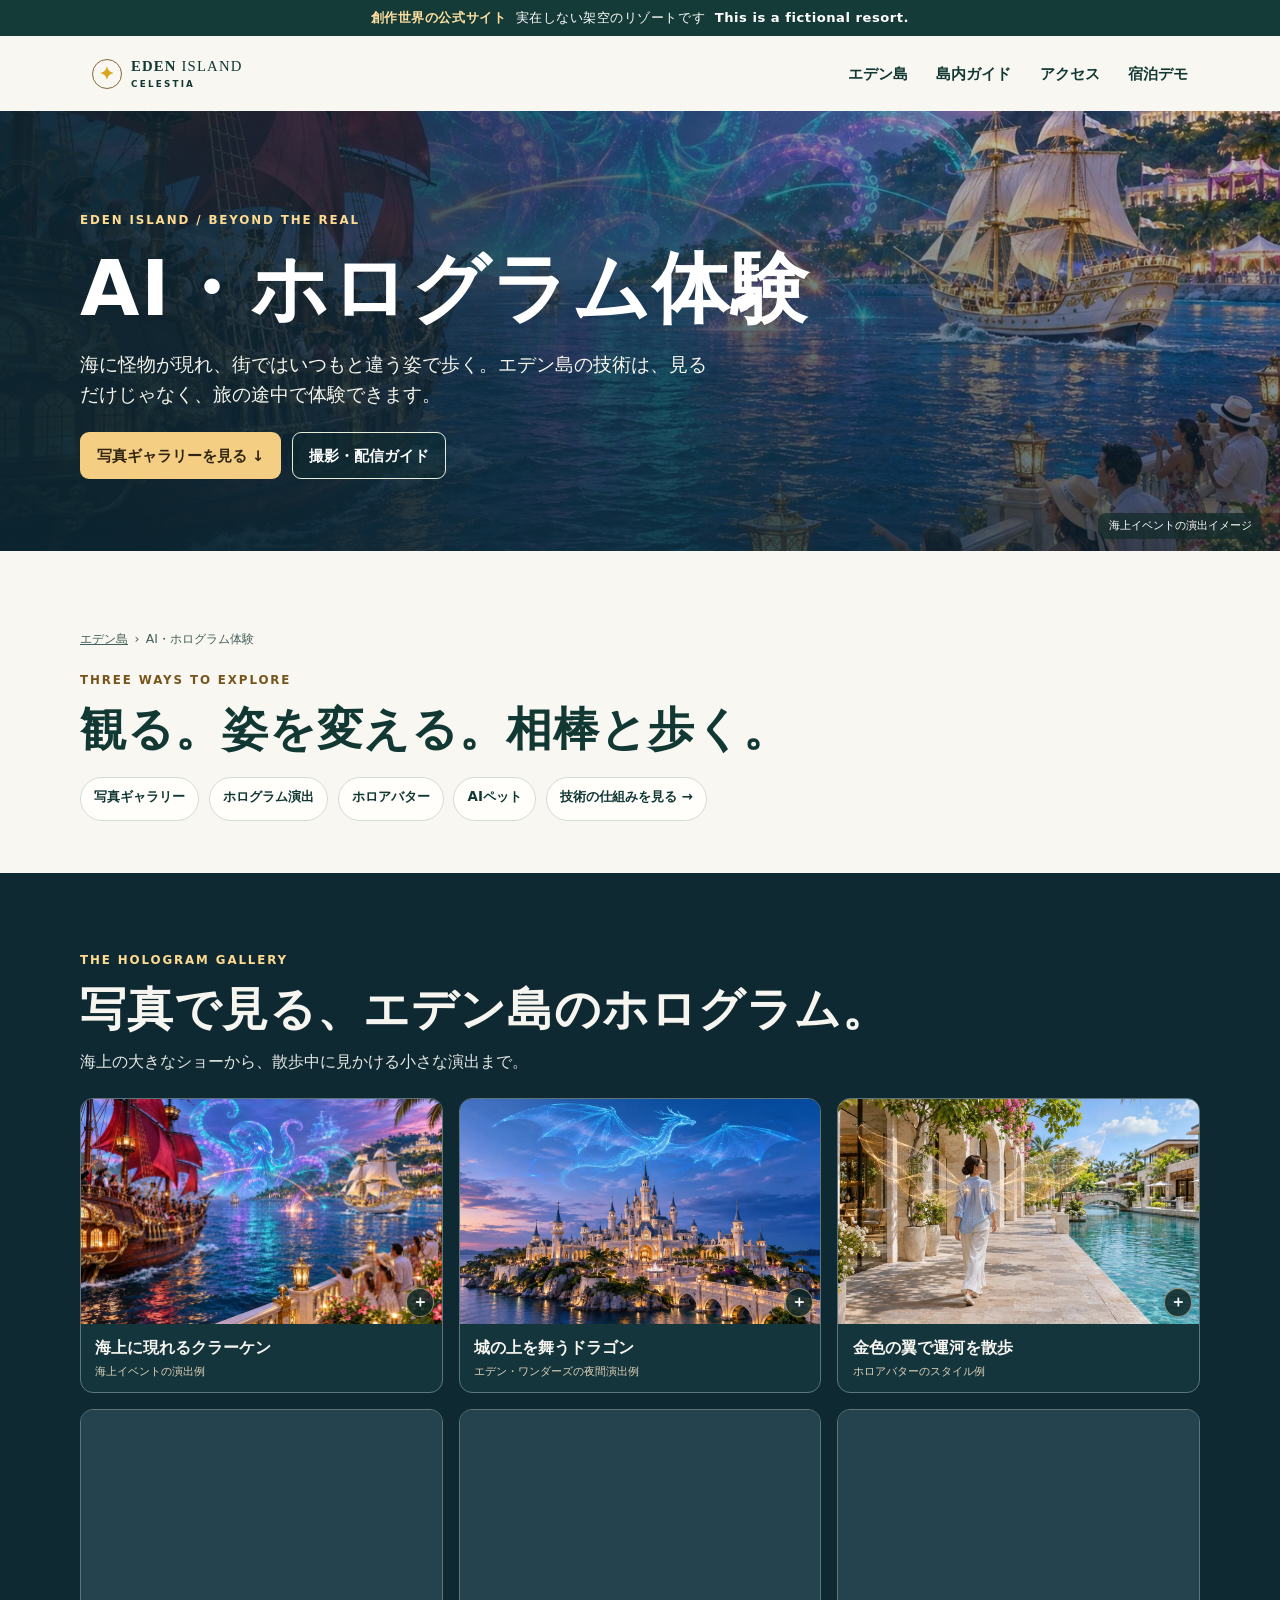
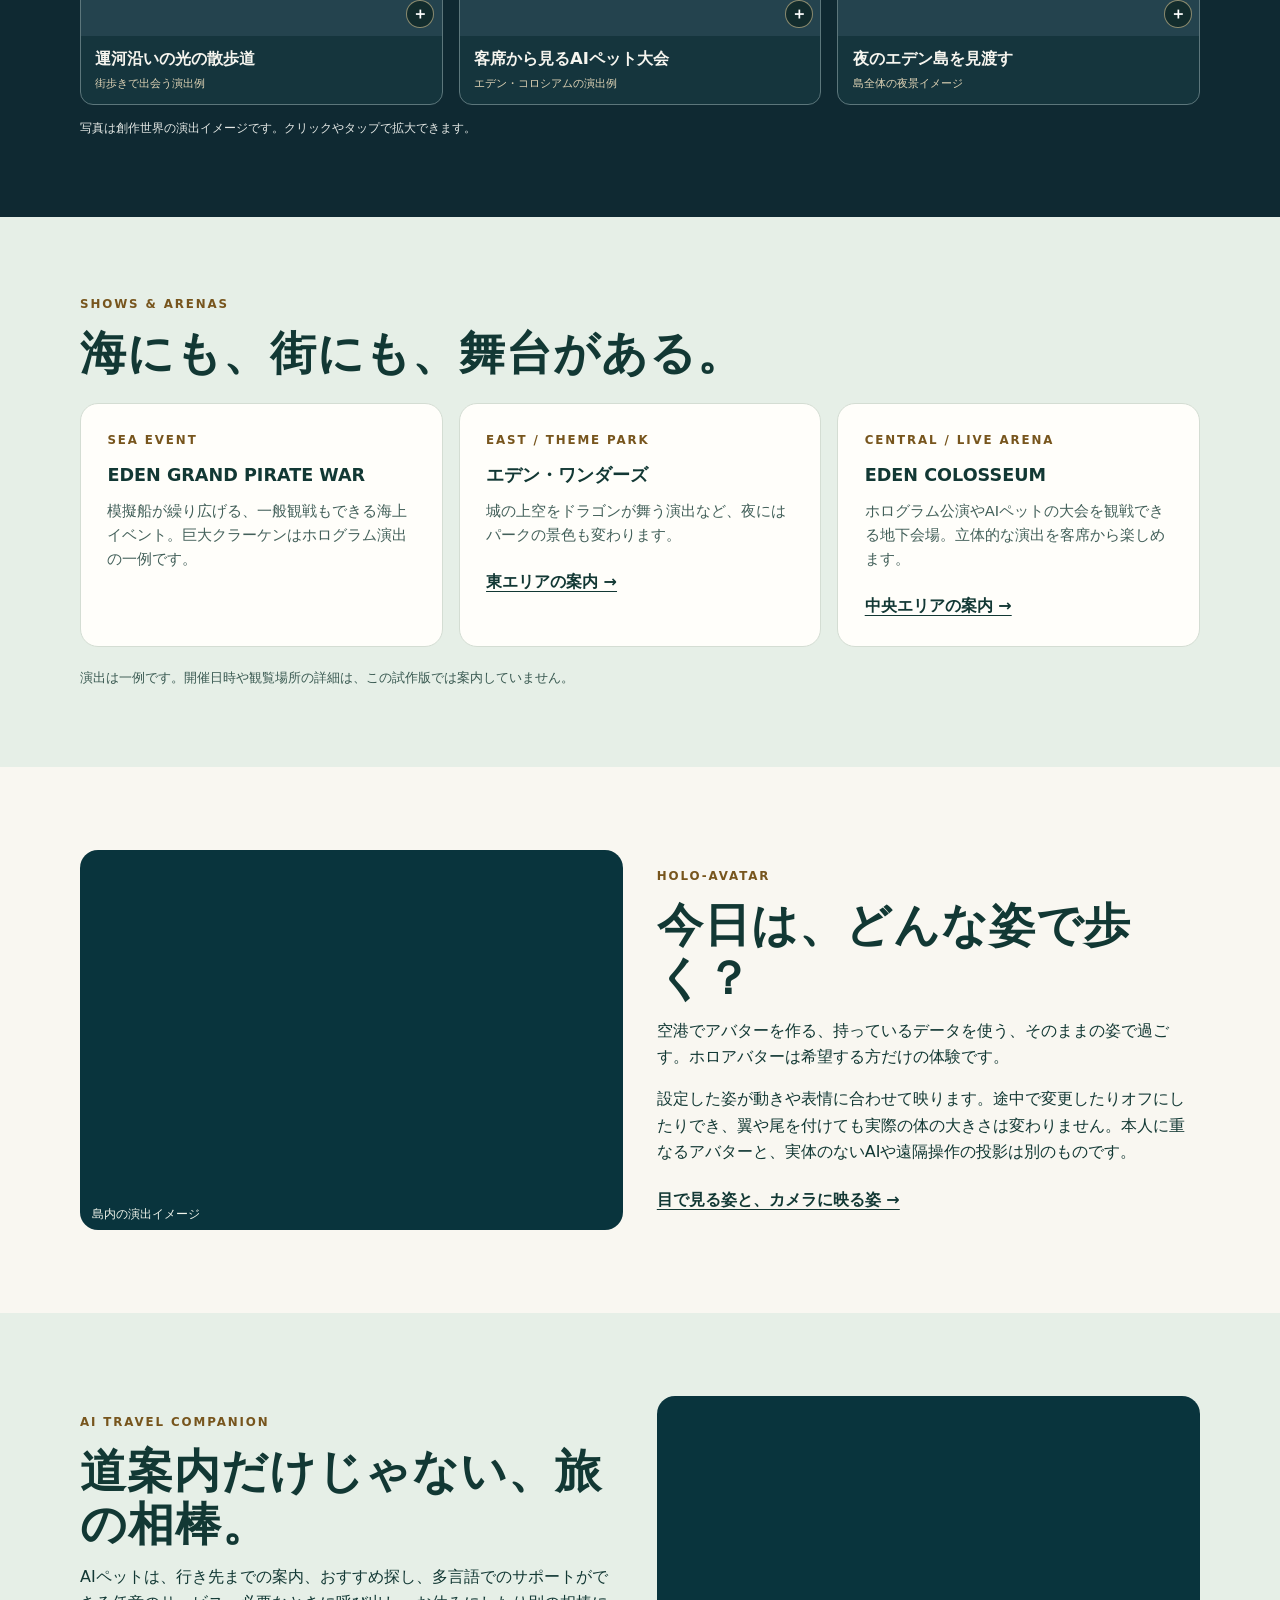
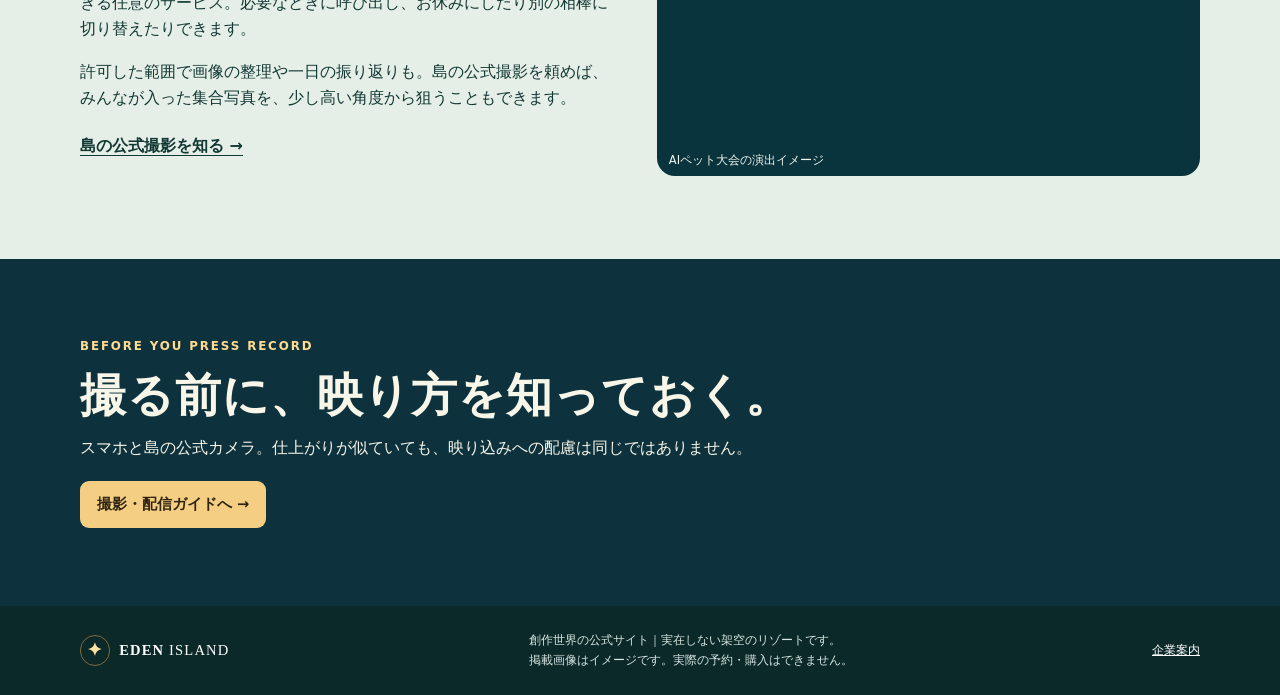
<file: technology.html>
<!doctype html>
<html lang="ja"><head><meta charset="utf-8"><meta name="viewport" content="width=device-width,initial-scale=1"><meta name="description" content="エデン島のホログラムショー、ホロアバター、AIペットを紹介する創作世界の観光案内。"><meta name="referrer" content="no-referrer"><meta http-equiv="Content-Security-Policy" content="default-src 'self'; connect-src 'none'; object-src 'none'; base-uri 'none'; form-action 'none'"><title>AI・ホログラム体験 | EDEN ISLAND</title><link rel="stylesheet" href="style.css"><link rel="stylesheet" href="areas.css"><link rel="stylesheet" href="technology.css"></head>
<body><a class="skip" href="#main">本文へ移動</a><header><div class="fiction"><strong>創作世界の公式サイト</strong><span>実在しない架空のリゾートです</span><span lang="en" class="fiction-en">This is a fictional resort.</span></div><div class="nav wrap"><a class="brand" href="index.html"><span aria-hidden="true" class="brand-mark">✦</span><span>EDEN <b>ISLAND</b><small>CELESTIA</small></span></a><nav aria-label="メインメニュー"><a href="index.html">エデン島</a><a href="areas.html">島内ガイド</a><a href="access.html">アクセス</a><a href="booking.html">宿泊デモ</a></nav></div></header><main id="main"><section class="area-hero tech-hero">
 <img src="kraken.webp" alt="エデン島の海上に出現した巨大なクラーケンのホログラム演出" fetchpriority="high">
 <div class="wrap"><p class="eyebrow light">EDEN ISLAND / BEYOND THE REAL</p><h1>AI・ホログラム体験</h1><p>海に怪物が現れ、街ではいつもと違う姿で歩く。エデン島の技術は、見るだけじゃなく、旅の途中で体験できます。</p><div class="actions"><a class="button gold" href="#gallery">写真ギャラリーを見る ↓</a><a class="button outline" href="photography.html">撮影・配信ガイド</a></div></div><span class="image-label">海上イベントの演出イメージ</span>
</section>
<section class="wrap section tech-intro"><div class="trail"><a href="index.html">エデン島</a><span aria-hidden="true">›</span><span>AI・ホログラム体験</span></div><p class="eyebrow">THREE WAYS TO EXPLORE</p><h2>観る。姿を変える。相棒と歩く。</h2><nav class="tech-hub-links" aria-label="体験の目次"><a href="#gallery">写真ギャラリー</a><a href="#shows">ホログラム演出</a><a href="#avatars">ホロアバター</a><a href="#pets">AIペット</a><a href="island-technology.html">技術の仕組みを見る →</a></nav></section>
<section class="holo-gallery" id="gallery"><div class="wrap section">
<p class="eyebrow light">THE HOLOGRAM GALLERY</p><h2>写真で見る、エデン島のホログラム。</h2>
<p>海上の大きなショーから、散歩中に見かける小さな演出まで。</p>
<div class="holo-grid"><figure class="holo-shot"><a href="kraken.webp" data-gallery-photo aria-label="海上に現れるクラーケンの写真を拡大"><img src="kraken.webp" alt="夜の海上に浮かび上がる巨大クラーケン" loading="lazy" decoding="async"><span aria-hidden="true" class="holo-zoom">＋</span></a><figcaption><strong>海上に現れるクラーケン</strong><small>海上イベントの演出例</small></figcaption></figure><figure class="holo-shot"><a href="hologram-dragon.webp" data-gallery-photo aria-label="城の上を舞うドラゴンの写真を拡大"><img src="hologram-dragon.webp" alt="夕暮れの城の上空を舞う、青く透けたドラゴン" loading="lazy" decoding="async"><span aria-hidden="true" class="holo-zoom">＋</span></a><figcaption><strong>城の上を舞うドラゴン</strong><small>エデン・ワンダーズの夜間演出例</small></figcaption></figure><figure class="holo-shot"><a href="holo-avatar-guest.webp" data-gallery-photo aria-label="金色の翼で運河を散歩の写真を拡大"><img src="holo-avatar-guest.webp" alt="運河沿いを、金色の光の翼を付けたアバターで歩く来島者" loading="lazy" decoding="async"><span aria-hidden="true" class="holo-zoom">＋</span></a><figcaption><strong>金色の翼で運河を散歩</strong><small>ホロアバターのスタイル例</small></figcaption></figure><figure class="holo-shot"><a href="hologram-walk.webp" data-gallery-photo aria-label="運河沿いの光の散歩道の写真を拡大"><img src="hologram-walk.webp" alt="水辺の遊歩道に広がるホログラムの光景" loading="lazy" decoding="async"><span aria-hidden="true" class="holo-zoom">＋</span></a><figcaption><strong>運河沿いの光の散歩道</strong><small>街歩きで出会う演出例</small></figcaption></figure><figure class="holo-shot"><a href="pet-arena.webp" data-gallery-photo aria-label="客席から見るAIペット大会の写真を拡大"><img src="pet-arena.webp" alt="客席に囲まれたアリーナで展開するAIペット大会の光の演出" loading="lazy" decoding="async"><span aria-hidden="true" class="holo-zoom">＋</span></a><figcaption><strong>客席から見るAIペット大会</strong><small>エデン・コロシアムの演出例</small></figcaption></figure><figure class="holo-shot"><a href="eden-after-dark.webp" data-gallery-photo aria-label="夜のエデン島を見渡すの写真を拡大"><img src="eden-after-dark.webp" alt="夜の海に浮かぶ、ホログラム演出で彩られたエデン島の全景" loading="lazy" decoding="async"><span aria-hidden="true" class="holo-zoom">＋</span></a><figcaption><strong>夜のエデン島を見渡す</strong><small>島全体の夜景イメージ</small></figcaption></figure></div>
<p class="holo-note">写真は創作世界の演出イメージです。クリックやタップで拡大できます。</p>
<dialog class="holo-dialog" id="holo-lightbox" aria-labelledby="holo-caption">
<div class="holo-lightbox-top"><p id="holo-caption"></p><button type="button" class="holo-close" aria-label="写真を閉じる" autofocus>×</button></div>
<img id="holo-enlarged" alt="">
<div class="holo-controls"><button type="button" data-picture-step="-1">← 前の写真</button><span id="holo-counter" aria-live="polite"></span><button type="button" data-picture-step="1">次の写真 →</button></div>
</dialog></div></section><section class="tint" id="shows"><div class="wrap section"><p class="eyebrow">SHOWS & ARENAS</p><h2>海にも、街にも、舞台がある。</h2>
<div class="tech-boxes">
 <article class="tech-box"><p class="eyebrow">SEA EVENT</p><h3>EDEN GRAND PIRATE WAR</h3><p>模擬船が繰り広げる、一般観戦もできる海上イベント。巨大クラーケンはホログラム演出の一例です。</p></article>
 <article class="tech-box"><p class="eyebrow">EAST / THEME PARK</p><h3>エデン・ワンダーズ</h3><p>城の上空をドラゴンが舞う演出など、夜にはパークの景色も変わります。</p><a class="text-link" href="area-east.html#wonders">東エリアの案内 →</a></article>
 <article class="tech-box"><p class="eyebrow">CENTRAL / LIVE ARENA</p><h3>EDEN COLOSSEUM</h3><p>ホログラム公演やAIペットの大会を観戦できる地下会場。立体的な演出を客席から楽しめます。</p><a class="text-link" href="area-central.html#colosseum">中央エリアの案内 →</a></article>
</div><p class="photo-note">演出は一例です。開催日時や観覧場所の詳細は、この試作版では案内していません。</p></div></section>
<section class="wrap section tech-feature" id="avatars">
 <figure><img src="hologram-walk.webp" alt="水辺の遊歩道を彩る島のホログラム演出" loading="lazy" decoding="async"><figcaption>島内の演出イメージ</figcaption></figure>
 <div class="copy"><p class="eyebrow">HOLO-AVATAR</p><h2>今日は、どんな姿で歩く？</h2><p>空港でアバターを作る、持っているデータを使う、そのままの姿で過ごす。ホロアバターは希望する方だけの体験です。</p><p>設定した姿が動きや表情に合わせて映ります。途中で変更したりオフにしたりでき、翼や尾を付けても実際の体の大きさは変わりません。本人に重なるアバターと、実体のないAIや遠隔操作の投影は別のものです。</p><a class="text-link" href="photography.html#appearance">目で見る姿と、カメラに映る姿 →</a></div>
</section>
<section class="tint" id="pets"><div class="wrap section tech-feature reversed">
 <figure><img src="pet-arena.webp" alt="コロシアムの客席から見えるAIペット大会のホログラム演出" loading="lazy" decoding="async"><figcaption>AIペット大会の演出イメージ</figcaption></figure>
 <div class="copy"><p class="eyebrow">AI TRAVEL COMPANION</p><h2>道案内だけじゃない、旅の相棒。</h2><p>AIペットは、行き先までの案内、おすすめ探し、多言語でのサポートができる任意のサービス。必要なときに呼び出し、お休みにしたり別の相棒に切り替えたりできます。</p><p>許可した範囲で画像の整理や一日の振り返りも。島の公式撮影を頼めば、みんなが入った集合写真を、少し高い角度から狙うこともできます。</p><a class="text-link" href="photography.html#take">島の公式撮影を知る →</a></div>
</div></section>
<section class="tech-banner"><div class="wrap section"><p class="eyebrow light">BEFORE YOU PRESS RECORD</p><h2>撮る前に、映り方を知っておく。</h2><p>スマホと島の公式カメラ。仕上がりが似ていても、映り込みへの配慮は同じではありません。</p><a class="button gold" href="photography.html">撮影・配信ガイドへ →</a></div></section></main><footer><div class="wrap foot"><a class="brand" href="index.html"><span class="brand-mark" aria-hidden="true">✦</span><span>EDEN <b>ISLAND</b></span></a><div><p>創作世界の公式サイト｜実在しない架空のリゾートです。</p><p>掲載画像はイメージです。実際の予約・購入はできません。</p></div><a href="company.html">企業案内</a></div></footer><script src="hologram-gallery.js" defer></script></body></html>
</file>
<file: style.css>
:root{--ink:#123834;--deep:#0b2928;--paper:#f9f7f1;--white:#fffefa;--muted:#43605a;--line:#d4ddd3;--gold:#f4ce83;--gold-ink:#77551d;--mint:#e6efe7;--radius:18px;--shadow:0 14px 40px #12383413}*{box-sizing:border-box}html{scroll-behavior:smooth}body{margin:0;background:var(--paper);color:var(--ink);font:16px/1.65 system-ui,-apple-system,BlinkMacSystemFont,"Hiragino Sans","Yu Gothic",Meiryo,sans-serif}h1,h2,h3,p{margin:0}h1,h2{line-height:1.16;letter-spacing:.02em}h1{font-size:clamp(2.5rem,6vw,5.6rem)}h2{font-size:clamp(1.65rem,4vw,2.85rem)}h3{font-size:1.34rem;line-height:1.3}h3+p,h2+p{margin-top:.75rem}a{color:inherit}a:focus-visible,button:focus-visible,input:focus-visible,select:focus-visible,[tabindex="-1"]:focus-visible{outline:3px solid #c07815;outline-offset:4px}[hidden]{display:none!important}.wrap{width:min(100% - 36px,1120px);margin-inline:auto}.skip{position:absolute;left:1rem;top:-10rem;z-index:10;padding:.6rem;background:var(--white)}.skip:focus{top:.5rem}.fiction{background:#143b37;color:#fff;padding:.46rem .65rem;display:flex;flex-wrap:wrap;justify-content:center;gap:.12rem .6rem;font-size:.74rem;letter-spacing:.04em;text-align:center}.fiction strong{color:#ffe0a0}.nav{display:flex;align-items:center;justify-content:space-between;gap:10px;min-height:68px}.brand{display:inline-flex;align-items:center;gap:.55rem;text-decoration:none;font:700 .91rem/1 Georgia,serif;white-space:nowrap;letter-spacing:.08em}.brand b{font-weight:400}.brand small{display:block;font:600 .55rem/1 system-ui;letter-spacing:.25em;margin-top:.4rem}.brand-mark{border:1px solid #846939;border-radius:50%;display:grid;place-items:center;inline-size:1.9rem;block-size:1.9rem;color:goldenrod;font-size:1.13rem}nav{display:flex;gap:.3rem;align-items:center}nav a{padding:.5rem .52rem;border-radius:8px;text-decoration:none;font-size:.77rem;font-weight:700}nav a[aria-current],nav a:hover{background:var(--mint)}.hero{min-height:clamp(44rem,79vh,60rem);color:white;display:grid;align-items:center;position:relative;background:linear-gradient(90deg,#071f24ed 0%,#0b2d31ca 25%,#102b3680 57%,#183b4d36 100%),url("eden-aerial.webp") 60% center/cover,#153d47}.hero-copy{padding-block:72px 96px}.hero h1{line-height:1.14;font-weight:750}.hero p{margin:1.5rem 0;font-size:clamp(1.04rem,2vw,1.3rem);color:#f9f9ed}.eyebrow{font-weight:800;font-size:.74rem;letter-spacing:.16em;color:var(--gold-ink);margin-bottom:.85rem}.eyebrow.light{color:#ffdb91}.image-label{position:absolute;bottom:12px;right:18px;background:#122b2bba;padding:.28rem .65rem;border-radius:8px;font-size:.68rem}.actions{display:flex;gap:.67rem;flex-wrap:wrap}.button{padding:.72rem 1rem;min-height:47px;display:inline-flex;align-items:center;justify-content:center;gap:.6rem;border:1px solid transparent;border-radius:9px;text-decoration:none;font:700 .91rem/1.4 system-ui;cursor:pointer}.button:hover{filter:brightness(.92)}.gold{background:var(--gold);color:#302413}.outline{border-color:#e5eedd;background:#0c2c2c5c;color:white}.ink{background:var(--ink);color:#fff}.island-stats{display:grid;grid-template-columns:repeat(3,minmax(0,1fr));border:1px solid var(--line);border-radius:var(--radius);margin-top:-29px;background:var(--white);box-shadow:var(--shadow);position:relative}.island-stats div{padding:1rem .65rem;text-align:center}.island-stats div+div{border-left:1px solid var(--line)}.island-stats strong{display:block;font-size:clamp(1.35rem,4.6vw,2.1rem);line-height:1.2}.island-stats strong span,.island-stats small{font-size:.78rem}.island-stats small{display:block;margin-top:.4rem;color:var(--muted);line-height:1.3}.section{padding-block:clamp(42px,7vw,78px)}.section-heading{margin-bottom:1.6rem}.lodging,.mini,.panel,.result{border:1px solid var(--line);border-radius:var(--radius);background:var(--white);overflow:hidden}.lodging{display:grid}.suite-visual{min-height:230px;background:linear-gradient(145deg,#4c5e3910,#243e4030),url("palace-suite.webp") center center/cover,#93a490}.lodging-copy,.mini,.panel,.result-content{padding:clamp(18px,4.2vw,38px)}.split{display:grid;gap:13px;margin-top:14px}.text-link{display:inline-block;margin-top:1.35rem;font-weight:750;text-underline-offset:4px}.compact{padding:clamp(44px,8vw,80px) 0;background:radial-gradient(ellipse at 95% 20%,#46776b,transparent 55%),linear-gradient(140deg,#102f2f,#16463e);color:white}.compact h1{font-size:clamp(2.3rem,6vw,4rem)}.compact p:not(.eyebrow){color:#edf5ee;margin-top:.65rem}.subhead{margin-top:2rem}.tint{background:var(--mint)}.rail{margin:1.25rem 0}.rail div{display:flex;justify-content:space-between;align-items:baseline;gap:.75rem;border-block-end:1px solid var(--line);padding:.62rem 0}.rail dt{color:var(--muted);font-weight:650}.rail dd{text-align:right;margin:0;font-weight:750}.fine{font-size:.83rem;color:var(--muted);line-height:1.6;margin-top:.6rem}.booking{padding-block:21px 65px;max-width:1000px}.notice{display:flex;align-items:flex-start;gap:.72rem;padding:.85rem .95rem;border-radius:10px;background:#fff1d4;border:1px solid #e3c891;color:#4c361a}.notice p{font-size:.87rem;margin-top:.17rem}.dot{border:1px solid currentColor;border-radius:50%;width:1.3rem;height:1.3rem;display:grid;place-items:center;font:700 .8rem/1 Georgia;flex:none;margin-top:.12rem}.steps{list-style:none;padding:0;display:grid;grid-template-columns:repeat(3,minmax(0,1fr));gap:.35rem;margin:1.15rem 0;font-size:clamp(.68rem,2.5vw,.88rem);font-weight:750}.steps li{padding:.46rem .2rem .48rem;border-bottom:3px solid var(--line);color:var(--muted);white-space:nowrap}.steps li[aria-current]{border-color:#aa762d;color:var(--ink)}.steps span{color:var(--gold-ink);font-size:.72rem}.panel{box-shadow:var(--shadow)}.block-head{margin-bottom:1.1rem}.block-head .eyebrow{margin-bottom:.35rem}.fields{display:grid;grid-template-columns:repeat(2,minmax(0,1fr));gap:.9rem}.fields label{font-weight:680;font-size:.89rem;min-width:0}.fields input,.fields select{display:block;width:100%;min-width:0;height:46px;border:1px solid #aabbad;border-radius:8px;padding:.35rem .4rem;background:white;color:var(--ink);font:inherit;font-size:16px;margin-top:.32rem}.panel .button{margin-top:1rem;width:100%}.form-error{font-weight:750;background:#fff0ed;color:#9b281c;border-radius:8px;padding:.45rem .6rem;margin-top:.6rem}.section-inner,.receipt{margin-top:1.6rem}.results{display:grid;gap:.9rem}.result{display:flex;flex-direction:column}.result-image{height:140px;background:linear-gradient(145deg,#d4ecbd38,#122f3d82),radial-gradient(ellipse at 65% 0%,#ccdbb6,#315d50 58%,#082e32)}.result-image.palace{background:linear-gradient(145deg,#d4ecbd19,#122f3d22),url("palace-suite.webp") center center/cover,#62796d}.result-image.theme{background:radial-gradient(ellipse at 72% 18%,#f1d08a,#7a614a 50%,#322f47)}.result-content{padding:1.15rem;flex:1;display:flex;flex-direction:column}.result-content p{margin-top:.4rem}.result-content .eyebrow{margin:0 0 .4rem;font-size:.67rem}.result-content .price{margin-top:auto;padding-top:1rem;font-size:1.1rem;font-weight:750}.result-content .button{margin-top:.75rem;width:100%}.result-description{font-size:.89rem;color:var(--muted)}.result .fine{font-size:.73rem}.plan-name{font-weight:750;font-size:1.2rem}.foot{display:flex;gap:1rem;flex-wrap:wrap;justify-content:space-between;align-items:center;padding-block:1.5rem}.foot p,.foot>a:last-child{font-size:.78rem}.foot p{color:#d7e6e2}footer{background:var(--deep);color:#fff}footer .brand-mark{color:#ffe1a0}@media(min-width:650px){.wrap{width:min(100% - 64px,1120px)}.booking{max-width:1000px}.nav a{font-size:.92rem;padding:.56rem .74rem}.fiction{font-size:.82rem}.lodging{grid-template-columns:1.05fr 1fr;align-items:stretch}.split{grid-template-columns:repeat(2,minmax(0,1fr))}.fields{grid-template-columns:repeat(3,minmax(0,1fr))}.panel .button{width:auto}.results{grid-template-columns:repeat(2,minmax(0,1fr))}}@media(min-width:900px){.results{grid-template-columns:repeat(3,minmax(0,1fr))}.nav{min-height:75px}}@media(max-width:360px){.nav{flex-wrap:wrap;padding-block:.55rem}.island-stats small{font-size:.66rem}.wrap{width:calc(100% - 28px)}}@media(prefers-reduced-motion:reduce){html{scroll-behavior:auto}}
.result-image.theme{background:linear-gradient(145deg,#f1d08a16,#322f472d),url("theme-hotel.webp") center center/cover,radial-gradient(ellipse at 72% 18%,#f1d08a,#7a614a 50%,#322f47)}.result-image.villa{background:linear-gradient(145deg,#d4ecbd16,#122f3d22),url("forest-villa.webp") center center/cover,radial-gradient(ellipse at 65% 0%,#ccdbb6,#315d50 58%,#082e32)}
.booking-modes{display:grid;grid-template-columns:repeat(2,minmax(0,1fr));gap:.55rem;margin:1.1rem 0}.booking-modes a{display:flex;flex-direction:column;align-items:flex-start;gap:.17rem;padding:.72rem .66rem;border:1px solid var(--line);text-decoration:none;font-size:.87rem;line-height:1.4;border-radius:10px;background:var(--white)}.booking-modes a[aria-current]{border-color:#9b732f;background:#fff1d4}.booking-modes small{color:var(--muted);font-size:.7rem}.result-image.ultimate{background:linear-gradient(120deg,#38241224,#181c23ad),url("ultimate-suite.webp") center/cover,#493d31}.room-picks{display:grid;gap:.75rem;margin-top:1rem;grid-template-columns:repeat(2,minmax(0,1fr))}.room-pick{border:1px solid var(--line);overflow:hidden;background:var(--white);color:var(--ink);border-radius:9px;padding:0;text-align:left;font:inherit;cursor:pointer}.room-pick[aria-pressed=true]{border:2px solid #997030;background:#fff1d4}.room-pick .result-image{height:84px}.room-pick span{display:block;padding:.48rem .5rem 0;font-size:.83rem;line-height:1.32;font-weight:750;overflow-wrap:anywhere}.room-pick small{display:block;padding:.24rem .5rem .5rem;font-size:.69rem;color:var(--muted)}.month-controls{display:flex;align-items:center;justify-content:space-between;gap:1rem;margin:1.05rem 0 .6rem}.arrow-btn{min-width:44px;min-height:44px;font:700 1.1rem/1 system-ui;border:1px solid var(--line);border-radius:8px;background:var(--paper);color:var(--ink);cursor:pointer}.arrow-btn:disabled{opacity:.45;cursor:default}.cal-grid{display:grid;grid-template-columns:repeat(7,minmax(0,1fr));gap:4px}.cal-grid .dow{text-align:center;font-size:.74rem;line-height:2}.day{min-width:0;min-height:45px;padding:0;border:1px solid var(--line);border-radius:5px;font:700 .85rem/1.1 system-ui;background:#e5f2e9;color:#143d31;cursor:pointer}.day span{display:block;font-size:.69rem;margin-top:.23rem}.day[disabled]{background:#f1efea;color:#59625d;cursor:not-allowed}.day.closed{background:#f8e9e4;color:#754637}.day[aria-pressed=true]{border:2px solid var(--ink);background:var(--ink);color:#fff}.day.stay{border:2px solid #b9914a;background:#fff0cb}.calendar-selection{margin-top:1.1rem;padding-top:.9rem;border-top:1px solid var(--line)}.calendar-selection .fields{margin-top:.65rem;grid-template-columns:repeat(3,minmax(0,1fr))}@media(min-width:760px){.room-picks{grid-template-columns:repeat(4,minmax(0,1fr))}.room-pick .result-image{height:111px}.day{min-height:60px}.booking-modes a{padding:.9rem 1rem}}
.result-image.graphic{display:grid;place-items:center;position:relative;overflow:hidden;background:linear-gradient(140deg,#325555,#102d32)}.result-image.graphic.resort{background:linear-gradient(150deg,#346359,#183b39 54%,#425e44)}.result-image.graphic.longstay{background:linear-gradient(150deg,#495867,#263747 58%,#1a4145)}.result-image.graphic.palacevip{background:linear-gradient(150deg,#7d5c31,#47391f 57%,#293d36)}.result-image.graphic::before,.result-image.graphic::after{content:"";position:absolute;inset:auto;width:112%;height:90%;border-radius:50%;border:1px solid #ffdc9c49;transform:translate(35%,-83%) rotate(-24deg)}.result-image.graphic::after{transform:translate(-24%,85%) rotate(-24deg)}.result-image .category-glyph{display:grid;place-items:center;inline-size:2.85rem;block-size:2.85rem;border:1px solid #ffdc9c72;border-radius:50%;padding:0;color:#ffe4ad;font:500 1.65rem/1 Georgia,serif}.room-pick .room-type{min-block-size:2.4em;line-height:1.25}

.fiction-en{font-weight:700}.demo-en{color:#fff4d6;font-weight:700;line-height:1.45}
</file>
<file: areas.css>
.nav nav{flex-wrap:wrap;justify-content:flex-end}
.area-hero{min-height:440px;position:relative;isolation:isolate;display:grid;align-items:end;background:#0b3134;color:#fff;overflow:hidden}
.area-hero:after{content:"";position:absolute;inset:0;z-index:-1;background:linear-gradient(85deg,#071f24ef,#1132339c 54%,#1032362b),linear-gradient(0deg,#0b2929a0,transparent 85%)}
.area-hero>img{position:absolute;inset:0;z-index:-2;width:100%;height:100%;object-fit:cover}
.area-hero .wrap{padding-block:4rem 4.5rem}.area-hero p:not(.eyebrow){max-width:34em;margin:1.05rem 0 0;font-size:clamp(.98rem,2vw,1.16rem)}.area-hero .actions{margin-top:1.35rem}.area-hero h1{font-size:clamp(2.45rem,6vw,5rem)}
.trail{display:flex;flex-wrap:wrap;gap:.4rem;align-items:center;margin-bottom:1.3rem;color:var(--muted);font-size:.78rem}
.explore-layout{display:grid;gap:1.6rem}.map-card{padding:clamp(12px,3vw,25px);background:#0d353a;color:#f9f5df;border-radius:var(--radius);margin:0;box-shadow:var(--shadow)}
.island-diagram{position:relative;isolation:isolate;aspect-ratio:5/4;background:radial-gradient(ellipse at 50% 55%,#256860,#0b303a 70%);overflow:hidden;border:1px solid #ffffff24;border-radius:13px}
.island-diagram svg{width:100%;height:100%;display:block}.map-card figcaption{padding:.8rem .25rem 0;color:#e4e5d4;font-size:.75rem}
.map-marker{position:absolute;left:var(--x);top:var(--y);transform:translate(-50%,-50%);min-width:54px;text-align:center;min-height:36px;padding:.35rem .5rem;display:inline-grid;place-items:center;border-radius:8px;background:#072d30;color:#fff6de;border:1px solid #e3cf94;text-decoration:none;white-space:nowrap;font-weight:750;font-size:clamp(.73rem,2.8vw,.93rem);box-shadow:0 2px 8px #06252a99;z-index:2}
.map-marker:hover,.map-marker:focus-visible{background:#fff0bd;color:#162f30}
.map-marker.north{--x:48%;--y:23%}.map-marker.west{--x:25%;--y:55%}.map-marker.central{--x:50%;--y:49%}.map-marker.east{--x:75%;--y:53%}.map-marker.south{--x:53%;--y:78%}
.area-list{display:grid;gap:.5rem;align-content:start}.area-list a{display:grid;grid-template-columns:3rem 1fr auto;gap:.6rem;align-items:center;text-decoration:none;border:1px solid var(--line);border-radius:11px;background:var(--white);padding:.65rem .8rem}
.area-list a:hover,.feature-links a:hover,.area-card:hover{border-color:#ac8a4a;background:#fffaf0}.area-list small:not(.area-kicker){display:block;color:var(--muted);line-height:1.35}.area-kicker{color:var(--gold-ink);font-size:.65rem;letter-spacing:.08em;font-weight:800}.area-list i{font-style:normal}
.area-grid{display:grid;grid-template-columns:repeat(2,minmax(0,1fr));gap:1rem}
.area-card{display:block;overflow:hidden;background:var(--white);border:1px solid var(--line);border-radius:var(--radius);text-decoration:none}.area-card img{display:block;width:100%;aspect-ratio:1.55;object-fit:cover}.area-card .copy{padding:clamp(.8rem,2.4vw,1.4rem)}.area-card .copy h3{font-size:clamp(1.03rem,2.3vw,1.4rem);margin:.3rem 0}.area-card .copy p{font-size:.86rem;color:var(--muted)}
.feature-links{display:flex;flex-wrap:wrap;gap:.55rem;margin:1.5rem 0 0}.feature-links a{display:inline-flex;align-items:center;min-height:44px;border-radius:999px;border:1px solid var(--line);background:var(--white);padding:.48rem .85rem;text-decoration:none;font-weight:700;font-size:.84rem}
.feature-list{display:grid;gap:1rem;margin-top:1.3rem}.feature{display:grid;border:1px solid var(--line);background:var(--white);border-radius:var(--radius);overflow:hidden;scroll-margin-top:1rem}
.feature figure{margin:0;background:#38625b}.feature img{height:100%;width:100%;aspect-ratio:1.72;display:block;object-fit:cover}.feature .copy{padding:clamp(1.05rem,3.2vw,2.5rem);align-self:center}.feature .copy h3{font-size:clamp(1.3rem,2.8vw,1.95rem)}.feature .copy .arrival{font-size:.79rem;color:var(--muted);padding-top:.85rem;border-top:1px solid var(--line);margin-top:1rem}
.area-footer-links{display:flex;flex-wrap:wrap;gap:.6rem;margin-top:1.2rem}.area-footer-links a{white-space:normal}
@media(min-width:760px){.explore-layout{grid-template-columns:1.12fr 1fr;align-items:center}.area-grid{grid-template-columns:repeat(3,minmax(0,1fr))}.feature{grid-template-columns:.95fr 1fr}.feature:nth-child(even) figure{order:2}}
@media(max-width:500px){.nav{flex-wrap:wrap;justify-content:center;gap:4px;padding-block:.52rem}.nav nav{justify-content:center}.nav nav a{padding:.42rem .48rem}.area-hero{min-height:370px}.area-hero .wrap{padding-block:2.7rem 3.2rem}.area-grid{gap:.6rem}.area-card .copy p{font-size:.79rem}}
.route-list{display:grid;grid-template-columns:repeat(auto-fit,minmax(min(100%,255px),1fr));gap:.65rem}.route-list>div{border:1px solid var(--line);border-radius:12px;background:var(--white);padding:.8rem .9rem}.route-list dt{font-weight:700}.route-list dt strong{display:inline-grid;place-items:center;min-width:1.65rem;min-height:1.65rem;background:var(--mint);border-radius:50%;margin-right:.25rem}.route-list dd{margin:.45rem 0 0;font-size:.83rem;color:var(--muted)}
</file>
<file: west.css>
.west-hero .west-sub{font-weight:780;margin-top:.6rem;color:#ffdd9b;letter-spacing:.06em}
.west-jump{justify-content:flex-start}
.west-section{padding-bottom:clamp(38px,6vw,70px)}
.west-grid{display:grid;gap:1rem;margin-top:1.4rem}
.west-card{overflow:hidden;background:var(--white);border:1px solid var(--line);border-radius:var(--radius);scroll-margin-top:1rem}
.west-card>img{width:100%;height:auto;aspect-ratio:16/9;object-fit:cover;display:block;background:#2a625f}
.west-copy{padding:clamp(1.05rem,3vw,1.9rem)}
.west-copy h3{font-size:clamp(1.3rem,2.5vw,1.85rem)}
.west-tag{display:inline-block;padding:.25rem .63rem;margin:.8rem .31rem 0 0;max-width:100%;border-radius:999px;background:#e9f4ed;color:#1c453a;font-size:.75rem;font-weight:700}
.west-text{border-top:3px solid #92afa4}
.west-night{position:relative;isolation:isolate;min-height:clamp(390px,49vw,525px);display:grid;align-items:end;overflow:hidden;border-radius:var(--radius);background:#0c292f;color:white;scroll-margin-top:1rem}
.west-night>img{position:absolute;inset:0;width:100%;height:100%;object-fit:cover;z-index:-2}
.west-night:after{content:"";position:absolute;inset:0;background:linear-gradient(0deg,#061c23f0 0%,#10272d95 45%,transparent 88%);z-index:-1}
.west-night .west-copy{max-width:44rem;padding:clamp(1.15rem,4vw,3.2rem)}
.west-night .west-tag{color:#fff4d6;background:#0d3038;border:1px solid #f9dc98a1}
.west-arrival .fine{margin-top:1rem}
@media(min-width:680px){.west-grid{grid-template-columns:repeat(2,minmax(0,1fr))}}
</file>
<file: company.css>
.capital-hero{position:relative;min-height:clamp(490px,70vh,690px);display:grid;align-items:center;color:#fff;background:linear-gradient(90deg,#092626f2 0%,#0b2b2be3 27%,#0b3332b8 55%,#102b2c70 100%),url("eden-aerial.webp") center 60%/cover,#102f2f}.capital-inner{padding-block:47px 78px}.capital-hero h1{font-size:clamp(1.6rem,3.1vw,2.35rem)}.capital-label{margin-top:1.5rem;font-weight:750;letter-spacing:.12em}.capital-figure{font:400 clamp(6.1rem,17vw,12rem)/.97 Georgia,serif;letter-spacing:-.065em;color:#ffdc95;font-variant-numeric:lining-nums}.capital-figure span{font:740 clamp(2.7rem,7.2vw,5.1rem)/1 system-ui,sans-serif;letter-spacing:0;margin-left:.15em}.capital-intro{margin-top:.8rem;font-size:clamp(.95rem,2.1vw,1.22rem);font-weight:650}.capital-jump{flex-wrap:wrap;margin-top:1.4rem;gap:.5rem}.capital-jump a{background:#0d2f2ecf;border:1px solid #a8c2b3a0;padding:.68rem .73rem}.capital-jump a:hover{background:#24504b}.allocation{display:grid;grid-template-columns:2fr 3fr;overflow:hidden;border-radius:10px;margin-top:1.6rem;min-height:2.7rem}.allocation span{display:grid;place-items:center;background:#efd295;color:#332715;font-weight:800}.allocation span+span{background:#205951;color:#fff}.cap-card{border-top:4px solid #c79031}.cap-card.tech{border-top-color:#205951}.cap-card h3 strong{display:block;margin-top:.15rem;font-size:clamp(2rem,5vw,3rem)}.milestones{display:grid;gap:.8rem;margin:1.25rem 0 0;padding:0;list-style:none;counter-reset:phase}.milestones li{counter-increment:phase;position:relative;padding:.9rem 1rem .9rem 3.45rem;border-top:1px solid var(--line)}.milestones li::before{content:"0" counter(phase);position:absolute;left:.75rem;top:.82rem;color:var(--gold-ink);font-size:1.02rem;font-weight:800}.milestones p{color:var(--muted);margin-top:.28rem} @media(max-width:430px){.capital-hero{background-position:59% center}.capital-inner{padding-block:43px 70px}.capital-jump a{font-size:.68rem;padding:.65rem .55rem}}
</file>
<file: technology.css>
.tech-hero{background:#0a2634}
.tech-hero:after{background:linear-gradient(90deg,#0b242fef 0%,#102b3aa6 48%,#10253928 85%),linear-gradient(0deg,#0a2535aa,transparent)}
.tech-hero p:not(.eyebrow){color:#f4f4ec}
.tech-intro{padding-bottom:clamp(22px,5vw,52px)}
.tech-intro h2,.tech-feature h2{max-width:21em}
.tech-hub-links{display:flex;flex-wrap:wrap;gap:.6rem;margin-top:1.25rem}
.tech-hub-links a{min-height:44px;border:1px solid var(--line);padding:.52rem .82rem;border-radius:999px;text-decoration:none;background:var(--white);font-weight:720;font-size:.84rem}
.tech-hub-links a:hover{background:#fff0d3;border-color:#9e793e}
.tech-feature{display:grid;gap:1.2rem;align-items:center}
.tech-feature figure{border-radius:var(--radius);overflow:hidden;margin:0;background:#09343d}
.tech-feature img{width:100%;display:block;aspect-ratio:1.56;object-fit:cover}
.tech-feature figcaption{padding:.4rem .75rem;color:#f1f5ec;font-size:.72rem}
.tech-feature .copy{padding:clamp(.4rem,2.3vw,1.35rem) 0}
.tech-feature .copy p+p:not(.eyebrow){margin-top:1rem}
.tech-boxes{display:grid;gap:1rem;margin-top:1.4rem}
.tech-box{border:1px solid var(--line);background:var(--white);border-radius:var(--radius);padding:clamp(1rem,3vw,1.65rem)}
.tech-box h3{font-size:1.1rem}.tech-box p:not(.eyebrow){font-size:.92rem;color:var(--muted)}
.tech-banner{background:#0e323d;color:#f7f6e8}.tech-banner p:not(.eyebrow){max-width:48rem}
.tech-banner .button{margin-top:1.2rem}
.photo-hero{background:radial-gradient(ellipse at 80% 8%,#31726f,#153d4a 40%,#0d2838 77%);color:white}
.photo-hero .wrap{padding-block:clamp(3.3rem,8vw,6.8rem)}
.photo-hero h1{font-size:clamp(2.3rem,6vw,5rem)}
.photo-hero p:not(.eyebrow){max-width:34rem;margin:1rem 0 1.4rem}
.photo-diagram{margin:1.35rem 0 0}
.photo-diagram figcaption{font-size:.79rem;color:var(--muted);margin:.75rem 0 0}
.photo-views{display:grid;gap:.65rem}
.photo-view{min-width:0;display:grid;grid-template-rows:auto auto 1fr;justify-items:start;gap:.55rem;border:1px solid var(--line);border-radius:var(--radius);padding:clamp(1rem,3vw,1.55rem);background:var(--white)}
.photo-view svg{width:54px;height:54px;padding:10px;border-radius:14px;color:#d2ad6a;background:#173c40}
.photo-view strong{font-size:1.03rem}
.photo-view p{font-size:.86rem;color:var(--muted)}
.photo-view-highlight{background:#e9f2ec;border-color:#b5c9ba}
.photo-details{display:grid;gap:.7rem;margin-top:1.25rem}
.photo-details details{background:var(--white);border:1px solid var(--line);border-radius:12px}
.photo-details summary{cursor:pointer;font-weight:750;padding:1rem}
.photo-details details>div{padding:0 1rem 1rem;color:var(--muted);max-width:75ch}
.photo-note{margin-top:1.25rem;color:#385850;font-size:.84rem}
.tech-toc{margin-bottom:.65rem}
.tech-links{display:flex;gap:.65rem;flex-wrap:wrap;margin-top:1.2rem}
@media(min-width:705px){.tech-feature{grid-template-columns:1fr 1fr;gap:2.1rem}.tech-feature.reversed figure{order:2}.tech-boxes,.photo-views{grid-template-columns:repeat(3,minmax(0,1fr))}}
.holo-gallery{background:#0f2932;color:#f6f5ef;scroll-margin-top:1rem}
.holo-gallery h2{max-width:25em}
.holo-gallery p:not(.eyebrow){color:#e5e9e6}
.holo-grid{display:grid;grid-template-columns:repeat(2,minmax(0,1fr));gap:clamp(.6rem,2.3vw,1rem);margin-top:1.4rem}
.holo-shot{min-width:0;margin:0;border:1px solid #5c767b;border-radius:13px;overflow:hidden;background:#15353d}
.holo-shot a{display:block;position:relative;color:#fff;outline-offset:-4px}
.holo-shot img{width:100%;display:block;aspect-ratio:16/10;object-fit:cover;background:#24434e}
.holo-zoom{position:absolute;right:.45rem;bottom:.45rem;border-radius:50%;background:#102829d9;border:1px solid #ffe5ac80;color:#fff;min-width:1.75rem;min-height:1.75rem;display:grid;place-items:center;font-weight:750}
.holo-shot a:hover .holo-zoom{background:#fff0c9;color:#1e3430}
.holo-shot figcaption{padding:.65rem .7rem;line-height:1.35}
.holo-shot strong,.holo-shot small{display:block}.holo-shot strong{font-size:clamp(.79rem,2.1vw,1.03rem)}.holo-shot small{margin-top:.33rem;font-size:.7rem;color:#e0d4b6}
.holo-note{font-size:.75rem;margin-top:.9rem}
.holo-dialog{max-width:min(92vw,1000px);max-height:92dvh;border:1px solid #66817f;border-radius:16px;padding:0;background:#0d262d;color:#fff;overscroll-behavior:contain}
.holo-dialog::backdrop{background:#000b}
.holo-lightbox-top,.holo-controls{display:flex;justify-content:space-between;align-items:center;gap:.45rem;padding:.55rem .7rem}
.holo-lightbox-top p{font-weight:750;font-size:.89rem}
.holo-dialog img{display:block;max-width:100%;max-height:68dvh;width:auto;height:auto;margin-inline:auto;object-fit:contain}
.holo-dialog button{cursor:pointer;min-height:44px;min-width:44px;border:1px solid #819898;border-radius:9px;background:#163e42;color:#fff;font:700 .8rem/1.1 system-ui;padding:.48rem .55rem}
.holo-dialog button:hover{background:#fff0cb;color:#163336}.holo-dialog .holo-close{font-size:1.48rem}
.holo-controls span{font-size:.75rem;white-space:nowrap}
@media(min-width:730px){.holo-grid{grid-template-columns:repeat(3,minmax(0,1fr))}.holo-shot figcaption{padding:.8rem .9rem}}

.tech-network{display:grid;grid-template-columns:repeat(auto-fit,minmax(min(100%,150px),1fr));gap:.65rem;margin:1.3rem 0 0}
.tech-network div{border:1px solid var(--line);border-top:3px solid #997946;border-radius:12px;padding:.8rem;background:var(--white)}
.tech-network dt{font-weight:800}.tech-network dd{margin:.28rem 0 0;font-size:.82rem;color:var(--muted)}
</file>
